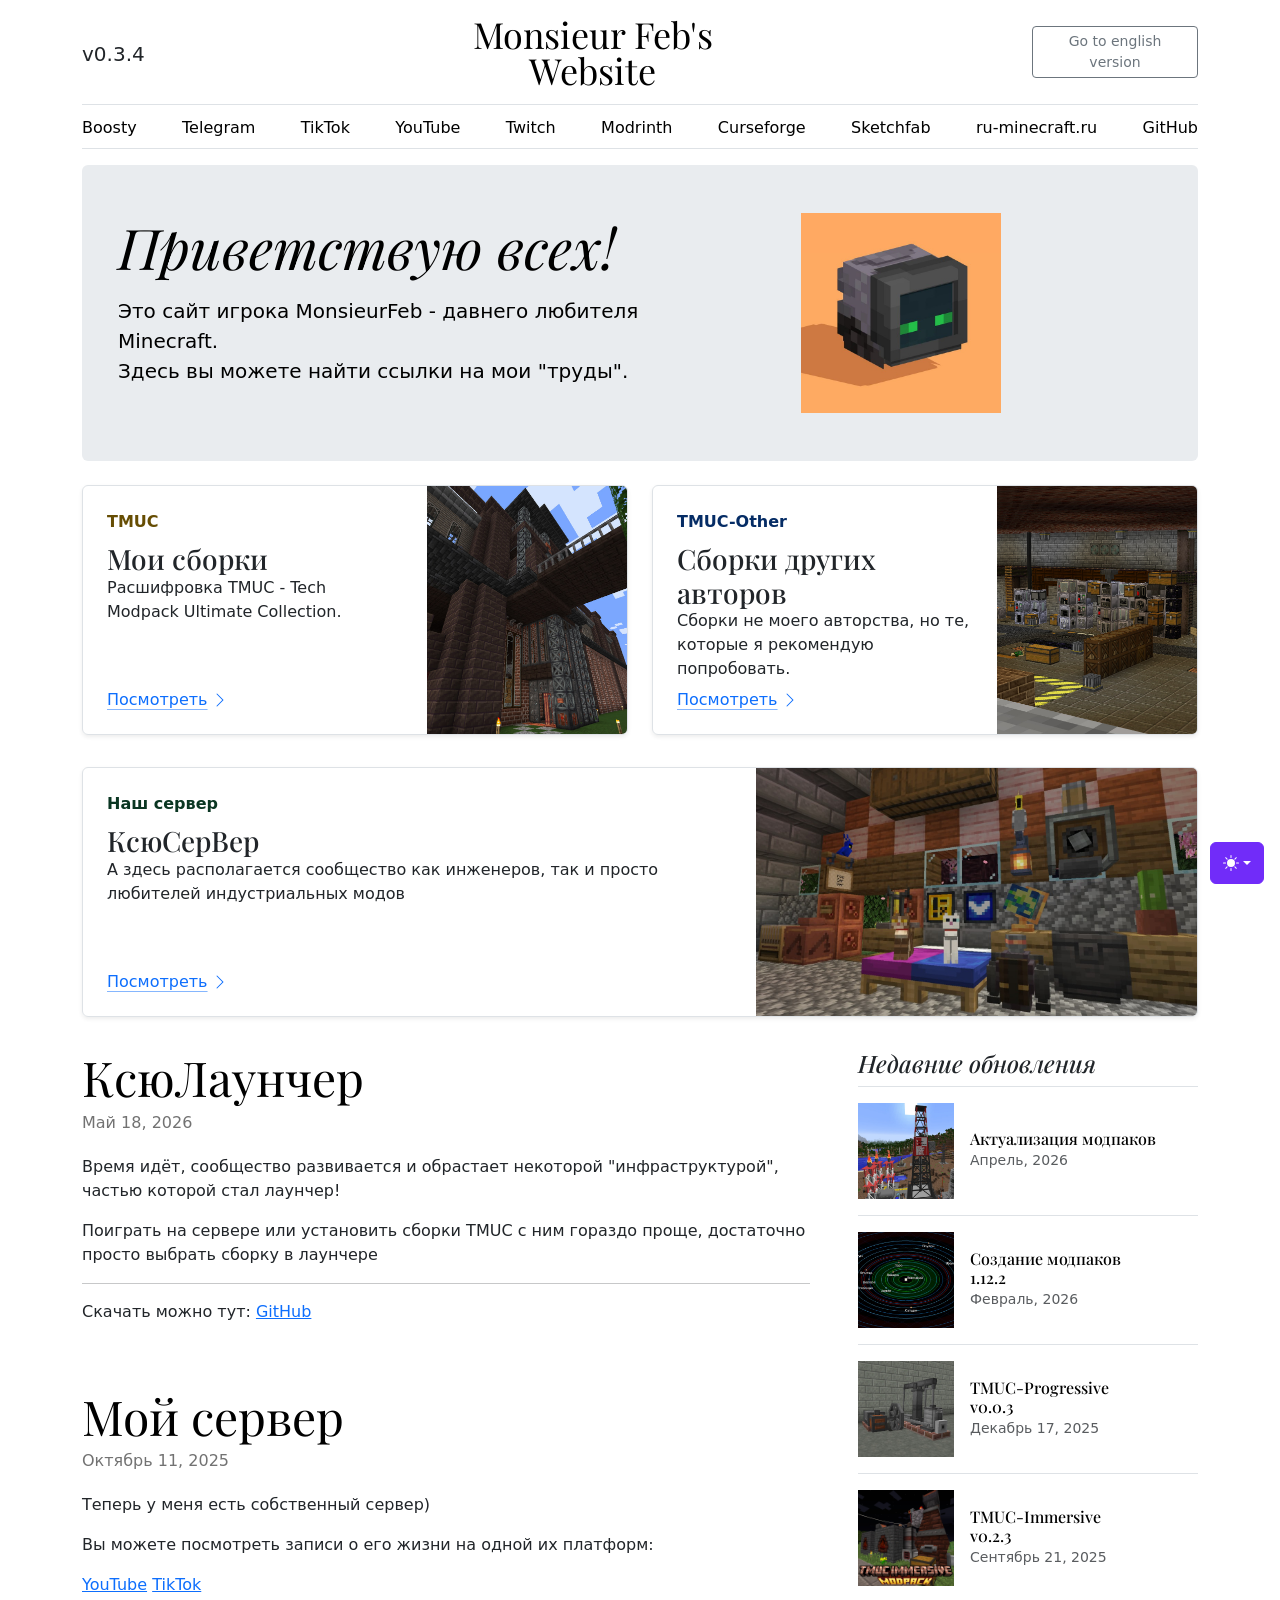
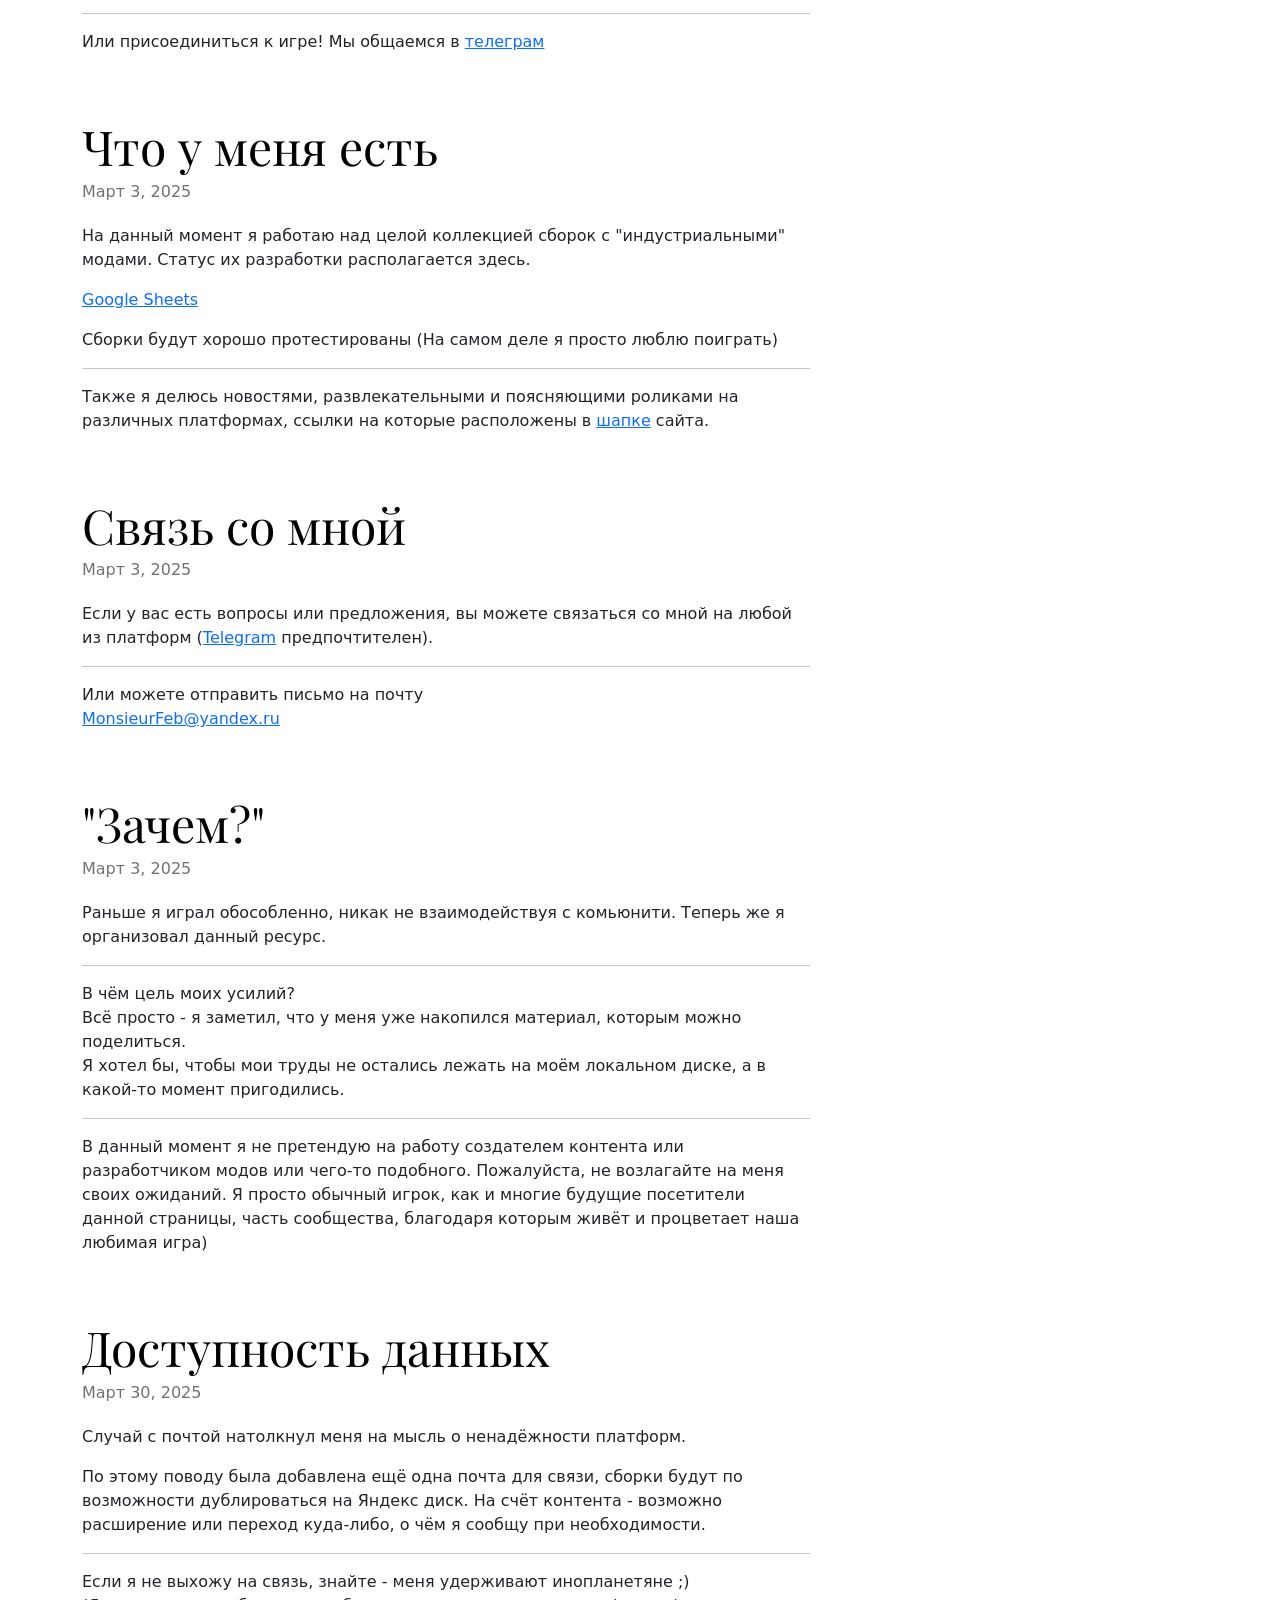
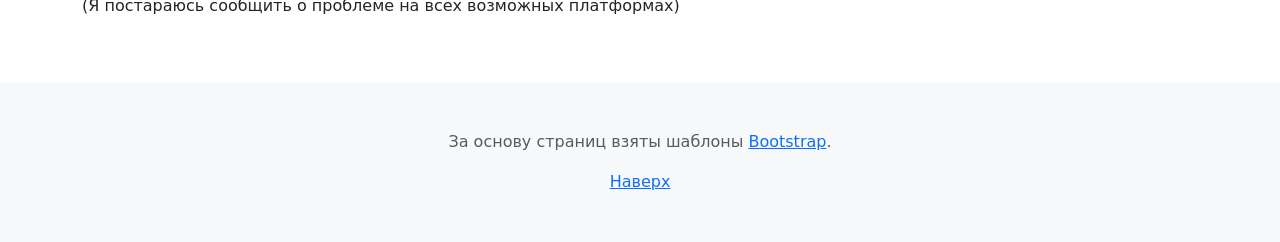
<file: index.html>
<!-- <link rel="canonical" href="https://getbootstrap.com/docs/5.3/examples/blog/"> -->
<!doctype html>
<html lang="ru" data-bs-theme="auto">
  <head><script src="./assets/js/color-modes.js"></script>

    <!-- SEO Метатеги -->
    <link rel="alternate" hreflang="en" href="https://monsieurfeb.github.io/eng.html" />
    <meta name="description" content="Главный хаб проекта MonsieurFeb. Новости разработки индустриальных сборок TMUC, обновления KsuLauncher, записи из жизни сервера и контакты автора.">
    <meta name="keywords" content="MonsieurFeb, хаб MonsieurFeb, новости майнкрафт, TMUC новости, KsuLauncher, КсюСерВер, индустриальный майнкрафт, блог игрока">
    <meta name="author" content="MonsieurFeb">
    <meta name="robots" content="index, follow">

    <!-- Open Graph (Маленькое превью для Telegram, Discord, VK) -->
    <meta property="og:type" content="website">
    <meta property="og:url" content="https://monsieurfeb.github.io/">
    <meta property="og:title" content="MonsieurFeb's Website — Главный хаб и новости">
    <meta property="og:description" content="Официальный сайт игрока MonsieurFeb. Новости проекта, ссылки на ресурсы, обновления модов и связь с автором.">
    <meta property="og:image" content="https://monsieurfeb.github.io/assets/brand/MonsieurFeb.jpg">

    <!-- Twitter Card (Компактный вид summary) -->
    <meta name="twitter:card" content="summary">
    <meta name="twitter:url" content="https://monsieurfeb.github.io/">
    <meta name="twitter:title" content="MonsieurFeb's Website">
    <meta name="twitter:description" content="Главный хаб проекта: новости индустриальных сборок TMUC, лаунчера и сервера.">
    <meta name="twitter:image" content="https://monsieurfeb.github.io/assets/brand/MonsieurFeb.jpg">

    <!-- Базовые метатеги для адаптивности и кодировки -->
    <meta charset="utf-8">
    <meta name="viewport" content="width=device-width, initial-scale=1">
    <title>MonsieurFeb | Главный хаб проекта</title>
    <link rel="icon" type="image/x-icon" href="assets/images/basic/favicon.ico">
    <link href="./assets/dist/css/bootstrap.min.css" rel="stylesheet">

    <style>
      .bd-placeholder-img {
        font-size: 1.125rem;
        text-anchor: middle;
        -webkit-user-select: none;
        -moz-user-select: none;
        user-select: none;
      }

      @media (min-width: 768px) {
        .bd-placeholder-img-lg {
          font-size: 3.5rem;
        }
      }

      .b-example-divider {
        width: 100%;
        height: 3rem;
        background-color: rgba(0, 0, 0, .1);
        border: solid rgba(0, 0, 0, .15);
        border-width: 1px 0;
        box-shadow: inset 0 .5em 1.5em rgba(0, 0, 0, .1), inset 0 .125em .5em rgba(0, 0, 0, .15);
      }

      .b-example-vr {
        flex-shrink: 0;
        width: 1.5rem;
        height: 100vh;
      }

      .bi {
        vertical-align: -.125em;
        fill: currentColor;
      }

      .nav-scroller {
        position: relative;
        z-index: 2;
        height: 2.75rem;
        overflow-y: hidden;
      }

      .nav-scroller .nav {
        display: flex;
        flex-wrap: nowrap;
        padding-bottom: 1rem;
        margin-top: -1px;
        overflow-x: auto;
        text-align: center;
        white-space: nowrap;
        -webkit-overflow-scrolling: touch;
      }

      .btn-bd-primary {
        --bd-violet-bg: #712cf9;
        --bd-violet-rgb: 112.520718, 44.062154, 249.437846;

        --bs-btn-font-weight: 600;
        --bs-btn-color: var(--bs-white);
        --bs-btn-bg: var(--bd-violet-bg);
        --bs-btn-border-color: var(--bd-violet-bg);
        --bs-btn-hover-color: var(--bs-white);
        --bs-btn-hover-bg: #6528e0;
        --bs-btn-hover-border-color: #6528e0;
        --bs-btn-focus-shadow-rgb: var(--bd-violet-rgb);
        --bs-btn-active-color: var(--bs-btn-hover-color);
        --bs-btn-active-bg: #5a23c8;
        --bs-btn-active-border-color: #5a23c8;
      }

      .bd-mode-toggle {
        z-index: 1500;
      }

      .bd-mode-toggle .dropdown-menu .active .bi {
        display: block !important;
      }
    </style>
    
    <!-- Custom styles for this template -->
    <link href="https://fonts.googleapis.com/css?family=Playfair&#43;Display:700,900&amp;display=swap" rel="stylesheet">
    <!-- Custom styles for this template -->
    <link href="assets/css/blog.css" rel="stylesheet">
    <meta name="google-site-verification" content="H0S3NnXtul935IEePgaw74tZ9kMzsE6bho9nnLxBcjw" />
    <meta name="yandex-verification" content="38055731cee8d27a" />
  </head>
  <body>
    <svg xmlns="http://www.w3.org/2000/svg" class="d-none">
      <symbol id="check2" viewBox="0 0 16 16">
        <path d="M13.854 3.646a.5.5 0 0 1 0 .708l-7 7a.5.5 0 0 1-.708 0l-3.5-3.5a.5.5 0 1 1 .708-.708L6.5 10.293l6.646-6.647a.5.5 0 0 1 .708 0z"/>
      </symbol>
      <symbol id="circle-half" viewBox="0 0 16 16">
        <path d="M8 15A7 7 0 1 0 8 1v14zm0 1A8 8 0 1 1 8 0a8 8 0 0 1 0 16z"/>
      </symbol>
      <symbol id="moon-stars-fill" viewBox="0 0 16 16">
        <path d="M6 .278a.768.768 0 0 1 .08.858 7.208 7.208 0 0 0-.878 3.46c0 4.021 3.278 7.277 7.318 7.277.527 0 1.04-.055 1.533-.16a.787.787 0 0 1 .81.316.733.733 0 0 1-.031.893A8.349 8.349 0 0 1 8.344 16C3.734 16 0 12.286 0 7.71 0 4.266 2.114 1.312 5.124.06A.752.752 0 0 1 6 .278z"/>
        <path d="M10.794 3.148a.217.217 0 0 1 .412 0l.387 1.162c.173.518.579.924 1.097 1.097l1.162.387a.217.217 0 0 1 0 .412l-1.162.387a1.734 1.734 0 0 0-1.097 1.097l-.387 1.162a.217.217 0 0 1-.412 0l-.387-1.162A1.734 1.734 0 0 0 9.31 6.593l-1.162-.387a.217.217 0 0 1 0-.412l1.162-.387a1.734 1.734 0 0 0 1.097-1.097l.387-1.162zM13.863.099a.145.145 0 0 1 .274 0l.258.774c.115.346.386.617.732.732l.774.258a.145.145 0 0 1 0 .274l-.774.258a1.156 1.156 0 0 0-.732.732l-.258.774a.145.145 0 0 1-.274 0l-.258-.774a1.156 1.156 0 0 0-.732-.732l-.774-.258a.145.145 0 0 1 0-.274l.774-.258c.346-.115.617-.386.732-.732L13.863.1z"/>
      </symbol>
      <symbol id="sun-fill" viewBox="0 0 16 16">
        <path d="M8 12a4 4 0 1 0 0-8 4 4 0 0 0 0 8zM8 0a.5.5 0 0 1 .5.5v2a.5.5 0 0 1-1 0v-2A.5.5 0 0 1 8 0zm0 13a.5.5 0 0 1 .5.5v2a.5.5 0 0 1-1 0v-2A.5.5 0 0 1 8 13zm8-5a.5.5 0 0 1-.5.5h-2a.5.5 0 0 1 0-1h2a.5.5 0 0 1 .5.5zM3 8a.5.5 0 0 1-.5.5h-2a.5.5 0 0 1 0-1h2A.5.5 0 0 1 3 8zm10.657-5.657a.5.5 0 0 1 0 .707l-1.414 1.415a.5.5 0 1 1-.707-.708l1.414-1.414a.5.5 0 0 1 .707 0zm-9.193 9.193a.5.5 0 0 1 0 .707L3.05 13.657a.5.5 0 0 1-.707-.707l1.414-1.414a.5.5 0 0 1 .707 0zm9.193 2.121a.5.5 0 0 1-.707 0l-1.414-1.414a.5.5 0 0 1 .707-.707l1.414 1.414a.5.5 0 0 1 0 .707zM4.464 4.465a.5.5 0 0 1-.707 0L2.343 3.05a.5.5 0 1 1 .707-.707l1.414 1.414a.5.5 0 0 1 0 .708z"/>
      </symbol>
    </svg>

    <div class="dropdown position-fixed bottom-0 end-0 mb-3 me-3 bd-mode-toggle">
      <button class="btn btn-bd-primary py-2 dropdown-toggle d-flex align-items-center"
              id="bd-theme"
              type="button"
              aria-expanded="false"
              data-bs-toggle="dropdown"
              aria-label="Toggle theme (auto)">
        <svg class="bi my-1 theme-icon-active" width="1em" height="1em"><use href="#circle-half"></use></svg>
        <span class="visually-hidden" id="bd-theme-text">Toggle theme</span>
      </button>
      <ul class="dropdown-menu dropdown-menu-end shadow" aria-labelledby="bd-theme-text">
        <li>
          <button type="button" class="dropdown-item d-flex align-items-center" data-bs-theme-value="light" aria-pressed="false">
            <svg class="bi me-2 opacity-50" width="1em" height="1em"><use href="#sun-fill"></use></svg>
            Светлая
            <svg class="bi ms-auto d-none" width="1em" height="1em"><use href="#check2"></use></svg>
          </button>
        </li>
        <li>
          <button type="button" class="dropdown-item d-flex align-items-center" data-bs-theme-value="dark" aria-pressed="false">
            <svg class="bi me-2 opacity-50" width="1em" height="1em"><use href="#moon-stars-fill"></use></svg>
            Тёмная
            <svg class="bi ms-auto d-none" width="1em" height="1em"><use href="#check2"></use></svg>
          </button>
        </li>
        <li>
          <button type="button" class="dropdown-item d-flex align-items-center active" data-bs-theme-value="auto" aria-pressed="true">
            <svg class="bi me-2 opacity-50" width="1em" height="1em"><use href="#circle-half"></use></svg>
            Системная
            <svg class="bi ms-auto d-none" width="1em" height="1em"><use href="#check2"></use></svg>
          </button>
        </li>
      </ul>
    </div>

    <svg xmlns="http://www.w3.org/2000/svg" class="d-none">
      <symbol id="aperture" fill="none" stroke="currentColor" stroke-linecap="round" stroke-linejoin="round" stroke-width="2" viewBox="0 0 24 24">
        <circle cx="12" cy="12" r="10"/>
        <path d="M14.31 8l5.74 9.94M9.69 8h11.48M7.38 12l5.74-9.94M9.69 16L3.95 6.06M14.31 16H2.83m13.79-4l-5.74 9.94"/>
      </symbol>
      <symbol id="cart" viewBox="0 0 16 16">
        <path d="M0 1.5A.5.5 0 0 1 .5 1H2a.5.5 0 0 1 .485.379L2.89 3H14.5a.5.5 0 0 1 .49.598l-1 5a.5.5 0 0 1-.465.401l-9.397.472L4.415 11H13a.5.5 0 0 1 0 1H4a.5.5 0 0 1-.491-.408L2.01 3.607 1.61 2H.5a.5.5 0 0 1-.5-.5zM3.102 4l.84 4.479 9.144-.459L13.89 4H3.102zM5 12a2 2 0 1 0 0 4 2 2 0 0 0 0-4zm7 0a2 2 0 1 0 0 4 2 2 0 0 0 0-4zm-7 1a1 1 0 1 1 0 2 1 1 0 0 1 0-2zm7 0a1 1 0 1 1 0 2 1 1 0 0 1 0-2z"/>
      </symbol>
      <symbol id="chevron-right" viewBox="0 0 16 16">
        <path fill-rule="evenodd" d="M4.646 1.646a.5.5 0 0 1 .708 0l6 6a.5.5 0 0 1 0 .708l-6 6a.5.5 0 0 1-.708-.708L10.293 8 4.646 2.354a.5.5 0 0 1 0-.708z"/>
      </symbol>
    </svg>

    <div class="container">
      <header class="border-bottom lh-1 py-3">
        <div class="row flex-nowrap justify-content-between align-items-center">
          <div class="col-1 pt-1">
            <p class="lead my-1">v0.3.4</p>
          </div>
          <div class="col-4 text-center">
            <a class="blog-header-logo text-body-emphasis text-decoration-none" href="#">Monsieur Feb's Website</a>
          </div>
          <div class="col-2 d-flex justify-content-end align-items-center">
            <a class="btn btn-sm btn-outline-secondary" href="eng.html">Go to english version</a>
          </div>
        </div>
      </header>

      <div class="nav-scroller py-1 mb-3 border-bottom">
        <nav class="nav nav-underline justify-content-between">
          <a class="nav-item nav-link link-body-emphasis" href="https://boosty.to/monsieurfeb/donate" rel="sponsored noopener noreferrer" target="_blank">Boosty</a>
          <a class="nav-item nav-link link-body-emphasis" href="https://t.me/thirdBTP" rel="nofollow noopener noreferrer" target="_blank">Telegram</a>
          <a class="nav-item nav-link link-body-emphasis" href="https://www.tiktok.com/@monsieurfeb" rel="noopener noreferrer" target="_blank">TikTok</a>
          <a class="nav-item nav-link link-body-emphasis" href="https://www.youtube.com/@MonsieurFeb" rel="noopener noreferrer" target="_blank">YouTube</a>
          <a class="nav-item nav-link link-body-emphasis" href="https://www.twitch.tv/monsieurfeb" rel="noopener noreferrer" target="_blank">Twitch</a>
          <a class="nav-item nav-link link-body-emphasis" href="https://modrinth.com/user/MonsieurFeb" rel="noopener noreferrer" target="_blank">Modrinth</a>
          <a class="nav-item nav-link link-body-emphasis" href="https://www.curseforge.com/members/MonsieurFeb/projects" rel="noopener noreferrer" target="_blank">Curseforge</a>
          <a class="nav-item nav-link link-body-emphasis" href="https://sketchfab.com/MonsieurFeb" rel="noopener noreferrer" target="_blank">Sketchfab</a>
          <a class="nav-item nav-link link-body-emphasis" href="https://ru-minecraft.ru/user/MonsieurFeb/" rel="nofollow noopener noreferrer" target="_blank">ru-minecraft.ru</a>
          <a class="nav-item nav-link link-body-emphasis" href="https://github.com/MonsieurFeb" rel="noopener noreferrer" target="_blank">GitHub</a>
        </nav>
      </div>
    </div>

    <main class="container">
      <div class="p-4 p-md-5 mb-4 rounded text-body-emphasis bg-body-secondary">
        <div class="row">
          <div class="col-lg-6 px-0">
            <h1 class="display-4 fst-italic">Приветствую всех!</h1>
            <p class="lead my-3">Это сайт игрока MonsieurFeb - давнего любителя Minecraft.<br>Здесь вы можете найти ссылки на мои "труды".</p>

          </div>
          <div class="col d-flex justify-content-center">
            <img src="assets/images/basic/MonsieurFeb.jpg" width="200" height="200" alt="Место под мою аву">
          </div>
        </div>
      </div>

      <div class="row mb-2">
        <div class="col-md-6">
          <div class="row g-0 border rounded overflow-hidden flex-md-row mb-4 shadow-sm h-md-250 position-relative">
            <div class="col p-4 d-flex flex-column position-static">
              <strong class="d-inline-block mb-2 text-warning-emphasis">TMUC</strong>
              <h3 class="mb-0">Мои сборки</h3>
              <p class="card-text mb-auto">Расшифровка TMUC - Tech Modpack Ultimate Collection.</p>
              <a href="modpacks.html" class="icon-link gap-1 icon-link-hover stretched-link">
                Посмотреть
                <svg class="bi"><use xlink:href="#chevron-right"/></svg>
              </a>
            </div>
            <div class="col-auto d-none d-lg-block">
              <img src="assets/images/basic/MyModpacksLogo.jpg" height="250" alt="Место под картику TMUC">
            </div>
          </div>
        </div>
        <div class="col-md-6">
          <div class="row g-0 border rounded overflow-hidden flex-md-row mb-4 shadow-sm h-md-250 position-relative">
            <div class="col p-4 d-flex flex-column position-static">
              <strong class="d-inline-block mb-2 text-primary-emphasis">TMUC-Other</strong>
              <h3 class="mb-0">Сборки других авторов</h3>
              <p class="mb-auto">Сборки не моего авторства, но те, которые я рекомендую попробовать.</p>
              <a href="modpacks.html#otherauthors" class="icon-link gap-1 icon-link-hover stretched-link">
                Посмотреть
                <svg class="bi"><use xlink:href="#chevron-right"/></svg>
              </a>
            </div>
            <div class="col-auto d-none d-lg-block">
              <img src="assets/images/basic/OtherModpacksLogo.jpg" height="250" alt="Место под картинку других сборок">
            </div>
          </div>
        </div>
      </div>

      <div class="row mb-2">
        <div class="col-md-12">
          <div class="row g-0 border rounded overflow-hidden flex-md-row mb-4 shadow-sm h-md-250 position-relative">
            <div class="col p-4 d-flex flex-column position-static">
              <strong class="d-inline-block mb-2 text-success-emphasis">Наш сервер</strong>
              <h3 class="mb-0">КсюСерВер</h3>
              <p class="card-text mb-auto">А здесь располагается сообщество как инженеров, так и просто любителей индустриальных модов</p>
              <a href="server.html" class="icon-link gap-1 icon-link-hover stretched-link">
                Посмотреть
                <svg class="bi"><use xlink:href="#chevron-right"/></svg>
              </a>
            </div>
            <div class="col-auto d-none d-lg-block">
              <img src="assets/images/basic/KsuSerVer.jpg" height="250" alt="Картинка КсюСерВера">
            </div>
          </div>
        </div>
      </div>

      <div class="row g-5">
        <div class="col-md-8">
          <article class="blog-post">
            <h2 class="display-5 link-body-emphasis mb-1">КсюЛаунчер</h2>
            <p class="blog-post-meta">Май 18, 2026</p>
            <p></p>
            <p>Время идёт, сообщество развивается и обрастает некоторой "инфраструктурой", частью которой стал лаунчер!</p>
            <p>Поиграть на сервере или установить сборки TMUC с ним гораздо проще, достаточно просто выбрать сборку в лаунчере</p>
            <hr>
            <p>Скачать можно тут: <a href="https://github.com/MonsieurFeb/KsuLauncher/releases" rel="noopener noreferrer" target="_blank">GitHub</a></p>
          </article>

          <article class="blog-post">
            <h2 class="display-5 link-body-emphasis mb-1">Мой сервер</h2>
            <p class="blog-post-meta">Октябрь 11, 2025</p>
            <p>Теперь у меня есть собственный сервер)</p>
            <p>Вы можете посмотреть записи о его жизни на одной их платформ:</p>
            <p>
              <a href="https://www.youtube.com/playlist?list=PLwB268AI7jczYGq-Z_gXDvkkrSiozGg8n" rel="noopener noreferrer" target="_blank">YouTube</a>
              <a href="https://vt.tiktok.com/ZSyK8AmGc/" rel="noopener noreferrer" target="_blank">TikTok</a>
            </p>
            <hr>
            <p>Или присоединиться к игре! Мы общаемся в <a href="https://t.me/thirdBTP" rel="nofollow noopener noreferrer" target="_blank">телеграм</a></p>
          </article>

          <article class="blog-post">
            <h2 class="display-5 link-body-emphasis mb-1">Что у меня есть</h2>
            <p class="blog-post-meta">Март 3, 2025</p>
            <p>На данный момент я работаю над целой коллекцией сборок с "индустриальными" модами. Статус их разработки располагается здесь.</p>
            <p><a href="https://docs.google.com/spreadsheets/d/1u5vIX8oGjELeDfsSiaR8NvIATlkEW-N-MmX3r2Xlx8Q/edit?usp=sharing" rel="nofollow noopener noreferrer" target="_blank">Google Sheets</a></p>
            <p>Сборки будут хорошо протестированы (На самом деле я просто люблю поиграть)</p>
            <hr>
            <p>Также я делюсь новостями, развлекательными и поясняющими роликами на различных платформах, ссылки на которые расположены в <a href="#">шапке</a> сайта.</p>
          </article>

          <article class="blog-post">
            <h2 class="display-5 link-body-emphasis mb-1">Связь со мной</h2>
            <p class="blog-post-meta">Март 3, 2025</p>
            <p>Если у вас есть вопросы или предложения, вы можете связаться со мной на любой из платформ (<a href="https://t.me/thirdBTP/824" rel="nofollow noopener noreferrer" target="_blank">Telegram</a>
              предпочтителен).</p>
            <hr>
            <p>Или можете отправить письмо на почту<br><a href="mailto:MonsieurFeb@yandex.ru">MonsieurFeb@yandex.ru</a></p>
          </article>

          <article class="blog-post">
            <h2 class="display-5 link-body-emphasis mb-1">"Зачем?"</h2>
            <p class="blog-post-meta">Март 3, 2025</p>
            <p>Раньше я играл обособленно, никак не взаимодействуя с комьюнити. Теперь же я организовал данный ресурс.</p>
            <hr>
            <p>В чём цель моих усилий?<br>
              Всё просто - я заметил, что у меня уже накопился материал, которым можно поделиться.<br>
              Я хотел бы, чтобы мои труды не остались лежать на моём локальном диске, а в какой-то момент пригодились.</p>
            <hr>
            <p>В данный момент я не претендую на работу создателем контента или разработчиком модов или чего-то подобного.
              Пожалуйста, не возлагайте на меня своих ожиданий.
              Я просто обычный игрок, как и многие будущие посетители данной страницы, часть сообщества, благодаря которым живёт и процветает наша любимая игра)</p>
          </article>

          <article class="blog-post">
            <h2 class="display-5 link-body-emphasis mb-1">Доступность данных</h2>
            <p class="blog-post-meta">Март 30, 2025</p>
            <p>Случай с почтой натолкнул меня на мысль о ненадёжности платформ.</p>
            <p>По этому поводу была добавлена ещё одна почта для связи, сборки будут по возможности дублироваться на
              Яндекс диск. На счёт контента - возможно расширение или переход куда-либо, о чём я сообщу при необходимости.</p>
            <hr>
            <p>Если я не выхожу на связь, знайте - меня удерживают инопланетяне ;)
              <br>(Я постараюсь сообщить о проблеме на всех возможных платформах)</p>
          </article>
        </div>

        <div class="col-md-4">
          <div class="position-sticky" style="top: 2rem;">
            <div>
              <h4 class="fst-italic">Недавние обновления</h4>
              <ul class="list-unstyled">
                <li>
                  <a class="d-flex flex-column flex-lg-row gap-3 align-items-start align-items-lg-center py-3 link-body-emphasis text-decoration-none border-top" href="modpacks.html">
                    <img src="assets/images/modpacks/HBM.jpg" height="96" alt="Картинка TMUC-HBM">
                    <div class="col-lg-8">
                      <h6 class="mb-0">Актуализация модпаков<br> </h6>
                      <small class="text-body-secondary">Апрель, 2026</small>
                    </div>
                  </a>
                </li>
                <li>
                  <a class="d-flex flex-column flex-lg-row gap-3 align-items-start align-items-lg-center py-3 link-body-emphasis text-decoration-none border-top" href="modpacks.html#ClassicalSpace">
                    <img src="assets/images/modpacks/ClassicalSpace.jpg" height="96" alt="Картинка TMUC-ClassicalSpace">
                    <div class="col-lg-8">
                      <h6 class="mb-0">Создание модпаков<br>1.12.2</h6>
                      <small class="text-body-secondary">Февраль, 2026</small>
                    </div>
                  </a>
                </li>
                <li>
                  <a class="d-flex flex-column flex-lg-row gap-3 align-items-start align-items-lg-center py-3 link-body-emphasis text-decoration-none border-top" href="modpacks.html#Progressive">
                    <img src="assets/images/modpacks/Progressive.jpg" height="96" alt="Картинка TMUC-Progressive">
                    <div class="col-lg-8">
                      <h6 class="mb-0">TMUC-Progressive<br>v0.0.3</h6>
                      <small class="text-body-secondary">Декабрь 17, 2025</small>
                    </div>
                  </a>
                </li>
                <li>
                  <a class="d-flex flex-column flex-lg-row gap-3 align-items-start align-items-lg-center py-3 link-body-emphasis text-decoration-none border-top" href="modpacks.html#Immersive">
                    <img src="assets/images/modpacks/Immersive.jpg" height="96" alt="Картинка TMUC-Immersive">
                    <div class="col-lg-8">
                      <h6 class="mb-0">TMUC-Immersive<br>v0.2.3</h6>
                      <small class="text-body-secondary">Сентябрь 21, 2025</small>
                    </div>
                  </a>
                </li>
<!--                <li>-->
<!--                  <a class="d-flex flex-column flex-lg-row gap-3 align-items-start align-items-lg-center py-3 link-body-emphasis text-decoration-none border-top" href="modpacks.html#immersive">-->
<!--                    <img src="assets/brand/icon/Immersive.jpg" height="96" alt="There should be a picture here :(">-->
<!--                    <div class="col-lg-8">-->
<!--                      <h6 class="mb-0">TMUC-Immersive<br>v0.2.2</h6>-->
<!--                      <small class="text-body-secondary">Август 19, 2025</small>-->
<!--                    </div>-->
<!--                  </a>-->
<!--                </li>-->
<!--                <li>-->
<!--                  <a class="d-flex flex-column flex-lg-row gap-3 align-items-start align-items-lg-center py-3 link-body-emphasis text-decoration-none border-top" href="modpacks.html#otherside">-->
<!--                    <img src="assets/brand/icon/OtherSide.jpg" height="96" alt="There should be a picture here :(">-->
<!--                    <div class="col-lg-8">-->
<!--                      <h6 class="mb-0">TMUC-OtherSide<br>v0.0.1</h6>-->
<!--                      <small class="text-body-secondary">Июнь 27, 2025</small>-->
<!--                    </div>-->
<!--                  </a>-->
<!--                </li>-->
<!--                <li>-->
<!--                  <a class="d-flex flex-column flex-lg-row gap-3 align-items-start align-items-lg-center py-3 link-body-emphasis text-decoration-none border-top" href="modpacks.html#vanguard">-->
<!--                    <img src="assets/brand/icon/Vanguard.jpg" height="96" alt="There should be a picture here :(">-->
<!--                    <div class="col-lg-8">-->
<!--                      <h6 class="mb-0">TMUC-Vanguard<br>v0.0.1</h6>-->
<!--                      <small class="text-body-secondary">Июнь 18, 2025</small>-->
<!--                    </div>-->
<!--                  </a>-->
<!--                </li>-->
              </ul>
            </div>
          </div>
        </div>
      </div>
    </main>

    <footer class="py-5 text-center text-body-secondary bg-body-tertiary">
      <p>За основу страниц взяты шаблоны <a href="https://getbootstrap.com/" rel="noopener noreferrer" target="_blank">Bootstrap</a>.</p>
      <p class="mb-0">
        <a href="#">Наверх</a>
      </p>
    </footer>
    <script src="./assets/dist/js/bootstrap.bundle.min.js"></script>

  </body>
</html>
</file>
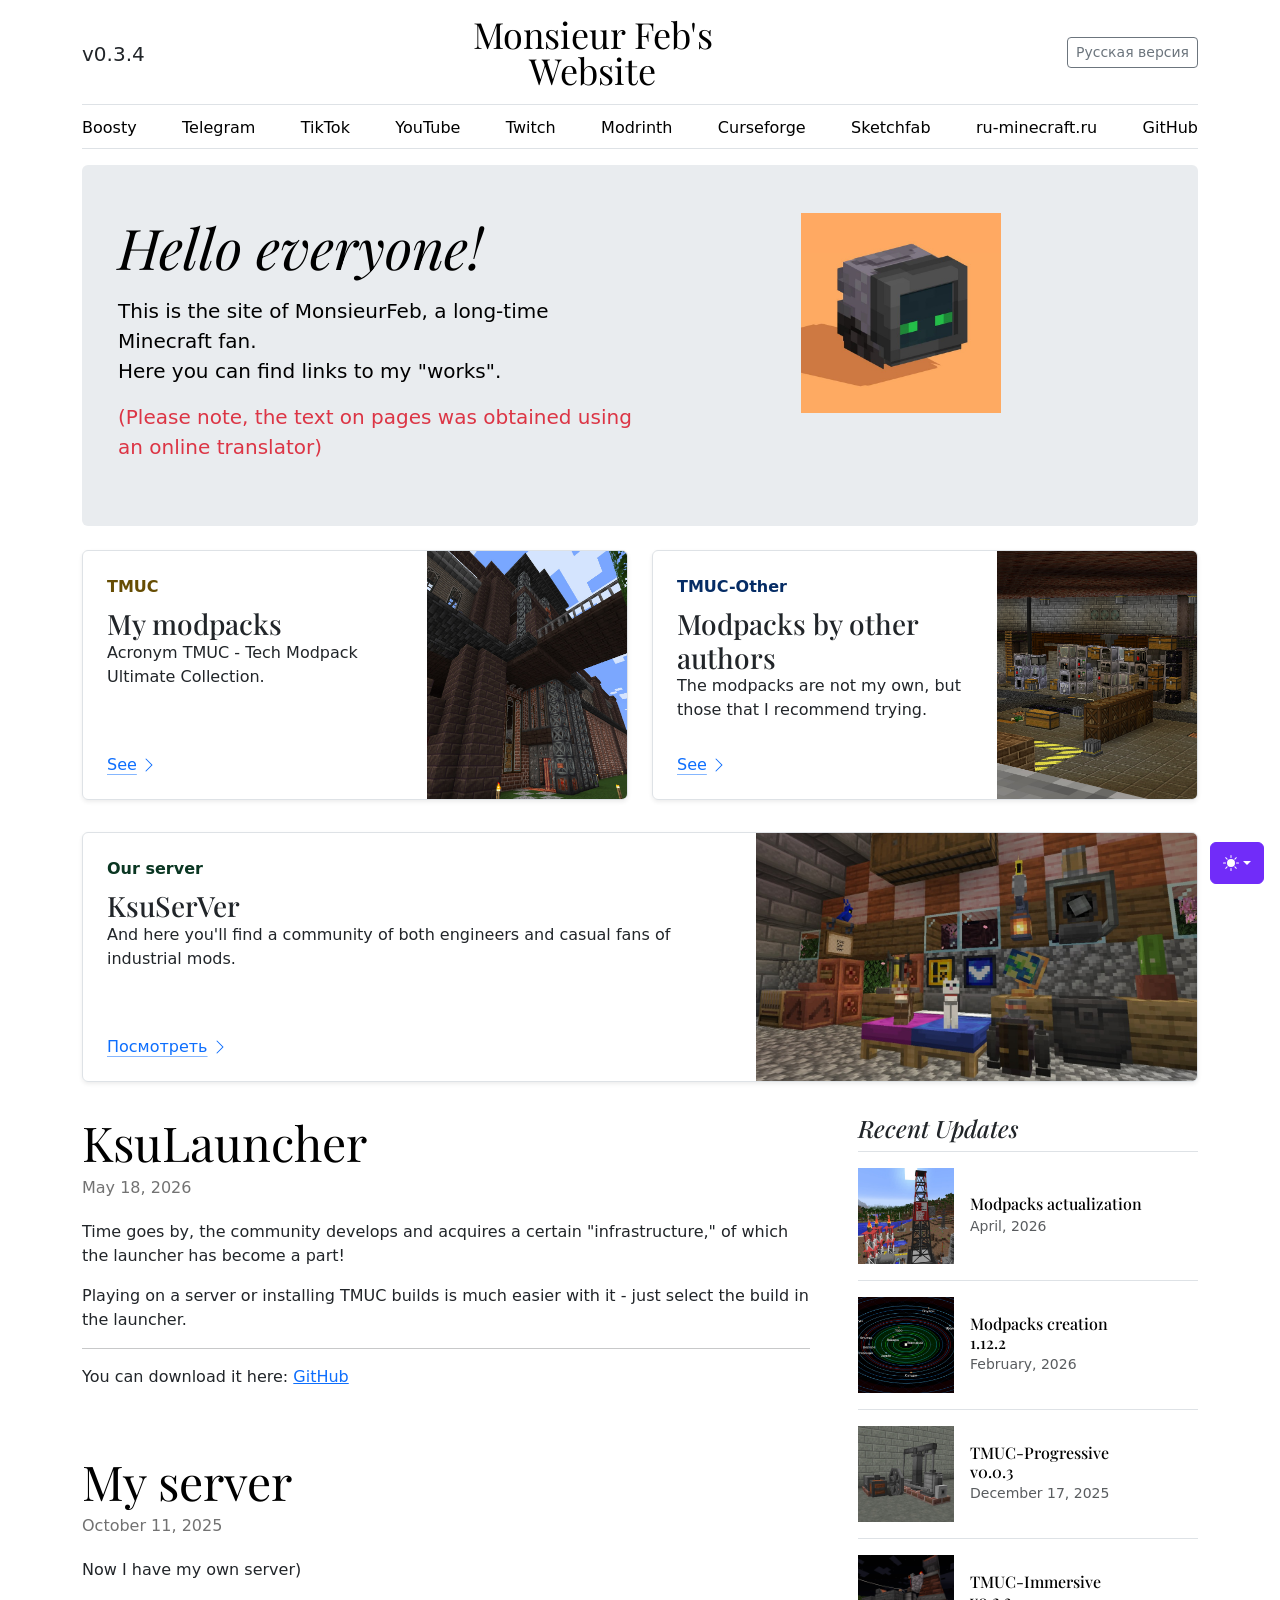
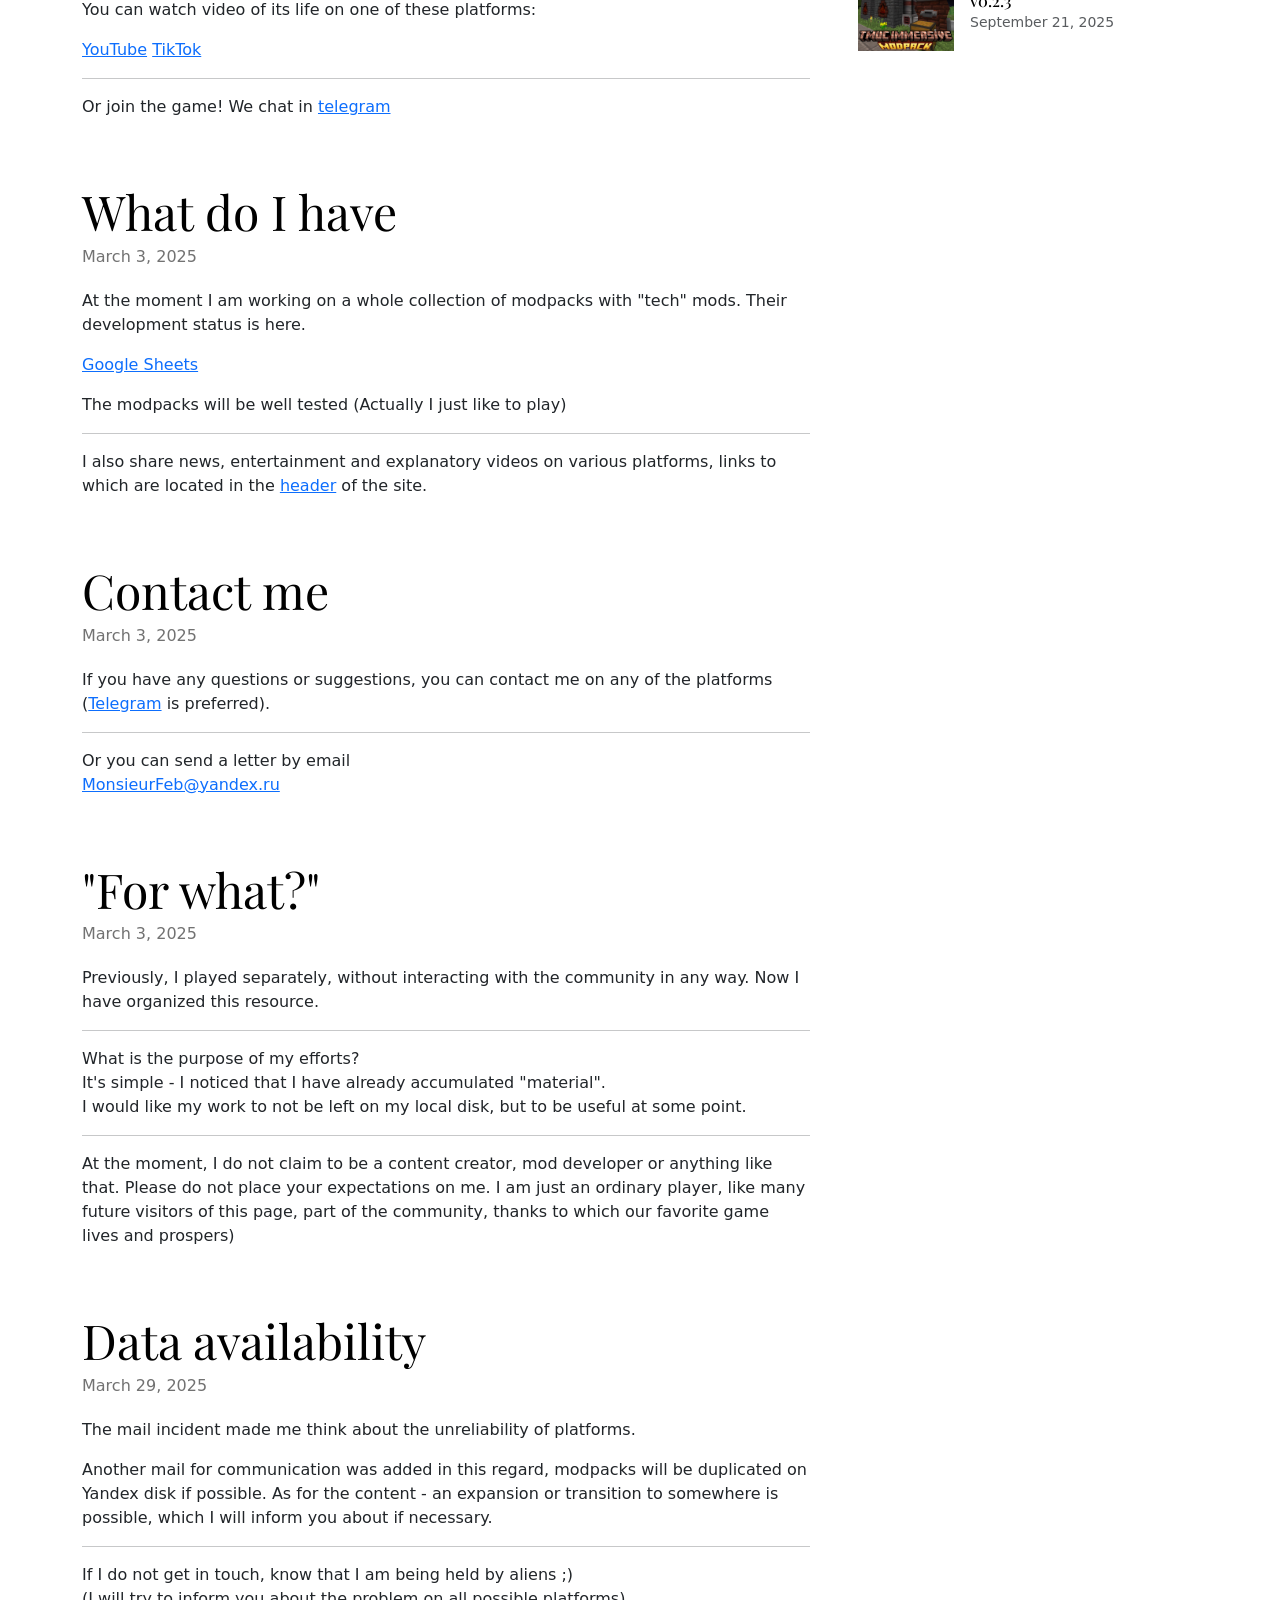
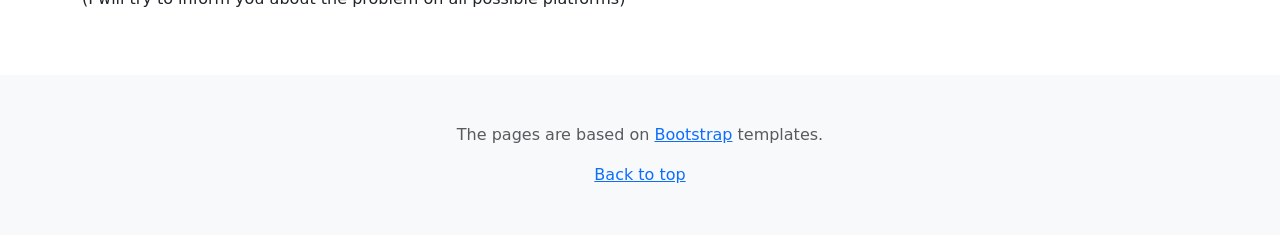
<file: eng.html>
<!-- <link rel="canonical" href="https://getbootstrap.com/docs/5.3/examples/blog/"> -->
<!doctype html>
<html lang="en" data-bs-theme="auto">
  <head><script src="./assets/js/color-modes.js"></script>

    <!-- SEO Meta Tags -->
    <link rel="alternate" hreflang="ru" href="https://monsieurfeb.github.io/" />
    <meta name="description" content="The main hub of MonsieurFeb. Stay updated with TMUC industrial modpack development, KsuLauncher updates, server news, and author contacts.">
    <meta name="keywords" content="MonsieurFeb, MonsieurFeb hub, minecraft news, TMUC news, KsuLauncher, KsuServer, industrial minecraft blog">
    <meta name="author" content="MonsieurFeb">
    <meta name="robots" content="index, follow">

    <!-- Open Graph (Compact preview) -->
    <meta property="og:type" content="website">
    <meta property="og:url" content="https://monsieurfeb.github.io/eng.html">
    <meta property="og:title" content="MonsieurFeb's Website — Project Hub & News">
    <meta property="og:description" content="Official website of MonsieurFeb. Project updates, useful links, modpack status, and social media channels.">
    <meta property="og:image" content="https://monsieurfeb.github.io/assets/brand/MonsieurFeb.jpg">

    <!-- Twitter Card (Summary mode) -->
    <meta name="twitter:card" content="summary">
    <meta name="twitter:url" content="https://monsieurfeb.github.io/eng.html">
    <meta name="twitter:title" content="MonsieurFeb's Website">
    <meta name="twitter:description" content="Main project hub: news about TMUC industrial modpacks, launcher, and server updates.">
    <meta name="twitter:image" content="https://monsieurfeb.github.io/assets/brand/MonsieurFeb.jpg">

    <!-- Base meta tags for responsiveness and encoding -->
    <meta charset="utf-8">
    <meta name="viewport" content="width=device-width, initial-scale=1">
    <title>MonsieurFeb | Minecraft Tech Modpacks & Server Hub</title>
    <link rel="icon" type="image/x-icon" href="assets/images/basic/favicon.ico">
    <link href="./assets/dist/css/bootstrap.min.css" rel="stylesheet">

    <style>
      .bd-placeholder-img {
        font-size: 1.125rem;
        text-anchor: middle;
        -webkit-user-select: none;
        -moz-user-select: none;
        user-select: none;
      }

      @media (min-width: 768px) {
        .bd-placeholder-img-lg {
          font-size: 3.5rem;
        }
      }

      .b-example-divider {
        width: 100%;
        height: 3rem;
        background-color: rgba(0, 0, 0, .1);
        border: solid rgba(0, 0, 0, .15);
        border-width: 1px 0;
        box-shadow: inset 0 .5em 1.5em rgba(0, 0, 0, .1), inset 0 .125em .5em rgba(0, 0, 0, .15);
      }

      .b-example-vr {
        flex-shrink: 0;
        width: 1.5rem;
        height: 100vh;
      }

      .bi {
        vertical-align: -.125em;
        fill: currentColor;
      }

      .nav-scroller {
        position: relative;
        z-index: 2;
        height: 2.75rem;
        overflow-y: hidden;
      }

      .nav-scroller .nav {
        display: flex;
        flex-wrap: nowrap;
        padding-bottom: 1rem;
        margin-top: -1px;
        overflow-x: auto;
        text-align: center;
        white-space: nowrap;
        -webkit-overflow-scrolling: touch;
      }

      .btn-bd-primary {
        --bd-violet-bg: #712cf9;
        --bd-violet-rgb: 112.520718, 44.062154, 249.437846;

        --bs-btn-font-weight: 600;
        --bs-btn-color: var(--bs-white);
        --bs-btn-bg: var(--bd-violet-bg);
        --bs-btn-border-color: var(--bd-violet-bg);
        --bs-btn-hover-color: var(--bs-white);
        --bs-btn-hover-bg: #6528e0;
        --bs-btn-hover-border-color: #6528e0;
        --bs-btn-focus-shadow-rgb: var(--bd-violet-rgb);
        --bs-btn-active-color: var(--bs-btn-hover-color);
        --bs-btn-active-bg: #5a23c8;
        --bs-btn-active-border-color: #5a23c8;
      }

      .bd-mode-toggle {
        z-index: 1500;
      }

      .bd-mode-toggle .dropdown-menu .active .bi {
        display: block !important;
      }
    </style>
    
    <!-- Custom styles for this template -->
    <link href="https://fonts.googleapis.com/css?family=Playfair&#43;Display:700,900&amp;display=swap" rel="stylesheet">
    <!-- Custom styles for this template -->
    <link href="assets/css/blog.css" rel="stylesheet">
  </head>
  <body>
    <svg xmlns="http://www.w3.org/2000/svg" class="d-none">
      <symbol id="check2" viewBox="0 0 16 16">
        <path d="M13.854 3.646a.5.5 0 0 1 0 .708l-7 7a.5.5 0 0 1-.708 0l-3.5-3.5a.5.5 0 1 1 .708-.708L6.5 10.293l6.646-6.647a.5.5 0 0 1 .708 0z"/>
      </symbol>
      <symbol id="circle-half" viewBox="0 0 16 16">
        <path d="M8 15A7 7 0 1 0 8 1v14zm0 1A8 8 0 1 1 8 0a8 8 0 0 1 0 16z"/>
      </symbol>
      <symbol id="moon-stars-fill" viewBox="0 0 16 16">
        <path d="M6 .278a.768.768 0 0 1 .08.858 7.208 7.208 0 0 0-.878 3.46c0 4.021 3.278 7.277 7.318 7.277.527 0 1.04-.055 1.533-.16a.787.787 0 0 1 .81.316.733.733 0 0 1-.031.893A8.349 8.349 0 0 1 8.344 16C3.734 16 0 12.286 0 7.71 0 4.266 2.114 1.312 5.124.06A.752.752 0 0 1 6 .278z"/>
        <path d="M10.794 3.148a.217.217 0 0 1 .412 0l.387 1.162c.173.518.579.924 1.097 1.097l1.162.387a.217.217 0 0 1 0 .412l-1.162.387a1.734 1.734 0 0 0-1.097 1.097l-.387 1.162a.217.217 0 0 1-.412 0l-.387-1.162A1.734 1.734 0 0 0 9.31 6.593l-1.162-.387a.217.217 0 0 1 0-.412l1.162-.387a1.734 1.734 0 0 0 1.097-1.097l.387-1.162zM13.863.099a.145.145 0 0 1 .274 0l.258.774c.115.346.386.617.732.732l.774.258a.145.145 0 0 1 0 .274l-.774.258a1.156 1.156 0 0 0-.732.732l-.258.774a.145.145 0 0 1-.274 0l-.258-.774a1.156 1.156 0 0 0-.732-.732l-.774-.258a.145.145 0 0 1 0-.274l.774-.258c.346-.115.617-.386.732-.732L13.863.1z"/>
      </symbol>
      <symbol id="sun-fill" viewBox="0 0 16 16">
        <path d="M8 12a4 4 0 1 0 0-8 4 4 0 0 0 0 8zM8 0a.5.5 0 0 1 .5.5v2a.5.5 0 0 1-1 0v-2A.5.5 0 0 1 8 0zm0 13a.5.5 0 0 1 .5.5v2a.5.5 0 0 1-1 0v-2A.5.5 0 0 1 8 13zm8-5a.5.5 0 0 1-.5.5h-2a.5.5 0 0 1 0-1h2a.5.5 0 0 1 .5.5zM3 8a.5.5 0 0 1-.5.5h-2a.5.5 0 0 1 0-1h2A.5.5 0 0 1 3 8zm10.657-5.657a.5.5 0 0 1 0 .707l-1.414 1.415a.5.5 0 1 1-.707-.708l1.414-1.414a.5.5 0 0 1 .707 0zm-9.193 9.193a.5.5 0 0 1 0 .707L3.05 13.657a.5.5 0 0 1-.707-.707l1.414-1.414a.5.5 0 0 1 .707 0zm9.193 2.121a.5.5 0 0 1-.707 0l-1.414-1.414a.5.5 0 0 1 .707-.707l1.414 1.414a.5.5 0 0 1 0 .707zM4.464 4.465a.5.5 0 0 1-.707 0L2.343 3.05a.5.5 0 1 1 .707-.707l1.414 1.414a.5.5 0 0 1 0 .708z"/>
      </symbol>
    </svg>

    <div class="dropdown position-fixed bottom-0 end-0 mb-3 me-3 bd-mode-toggle">
      <button class="btn btn-bd-primary py-2 dropdown-toggle d-flex align-items-center"
              id="bd-theme"
              type="button"
              aria-expanded="false"
              data-bs-toggle="dropdown"
              aria-label="Toggle theme (auto)">
        <svg class="bi my-1 theme-icon-active" width="1em" height="1em"><use href="#circle-half"></use></svg>
        <span class="visually-hidden" id="bd-theme-text">Toggle theme</span>
      </button>
      <ul class="dropdown-menu dropdown-menu-end shadow" aria-labelledby="bd-theme-text">
        <li>
          <button type="button" class="dropdown-item d-flex align-items-center" data-bs-theme-value="light" aria-pressed="false">
            <svg class="bi me-2 opacity-50" width="1em" height="1em"><use href="#sun-fill"></use></svg>
            Light
            <svg class="bi ms-auto d-none" width="1em" height="1em"><use href="#check2"></use></svg>
          </button>
        </li>
        <li>
          <button type="button" class="dropdown-item d-flex align-items-center" data-bs-theme-value="dark" aria-pressed="false">
            <svg class="bi me-2 opacity-50" width="1em" height="1em"><use href="#moon-stars-fill"></use></svg>
            Dark
            <svg class="bi ms-auto d-none" width="1em" height="1em"><use href="#check2"></use></svg>
          </button>
        </li>
        <li>
          <button type="button" class="dropdown-item d-flex align-items-center active" data-bs-theme-value="auto" aria-pressed="true">
            <svg class="bi me-2 opacity-50" width="1em" height="1em"><use href="#circle-half"></use></svg>
            Auto
            <svg class="bi ms-auto d-none" width="1em" height="1em"><use href="#check2"></use></svg>
          </button>
        </li>
      </ul>
    </div>

    <svg xmlns="http://www.w3.org/2000/svg" class="d-none">
      <symbol id="aperture" fill="none" stroke="currentColor" stroke-linecap="round" stroke-linejoin="round" stroke-width="2" viewBox="0 0 24 24">
        <circle cx="12" cy="12" r="10"/>
        <path d="M14.31 8l5.74 9.94M9.69 8h11.48M7.38 12l5.74-9.94M9.69 16L3.95 6.06M14.31 16H2.83m13.79-4l-5.74 9.94"/>
      </symbol>
      <symbol id="cart" viewBox="0 0 16 16">
        <path d="M0 1.5A.5.5 0 0 1 .5 1H2a.5.5 0 0 1 .485.379L2.89 3H14.5a.5.5 0 0 1 .49.598l-1 5a.5.5 0 0 1-.465.401l-9.397.472L4.415 11H13a.5.5 0 0 1 0 1H4a.5.5 0 0 1-.491-.408L2.01 3.607 1.61 2H.5a.5.5 0 0 1-.5-.5zM3.102 4l.84 4.479 9.144-.459L13.89 4H3.102zM5 12a2 2 0 1 0 0 4 2 2 0 0 0 0-4zm7 0a2 2 0 1 0 0 4 2 2 0 0 0 0-4zm-7 1a1 1 0 1 1 0 2 1 1 0 0 1 0-2zm7 0a1 1 0 1 1 0 2 1 1 0 0 1 0-2z"/>
      </symbol>
      <symbol id="chevron-right" viewBox="0 0 16 16">
        <path fill-rule="evenodd" d="M4.646 1.646a.5.5 0 0 1 .708 0l6 6a.5.5 0 0 1 0 .708l-6 6a.5.5 0 0 1-.708-.708L10.293 8 4.646 2.354a.5.5 0 0 1 0-.708z"/>
      </symbol>
    </svg>

    <div class="container">
      <header class="border-bottom lh-1 py-3">
        <div class="row flex-nowrap justify-content-between align-items-center">
          <div class="col-1 pt-1">
            <p class="lead my-1">v0.3.4</p>
          </div>
          <div class="col-4 text-center">
            <a class="blog-header-logo text-body-emphasis text-decoration-none" href="#">Monsieur Feb's Website</a>
          </div>
          <div class="col-2 d-flex justify-content-end align-items-center">
            <a class="btn btn-sm btn-outline-secondary" href="index.html">Русская версия</a>
          </div>
        </div>
      </header>

      <div class="nav-scroller py-1 mb-3 border-bottom">
        <nav class="nav nav-underline justify-content-between">
          <a class="nav-item nav-link link-body-emphasis" href="https://boosty.to/monsieurfeb/donate" rel="sponsored noopener noreferrer" target="_blank">Boosty</a>
          <a class="nav-item nav-link link-body-emphasis" href="https://t.me/thirdBTP" rel="nofollow noopener noreferrer" target="_blank">Telegram</a>
          <a class="nav-item nav-link link-body-emphasis" href="https://www.tiktok.com/@monsieurfeb" rel="noopener noreferrer" target="_blank">TikTok</a>
          <a class="nav-item nav-link link-body-emphasis" href="https://www.youtube.com/@MonsieurFeb" rel="noopener noreferrer" target="_blank">YouTube</a>
          <a class="nav-item nav-link link-body-emphasis" href="https://www.twitch.tv/monsieurfeb" rel="noopener noreferrer" target="_blank">Twitch</a>
          <a class="nav-item nav-link link-body-emphasis" href="https://modrinth.com/user/MonsieurFeb" rel="noopener noreferrer" target="_blank">Modrinth</a>
          <a class="nav-item nav-link link-body-emphasis" href="https://www.curseforge.com/members/MonsieurFeb/projects" rel="noopener noreferrer" target="_blank">Curseforge</a>
          <a class="nav-item nav-link link-body-emphasis" href="https://sketchfab.com/MonsieurFeb" rel="noopener noreferrer" target="_blank">Sketchfab</a>
          <a class="nav-item nav-link link-body-emphasis" href="https://ru-minecraft.ru/user/MonsieurFeb/" rel="nofollow noopener noreferrer" target="_blank">ru-minecraft.ru</a>
          <a class="nav-item nav-link link-body-emphasis" href="https://github.com/MonsieurFeb" rel="noopener noreferrer" target="_blank">GitHub</a>
        </nav>
      </div>
    </div>

    <main class="container">
      <div class="p-4 p-md-5 mb-4 rounded text-body-emphasis bg-body-secondary">
        <div class="row">
          <div class="col-lg-6 px-0">
            <h1 class="display-4 fst-italic">Hello everyone!</h1>
            <p class="lead my-3">This is the site of MonsieurFeb, a long-time Minecraft fan.<br>Here you can find links to my "works".</p>
            <p class="lead my-3 text-danger">(Please note, the text on pages was obtained using an online translator)</p>
          </div>
          <div class="col d-flex justify-content-center">
            <img src="assets/images/basic/MonsieurFeb.jpg" width="200" height="200" alt="There should be a picture here :(">
          </div>
        </div>
      </div>

      <div class="row mb-2">
        <div class="col-md-6">
          <div class="row g-0 border rounded overflow-hidden flex-md-row mb-4 shadow-sm h-md-250 position-relative">
            <div class="col p-4 d-flex flex-column position-static">
              <strong class="d-inline-block mb-2 text-warning-emphasis">TMUC</strong>
              <h3 class="mb-0">My modpacks</h3>
              <p class="card-text mb-auto">Acronym TMUC - Tech Modpack Ultimate Collection.</p>
              <a href="mpeng.html" class="icon-link gap-1 icon-link-hover stretched-link">
                See
                <svg class="bi"><use xlink:href="#chevron-right"/></svg>
              </a>
            </div>
            <div class="col-auto d-none d-lg-block">
              <img src="assets/images/basic/MyModpacksLogo.jpg" height="250" alt="There should be a picture here :(">
            </div>
          </div>
        </div>
        <div class="col-md-6">
          <div class="row g-0 border rounded overflow-hidden flex-md-row mb-4 shadow-sm h-md-250 position-relative">
            <div class="col p-4 d-flex flex-column position-static">
              <strong class="d-inline-block mb-2 text-primary-emphasis">TMUC-Other</strong>
              <h3 class="mb-0">Modpacks by other authors</h3>
              <p class="mb-auto">The modpacks are not my own, but those that I recommend trying.</p>
              <a href="mpeng.html#otherauthors" class="icon-link gap-1 icon-link-hover stretched-link">
                See
                <svg class="bi"><use xlink:href="#chevron-right"/></svg>
              </a>
            </div>
            <div class="col-auto d-none d-lg-block">
              <img src="assets/images/basic/OtherModpacksLogo.jpg" height="250" alt="There should be a picture here :(">
            </div>
          </div>
        </div>
      </div>

      <div class="row mb-2">
        <div class="col-md-12">
          <div class="row g-0 border rounded overflow-hidden flex-md-row mb-4 shadow-sm h-md-250 position-relative">
            <div class="col p-4 d-flex flex-column position-static">
              <strong class="d-inline-block mb-2 text-success-emphasis">Our server</strong>
              <h3 class="mb-0">KsuSerVer</h3>
              <p class="card-text mb-auto">And here you'll find a community of both engineers and casual fans of industrial mods.</p>
              <a href="sveng.html" class="icon-link gap-1 icon-link-hover stretched-link">
                Посмотреть
                <svg class="bi"><use xlink:href="#chevron-right"/></svg>
              </a>
            </div>
            <div class="col-auto d-none d-lg-block">
              <img src="assets/images/basic/KsuSerVer.jpg" height="250" alt="There should be a picture here :(">
            </div>
          </div>
        </div>
      </div>

      <div class="row g-5">
        <div class="col-md-8">
          <article class="blog-post">
            <h2 class="display-5 link-body-emphasis mb-1">KsuLauncher</h2>
            <p class="blog-post-meta">May 18, 2026</p>
            <p></p>
            <p>Time goes by, the community develops and acquires a certain "infrastructure," of which the launcher has become a part!</p>
            <p>Playing on a server or installing TMUC builds is much easier with it - just select the build in the launcher.</p>
            <hr>
            <p>You can download it here: <a href="https://github.com/MonsieurFeb/KsuLauncher/releases" rel="noopener noreferrer" target="_blank">GitHub</a></p>
          </article>

          <article class="blog-post">
            <h2 class="display-5 link-body-emphasis mb-1">My server</h2>
            <p class="blog-post-meta">October 11, 2025</p>
            <p>Now I have my own server)</p>
            <p>You can watch video of its life on one of these platforms:</p>
            <p>
              <a href="https://www.youtube.com/playlist?list=PLwB268AI7jczYGq-Z_gXDvkkrSiozGg8n" rel="noopener noreferrer" target="_blank">YouTube</a>
              <a href="https://vt.tiktok.com/ZSyK8AmGc/" rel="noopener noreferrer" target="_blank">TikTok</a>
            </p>
            <hr>
            <p>Or join the game! We chat in <a href="https://t.me/thirdBTP" rel="nofollow noopener noreferrer" target="_blank">telegram</a></p>
          </article>

          <article class="blog-post">
            <h2 class="display-5 link-body-emphasis mb-1">What do I have</h2>
            <p class="blog-post-meta">March 3, 2025</p>
            <p>At the moment I am working on a whole collection of modpacks with "tech" mods. Their development status is here.</p>
            <p><a href="https://docs.google.com/spreadsheets/d/1u5vIX8oGjELeDfsSiaR8NvIATlkEW-N-MmX3r2Xlx8Q/edit?usp=sharing" rel="nofollow noopener noreferrer" target="_blank">Google Sheets</a></p>
            <p>The modpacks will be well tested (Actually I just like to play)</p>
            <hr>
            <p>I also share news, entertainment and explanatory videos on various platforms, links to which are located in the <a href="#">header</a> of the site.</p>
          </article>

          <article class="blog-post">
            <h2 class="display-5 link-body-emphasis mb-1">Contact me</h2>
            <p class="blog-post-meta">March 3, 2025</p>
            <p>If you have any questions or suggestions, you can contact me on any of the platforms (<a href="https://t.me/thirdBTP/824" rel="nofollow noopener noreferrer" target="_blank">Telegram</a>
              is preferred).</p>
            <hr>
            <p>Or you can send a letter by email<br><a href="mailto:MonsieurFeb@yandex.ru">MonsieurFeb@yandex.ru</a></p>
          </article>

          <article class="blog-post">
            <h2 class="display-5 link-body-emphasis mb-1">"For what?"</h2>
            <p class="blog-post-meta">March 3, 2025</p>
            <p>Previously, I played separately, without interacting with the community in any way. Now I have organized this resource.</p>
            <hr>
            <p>What is the purpose of my efforts?<br>
              It's simple - I noticed that I have already accumulated "material".<br>
              I would like my work to not be left on my local disk, but to be useful at some point.</p>
            <hr>
            <p>At the moment, I do not claim to be a content creator, mod developer or anything like that.
              Please do not place your expectations on me.
              I am just an ordinary player, like many future visitors of this page, part of the community, thanks to which our favorite game lives and prospers)</p>
          </article>

          <article id="attention" class="blog-post">
            <h2 class="display-5 link-body-emphasis mb-1">Data availability</h2>
            <p class="blog-post-meta">March 29, 2025</p>
            <p>The mail incident made me think about the unreliability of platforms.</p>
            <p>Another mail for communication was added in this regard, modpacks will be duplicated on
              Yandex disk if possible. As for the content - an expansion or transition to somewhere is possible, which I will inform you about if necessary.</p>
            <hr>
            <p>If I do not get in touch, know that I am being held by aliens ;)
              <br>(I will try to inform you about the problem on all possible platforms)</p>
          </article>
        </div>

        <div class="col-md-4">
          <div class="position-sticky" style="top: 1rem;">
            <div>
              <h4 class="fst-italic">Recent Updates</h4>
              <ul class="list-unstyled">
                <li>
                  <a class="d-flex flex-column flex-lg-row gap-3 align-items-start align-items-lg-center py-3 link-body-emphasis text-decoration-none border-top" href="mpeng.html">
                    <img src="assets/images/modpacks/HBM.jpg" height="96" alt="There should be a picture here :(">
                    <div class="col-lg-8">
                      <h6 class="mb-0">Modpacks actualization<br> </h6>
                      <small class="text-body-secondary">April, 2026</small>
                    </div>
                  </a>
                </li>
                <li>
                  <a class="d-flex flex-column flex-lg-row gap-3 align-items-start align-items-lg-center py-3 link-body-emphasis text-decoration-none border-top" href="mpeng.html#ClassicalSpace">
                    <img src="assets/images/modpacks/ClassicalSpace.jpg" height="96" alt="There should be a picture here :(">
                    <div class="col-lg-8">
                      <h6 class="mb-0">Modpacks creation<br>1.12.2</h6>
                      <small class="text-body-secondary">February, 2026</small>
                    </div>
                  </a>
                </li>
                <li>
                  <a class="d-flex flex-column flex-lg-row gap-3 align-items-start align-items-lg-center py-3 link-body-emphasis text-decoration-none border-top" href="mpeng.html#Progressive">
                    <img src="assets/images/modpacks/Progressive.jpg" height="96" alt="There should be a picture here :(">
                    <div class="col-lg-8">
                      <h6 class="mb-0">TMUC-Progressive<br>v0.0.3</h6>
                      <small class="text-body-secondary">December 17, 2025</small>
                    </div>
                  </a>
                </li>
                <li>
                  <a class="d-flex flex-column flex-lg-row gap-3 align-items-start align-items-lg-center py-3 link-body-emphasis text-decoration-none border-top" href="mpeng.html#Immersive">
                    <img src="assets/images/modpacks/Immersive.jpg" height="96" alt="There should be a picture here :(">
                    <div class="col-lg-8">
                      <h6 class="mb-0">TMUC-Immersive<br>v0.2.3</h6>
                      <small class="text-body-secondary">September 21, 2025</small>
                    </div>
                  </a>
                </li>
<!--                <li>-->
<!--                  <a class="d-flex flex-column flex-lg-row gap-3 align-items-start align-items-lg-center py-3 link-body-emphasis text-decoration-none border-top" href="modpacks.html#immersive">-->
<!--                    <img src="assets/brand/icon/Immersive.jpg" height="96" alt="There should be a picture here :(">-->
<!--                    <div class="col-lg-8">-->
<!--                      <h6 class="mb-0">TMUC-Immersive<br>v0.2.2</h6>-->
<!--                      <small class="text-body-secondary">August 19, 2025</small>-->
<!--                    </div>-->
<!--                  </a>-->
<!--                </li>-->
<!--                <li>-->
<!--                  <a class="d-flex flex-column flex-lg-row gap-3 align-items-start align-items-lg-center py-3 link-body-emphasis text-decoration-none border-top" href="modpacks.html#otherside">-->
<!--                    <img src="assets/brand/icon/OtherSide.jpg" height="96" alt="There should be a picture here :(">-->
<!--                    <div class="col-lg-8">-->
<!--                      <h6 class="mb-0">TMUC-OtherSide<br>v0.0.1</h6>-->
<!--                      <small class="text-body-secondary">June 27, 2025</small>-->
<!--                    </div>-->
<!--                  </a>-->
<!--                </li>-->
<!--                <li>-->
<!--                  <a class="d-flex flex-column flex-lg-row gap-3 align-items-start align-items-lg-center py-3 link-body-emphasis text-decoration-none border-top" href="mpeng.html#vanguard">-->
<!--                    <img src="assets/brand/icon/Vanguard.jpg" height="96" alt="There should be a picture here :(">-->
<!--                    <div class="col-lg-8">-->
<!--                      <h6 class="mb-0">TMUC-Vanguard<br>v0.0.1</h6>-->
<!--                      <small class="text-body-secondary">June 18, 2025</small>-->
<!--                    </div>-->
<!--                  </a>-->
<!--                </li>-->
              </ul>
            </div>
          </div>
        </div>
      </div>
    </main>

    <footer class="py-5 text-center text-body-secondary bg-body-tertiary">
      <p>The pages are based on <a href="https://getbootstrap.com/" rel="noopener noreferrer" target="_blank">Bootstrap</a> templates.</p>
      <p class="mb-0">
        <a href="#">Back to top</a>
      </p>
    </footer>
    <script src="./assets/dist/js/bootstrap.bundle.min.js"></script>

  </body>
</html>
</file>
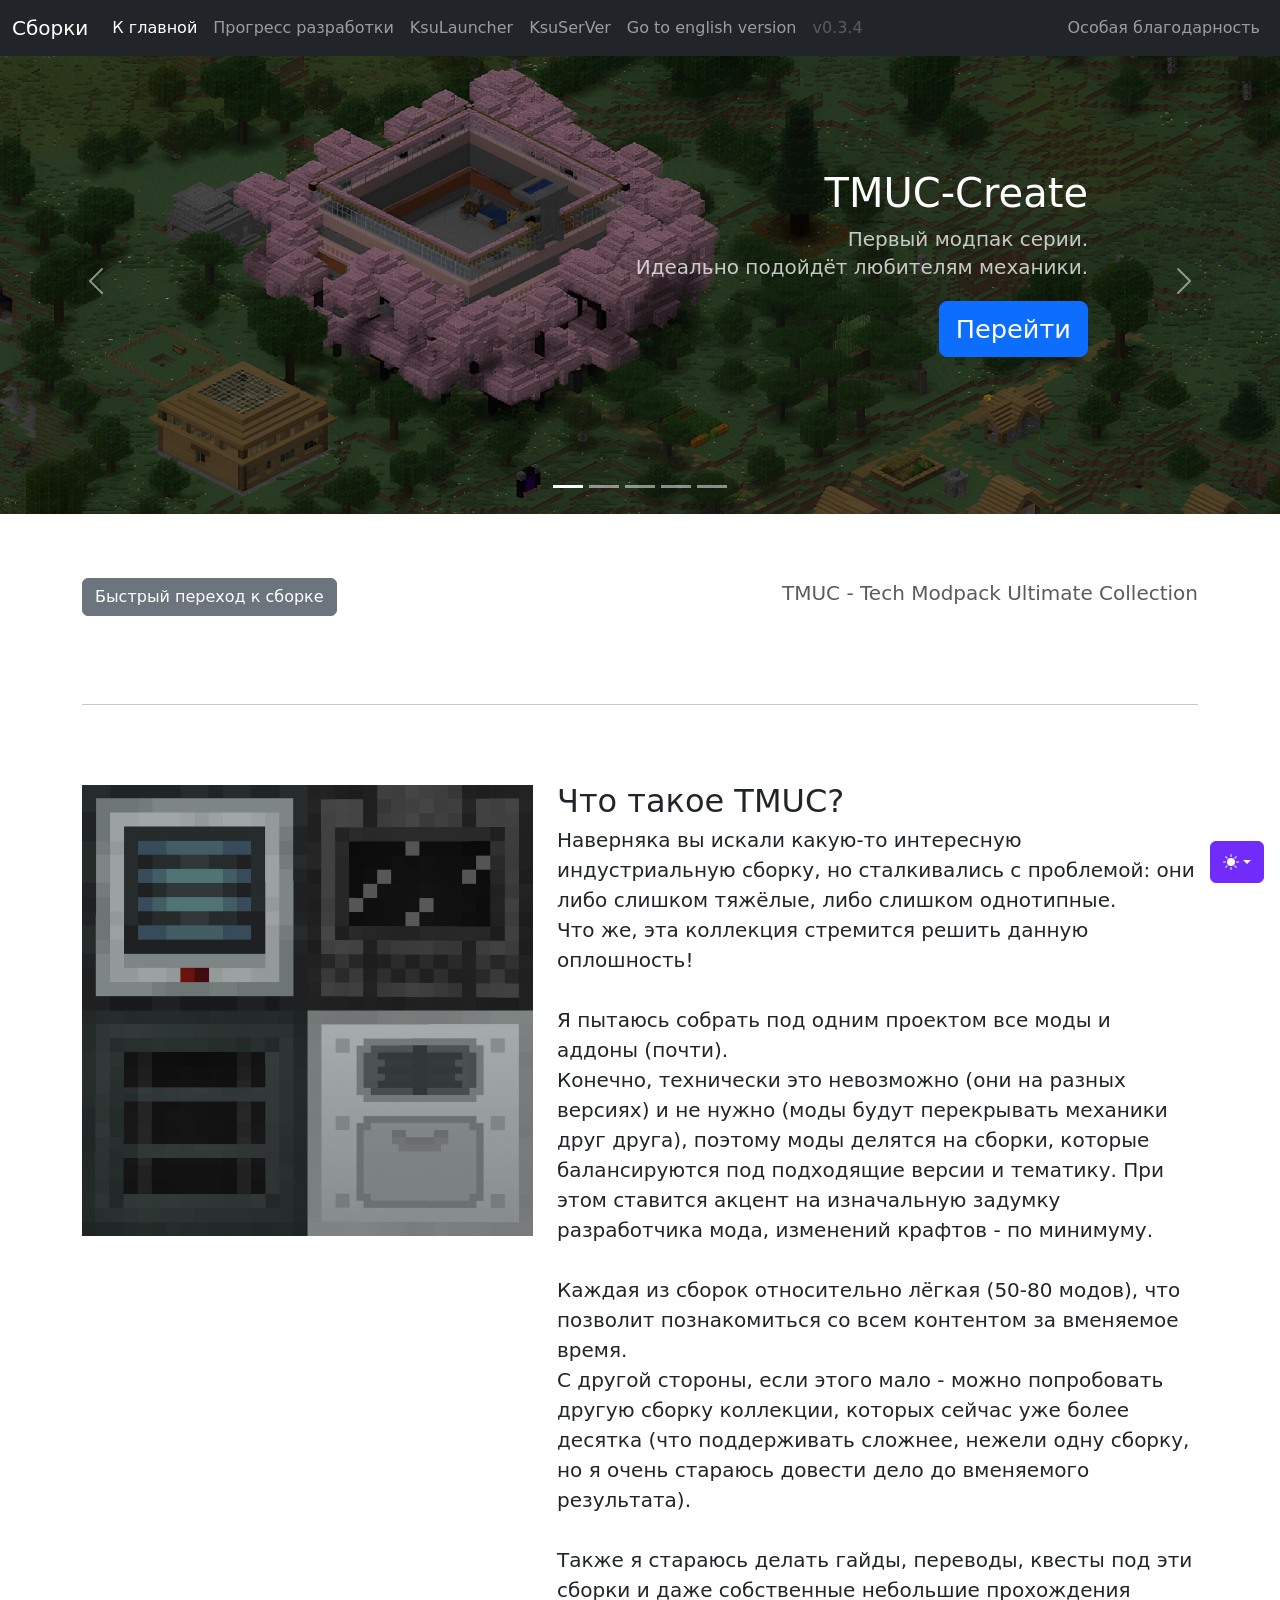
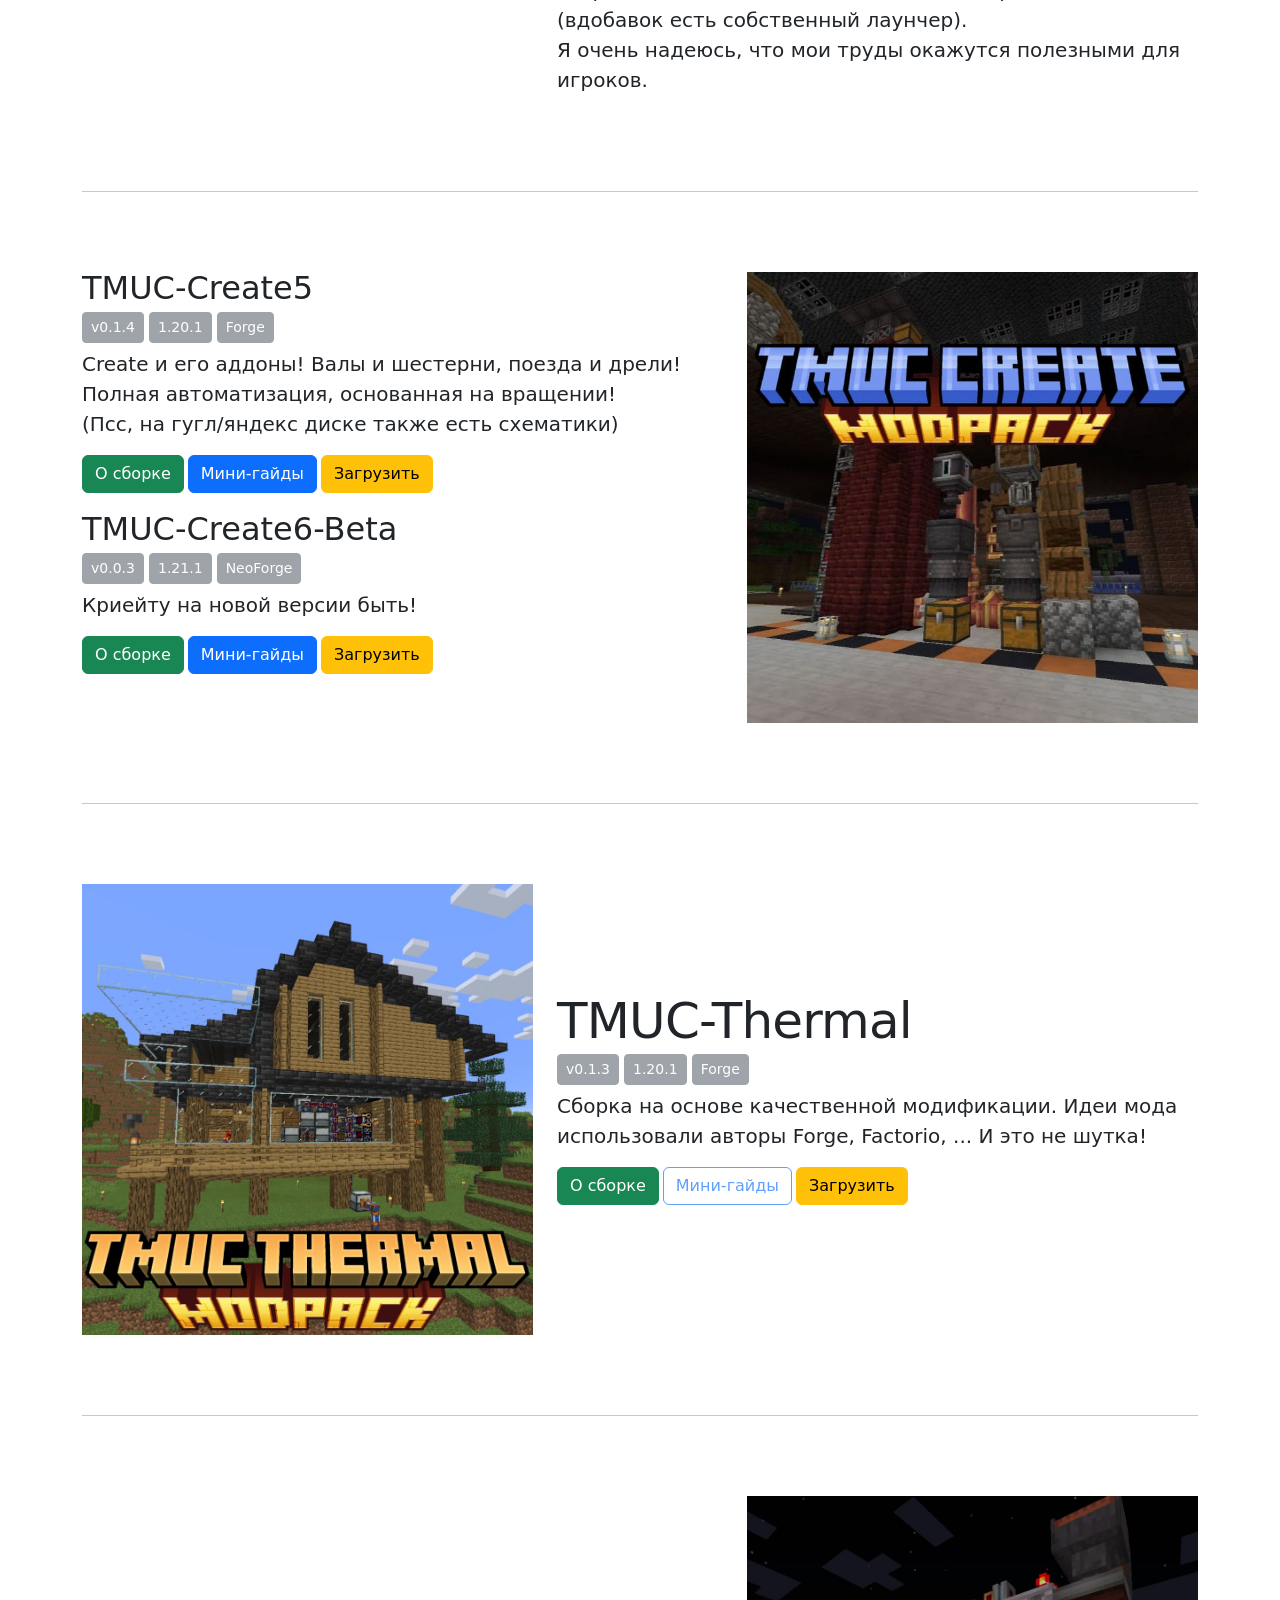
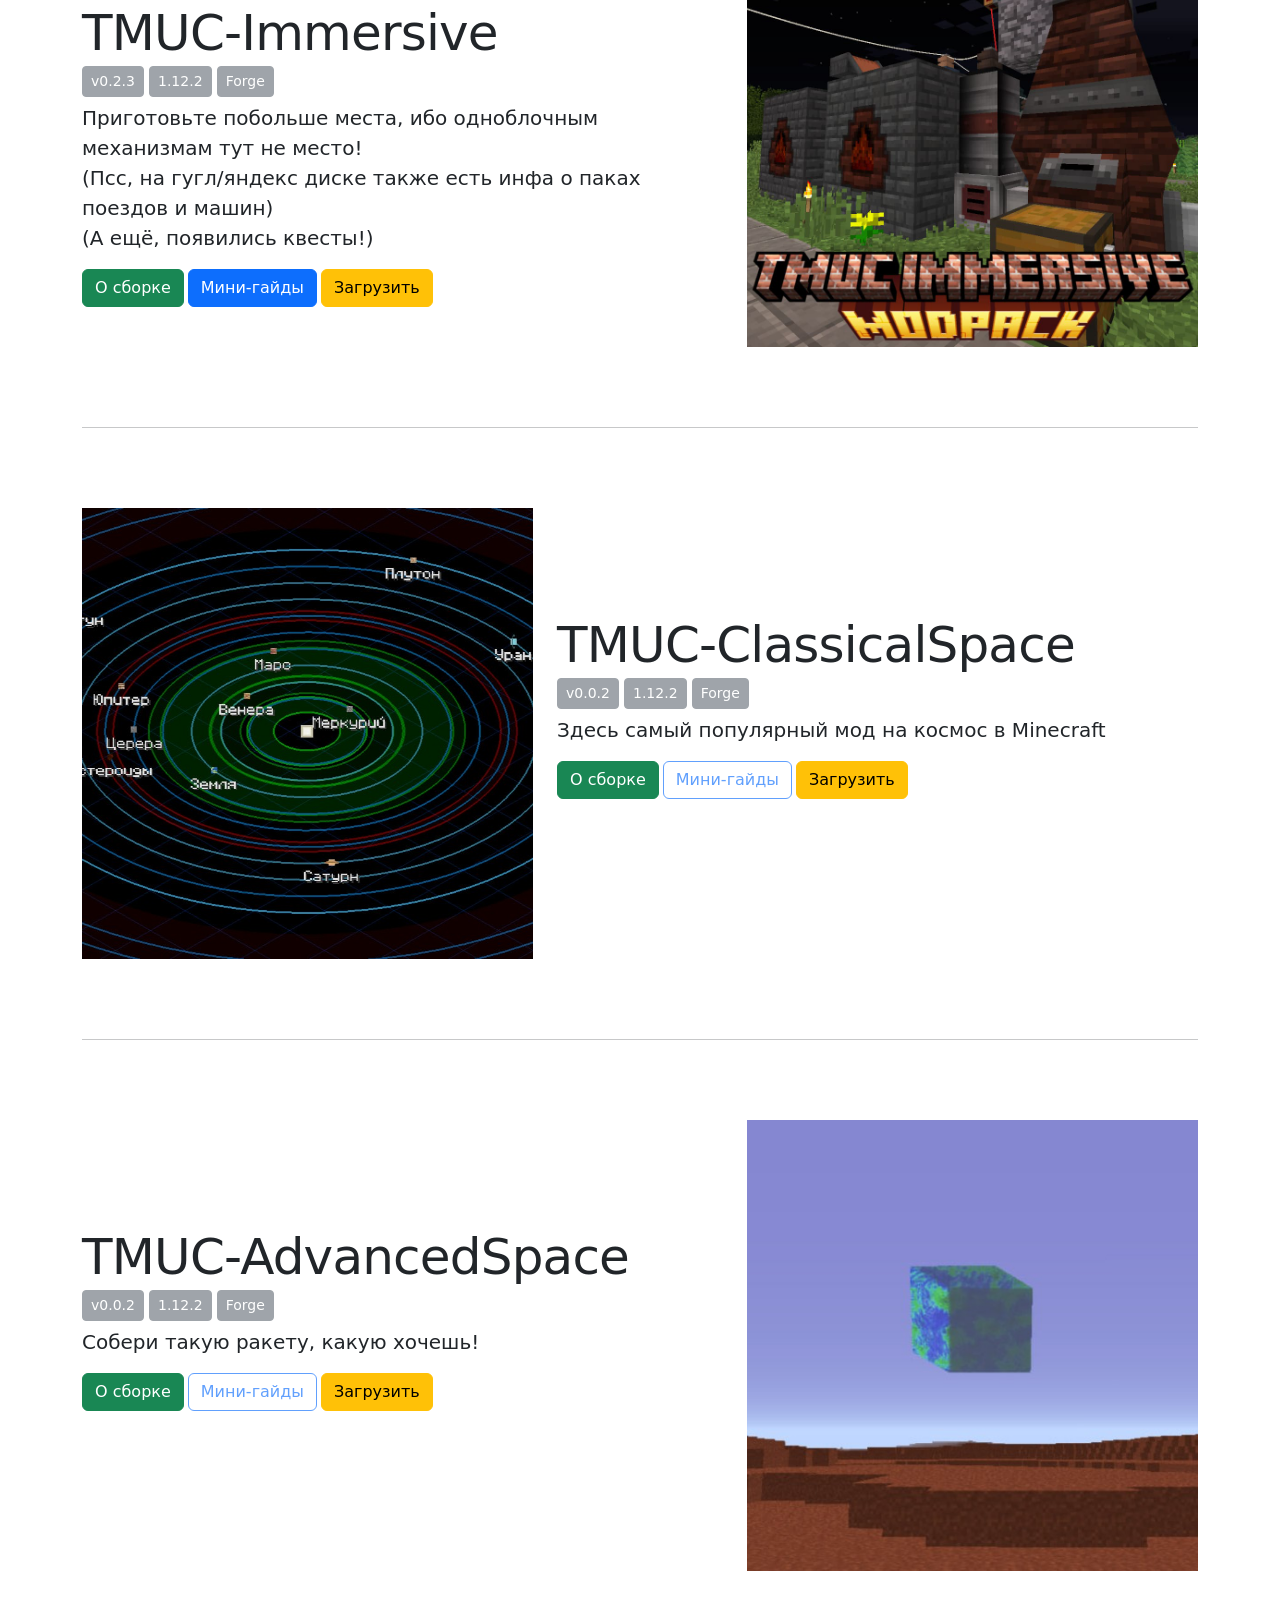
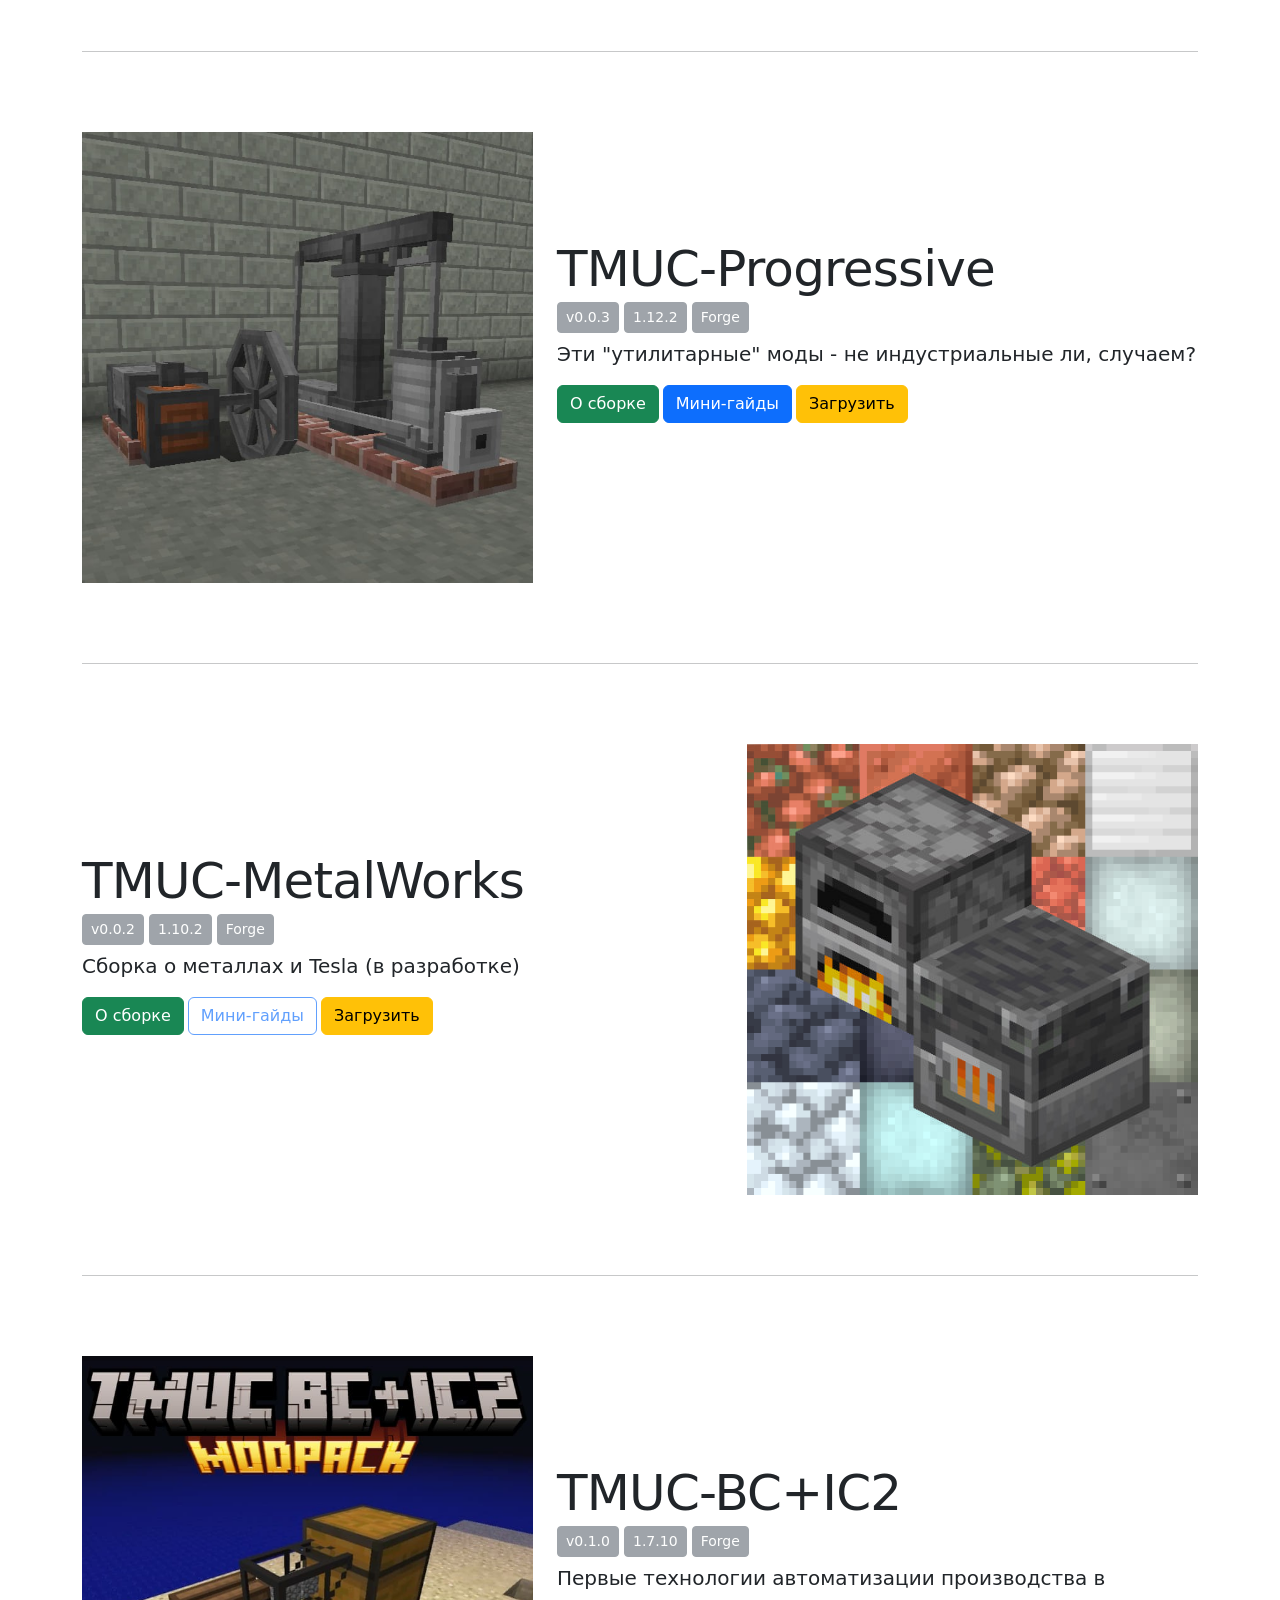
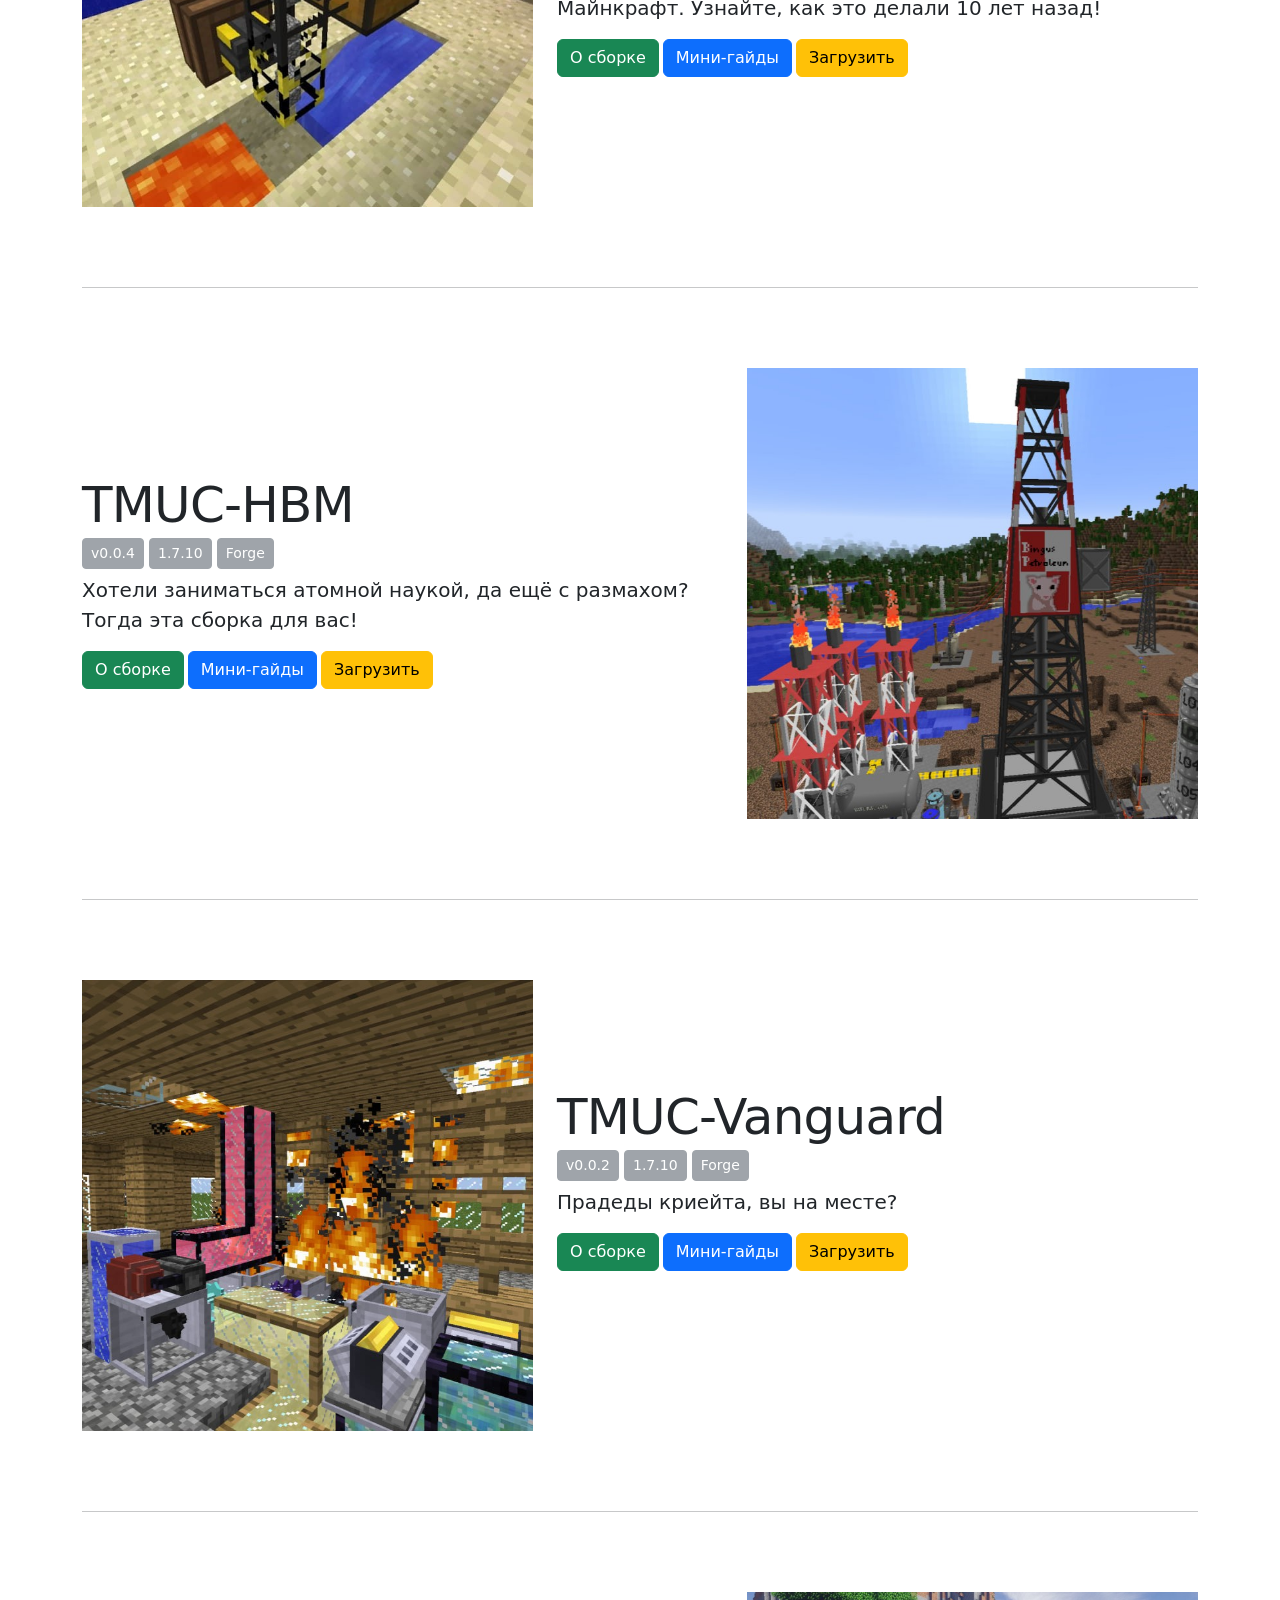
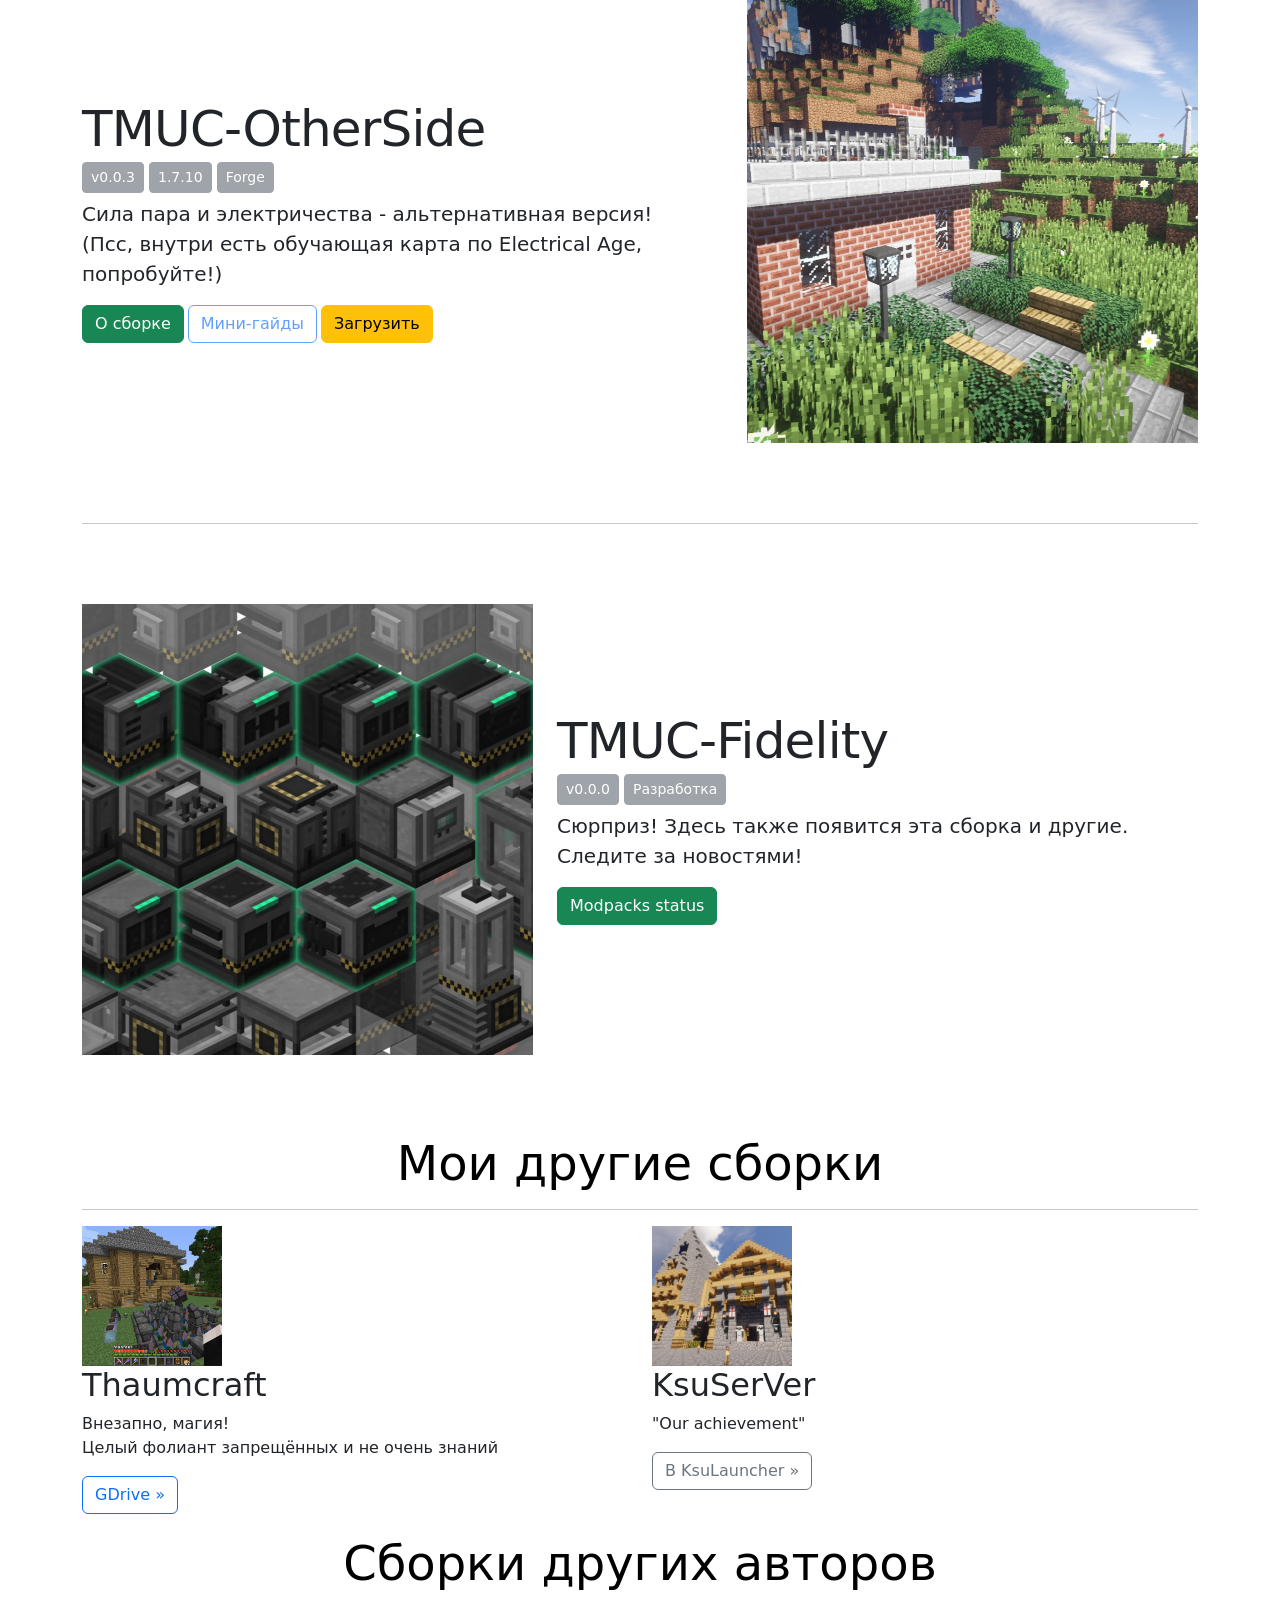
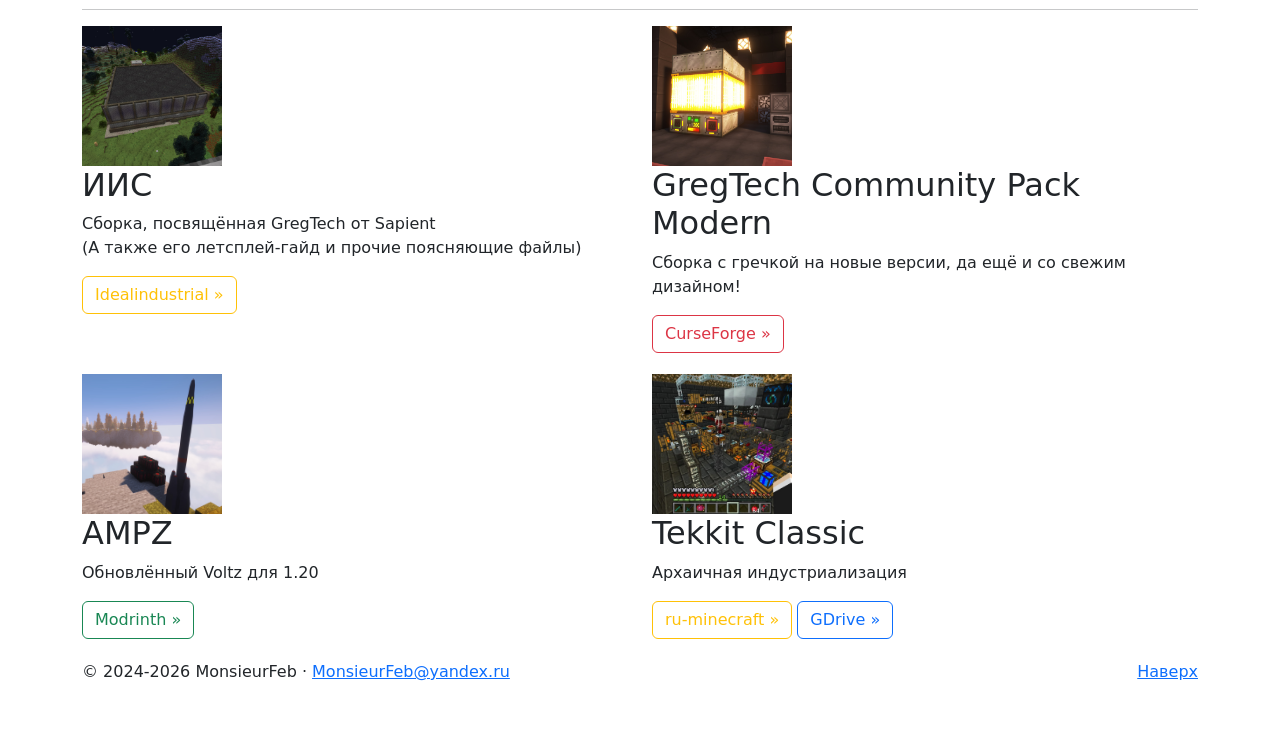
<file: modpacks.html>
<!-- <link rel="canonical" href="https://getbootstrap.com/docs/5.3/examples/carousel/"> -->
<!doctype html>
<html lang="ru" data-bs-theme="auto">
  <head><script src="./assets/js/color-modes.js"></script>

    <!-- SEO Метатеги -->
    <link rel="alternate" hreflang="en" href="https://monsieurfeb.github.io/mpeng.html" />
    <meta name="description" content="Коллекция сборок TMUC для Minecraft, цель которой собрать все индустриальные моды. Скачать: TMUC-Create, TMUC-BC+IC2 и другие. Выбери свою эпоху автоматизации!">
    <meta name="keywords" content="TMUC, Tech Modpack Ultimate Collection, MonsieurFeb, сборки майнкрафт, индустриальные моды, TMUC-Create5, TMUC-Create6, TMUC-Thermal, TMUC-Immersive, TMUC-ClassicalSpace, TMUC-AdvancedSpace, TMUC-Progressive, TMUC-BC+IC2, TMUC-HBM, TMUC-Vanguard, TMUC-OtherSide, TMUC-MetalWorks, Thaumcraft">

    <meta name="author" content="MonsieurFeb">
    <meta name="robots" content="index, follow">

    <!-- Open Graph (Соцсети и мессенджеры) -->
    <meta property="og:type" content="website">
    <meta property="og:url" content="https://monsieurfeb.github.io/modpacks.html">
    <meta property="og:title" content="Коллекция индустриальных сборок TMUC — Minecraft">
    <meta property="og:description" content="Более десятка сбалансированных техно-сборок от 1.7.10 до 1.21.1: Create, Immersive, Thermal, HBM и космос. Найди свой идеальный модпак!">
    <meta property="og:image" content="https://monsieurfeb.github.io/assets/brand/icon/TMUC.jpg">

    <!-- Twitter Card -->
    <meta name="twitter:card" content="summary">
    <meta name="twitter:url" content="https://monsieurfeb.github.io/modpacks.html">
    <meta name="twitter:title" content="Сборки TMUC — Индустриальный Minecraft">
    <meta name="twitter:description" content="Коллекция сборок с амбициозной целью собрать все индустриальные моды. От классического IC2 до современного Create.">
    <meta name="twitter:image" content="https://monsieurfeb.github.io/assets/brand/icon/TMUC.jpg">

    <!-- Базовые метатеги для адаптивности и кодировки -->
    <meta charset="utf-8">
    <meta name="viewport" content="width=device-width, initial-scale=1">
    <title>Индустриальные сборки модов TMUC (Minecraft) | Каталог</title>
    <link rel="icon" type="image/x-icon" href="assets/images/basic/favicon.ico">
    <link href="./assets/dist/css/bootstrap.min.css" rel="stylesheet">

    <!--<style></style>-->
    <!-- Custom styles for this template -->
    <link href="assets/css/carousel.css" rel="stylesheet">
  </head>
  <body>
    <svg xmlns="http://www.w3.org/2000/svg" class="d-none">
      <symbol id="check2" viewBox="0 0 16 16">
        <path d="M13.854 3.646a.5.5 0 0 1 0 .708l-7 7a.5.5 0 0 1-.708 0l-3.5-3.5a.5.5 0 1 1 .708-.708L6.5 10.293l6.646-6.647a.5.5 0 0 1 .708 0z"/>
      </symbol>
      <symbol id="circle-half" viewBox="0 0 16 16">
        <path d="M8 15A7 7 0 1 0 8 1v14zm0 1A8 8 0 1 1 8 0a8 8 0 0 1 0 16z"/>
      </symbol>
      <symbol id="moon-stars-fill" viewBox="0 0 16 16">
        <path d="M6 .278a.768.768 0 0 1 .08.858 7.208 7.208 0 0 0-.878 3.46c0 4.021 3.278 7.277 7.318 7.277.527 0 1.04-.055 1.533-.16a.787.787 0 0 1 .81.316.733.733 0 0 1-.031.893A8.349 8.349 0 0 1 8.344 16C3.734 16 0 12.286 0 7.71 0 4.266 2.114 1.312 5.124.06A.752.752 0 0 1 6 .278z"/>
        <path d="M10.794 3.148a.217.217 0 0 1 .412 0l.387 1.162c.173.518.579.924 1.097 1.097l1.162.387a.217.217 0 0 1 0 .412l-1.162.387a1.734 1.734 0 0 0-1.097 1.097l-.387 1.162a.217.217 0 0 1-.412 0l-.387-1.162A1.734 1.734 0 0 0 9.31 6.593l-1.162-.387a.217.217 0 0 1 0-.412l1.162-.387a1.734 1.734 0 0 0 1.097-1.097l.387-1.162zM13.863.099a.145.145 0 0 1 .274 0l.258.774c.115.346.386.617.732.732l.774.258a.145.145 0 0 1 0 .274l-.774.258a1.156 1.156 0 0 0-.732.732l-.258.774a.145.145 0 0 1-.274 0l-.258-.774a1.156 1.156 0 0 0-.732-.732l-.774-.258a.145.145 0 0 1 0-.274l.774-.258c.346-.115.617-.386.732-.732L13.863.1z"/>
      </symbol>
      <symbol id="sun-fill" viewBox="0 0 16 16">
        <path d="M8 12a4 4 0 1 0 0-8 4 4 0 0 0 0 8zM8 0a.5.5 0 0 1 .5.5v2a.5.5 0 0 1-1 0v-2A.5.5 0 0 1 8 0zm0 13a.5.5 0 0 1 .5.5v2a.5.5 0 0 1-1 0v-2A.5.5 0 0 1 8 13zm8-5a.5.5 0 0 1-.5.5h-2a.5.5 0 0 1 0-1h2a.5.5 0 0 1 .5.5zM3 8a.5.5 0 0 1-.5.5h-2a.5.5 0 0 1 0-1h2A.5.5 0 0 1 3 8zm10.657-5.657a.5.5 0 0 1 0 .707l-1.414 1.415a.5.5 0 1 1-.707-.708l1.414-1.414a.5.5 0 0 1 .707 0zm-9.193 9.193a.5.5 0 0 1 0 .707L3.05 13.657a.5.5 0 0 1-.707-.707l1.414-1.414a.5.5 0 0 1 .707 0zm9.193 2.121a.5.5 0 0 1-.707 0l-1.414-1.414a.5.5 0 0 1 .707-.707l1.414 1.414a.5.5 0 0 1 0 .707zM4.464 4.465a.5.5 0 0 1-.707 0L2.343 3.05a.5.5 0 1 1 .707-.707l1.414 1.414a.5.5 0 0 1 0 .708z"/>
      </symbol>
    </svg>

    <div class="dropdown position-fixed bottom-0 end-0 mb-3 me-3 bd-mode-toggle">
      <button class="btn btn-bd-primary py-2 dropdown-toggle d-flex align-items-center"
              id="bd-theme"
              type="button"
              aria-expanded="false"
              data-bs-toggle="dropdown"
              aria-label="Toggle theme (auto)">
        <svg class="bi my-1 theme-icon-active" width="1em" height="1em"><use href="#circle-half"></use></svg>
        <span class="visually-hidden" id="bd-theme-text">Toggle theme</span>
      </button>
      <ul class="dropdown-menu dropdown-menu-end shadow" aria-labelledby="bd-theme-text">
        <li>
          <button type="button" class="dropdown-item d-flex align-items-center" data-bs-theme-value="light" aria-pressed="false">
            <svg class="bi me-2 opacity-50" width="1em" height="1em"><use href="#sun-fill"></use></svg>
            Светлая
            <svg class="bi ms-auto d-none" width="1em" height="1em"><use href="#check2"></use></svg>
          </button>
        </li>
        <li>
          <button type="button" class="dropdown-item d-flex align-items-center" data-bs-theme-value="dark" aria-pressed="false">
            <svg class="bi me-2 opacity-50" width="1em" height="1em"><use href="#moon-stars-fill"></use></svg>
            Тёмная
            <svg class="bi ms-auto d-none" width="1em" height="1em"><use href="#check2"></use></svg>
          </button>
        </li>
        <li>
          <button type="button" class="dropdown-item d-flex align-items-center active" data-bs-theme-value="auto" aria-pressed="true">
            <svg class="bi me-2 opacity-50" width="1em" height="1em"><use href="#circle-half"></use></svg>
            Системная
            <svg class="bi ms-auto d-none" width="1em" height="1em"><use href="#check2"></use></svg>
          </button>
        </li>
      </ul>
    </div>

    <header data-bs-theme="dark">
      <nav class="navbar navbar-expand-md navbar-dark fixed-top bg-dark">
        <div class="container-fluid">
          <a class="navbar-brand" href="#">Сборки</a>
          <button class="navbar-toggler" type="button" data-bs-toggle="collapse" data-bs-target="#navbarCollapse" aria-controls="navbarCollapse" aria-expanded="false" aria-label="Toggle navigation">
            <span class="navbar-toggler-icon"></span>
          </button>
          <div class="collapse navbar-collapse" id="navbarCollapse">
            <ul class="navbar-nav me-auto mb-2 mb-md-0">
              <li class="nav-item">
                <a class="nav-link active" aria-current="page" href="index.html">К главной</a>
              </li>
              <li class="nav-item">
                <a class="nav-link" href="https://docs.google.com/spreadsheets/d/1u5vIX8oGjELeDfsSiaR8NvIATlkEW-N-MmX3r2Xlx8Q/edit?usp=sharing" rel="nofollow noopener noreferrer" target="_blank">Прогресс разработки</a>
              </li>
              <li class="nav-item">
                <a class="nav-link" href="https://github.com/MonsieurFeb/KsuLauncher/releases" rel="noopener noreferrer" target="_blank">KsuLauncher</a>
              </li>
              <li class="nav-item">
                <a class="nav-link" href="server.html">KsuSerVer</a>
              </li>
              <li class="nav-item">
                <a class="nav-link" href="mpeng.html">Go to english version</a>
              </li>
              <li class="nav-item">
                <a class="nav-link disabled" aria-disabled="true">v0.3.4</a>
              </li>
            </ul>
            <ul class="navbar-nav ms-auto mb-2 mb-md-0">
              <li class="nav-item">
                <a class="nav-link" data-bs-toggle="offcanvas" href="#offcanvas">Особая благодарность</a>
              <li class="nav-item">
            </ul>
          </div>
        </div>
      </nav>
    </header>

    <main>
      <div class="offcanvas offcanvas-end" tabindex="-1" id="offcanvas" aria-labelledby="offcanvasLabel">
        <div class="offcanvas-header">
          <h5 class="offcanvas-title" id="offcanvasExampleLabel">Спасибо этим людям!</h5>
          <button type="button" class="btn-close" data-bs-dismiss="offcanvas" aria-label="Close"></button>
        </div>
        <div class="list-group list-group-flush overflow-auto">
          <a aria-disabled="true" class="list-group-item list-group-item-action py-3 lh-sm">
            <div class="d-flex w-100 align-items-center justify-content-between">
              <strong class="mb-1">Skeltx</strong>
              <small class="text-body-secondary">06.2025</small>
            </div>
            <div class="col-10 mb-1 small">Развитие сборок (Immersive, HBM)</div>
          </a>
          <a aria-disabled="true" class="list-group-item list-group-item-action py-3 lh-sm">
            <div class="d-flex w-100 align-items-center justify-content-between">
              <strong class="mb-1">Nowhere, ZEROs337</strong>
              <small class="text-body-secondary">11.2025</small>
            </div>
            <div class="col-10 mb-1 small">Работа над контентом КсюСерВера</div>
          </a>
          <a aria-disabled="true" class="list-group-item list-group-item-action py-3 lh-sm">
            <div class="d-flex w-100 align-items-center justify-content-between">
              <strong class="mb-1">MisterKonditsia, fortune</strong>
              <small class="text-body-secondary">04.2026</small>
            </div>
            <div class="col-10 mb-1 small">Работа над KsuLauncher</div>
          </a>
          <a aria-disabled="true" class="list-group-item list-group-item-action py-3 lh-sm">
            <div class="d-flex w-100 align-items-center justify-content-between">
              <strong class="mb-1">Narsiccuslll, ZaharWinston, xD_SERAPHIM_xD, MUKRUFON, BarbecueArt, Wytika, Jim_Raynor1, 5432112346, PeskovDev, DiShiFa, ritysikx, 5KvAnT5, timcool456</strong>
              <small class="text-body-secondary">03.2026</small>
            </div>
            <div class="col-10 mb-1 small">Значимые участники КсюСерВера</div>
          </a>
          <a aria-disabled="true" class="list-group-item list-group-item-action py-3 lh-sm">
            <div class="d-flex w-100 align-items-center justify-content-between">
              <strong class="mb-1">Lemon4ik, Ger_BlockYT, qpn.tv</strong>
              <small class="text-body-secondary">05.2025</small>
            </div>
            <div class="col-10 mb-1 small">Обратная связь по контенту (Tiktok)</div>
          </a>
          <a aria-disabled="true" class="list-group-item list-group-item-action py-3 lh-sm">
            <div class="d-flex w-100 align-items-center justify-content-between">
              <strong class="mb-1">AlexSimpson75, kindwoman78, Anonym92</strong>
              <small class="text-body-secondary">05.2025</small>
            </div>
            <div class="col-10 mb-1 small">Активные комментаторы (Tiktok, Telegram)</div>
          </a>
          <a aria-disabled="true" class="list-group-item list-group-item-action py-3 lh-sm">
            <div class="d-flex w-100 align-items-center justify-content-between">
              <strong class="mb-1">Frosty_1337</strong>
              <small class="text-body-secondary">04.2025</small>
            </div>
            <div class="col-10 mb-1 small">"Нулевой пациент" :)</div>
          </a>

          <a aria-disabled="true" class="list-group-item list-group-item-action py-3 lh-sm disabled">
            <div class="d-flex w-100 align-items-center justify-content-between" style="height: 40px"></div>
          </a>
        </div>
      </div>

      <div id="myCarousel" class="carousel slide mb-6 bg-dark" data-bs-ride="carousel" data-bs-theme="light" >
        <div class="carousel-indicators">
          <button type="button" data-bs-target="#myCarousel" data-bs-slide-to="0" class="active" aria-current="true" aria-label="Slide 1"></button>
          <button type="button" data-bs-target="#myCarousel" data-bs-slide-to="1" aria-label="Slide 2"></button>
          <button type="button" data-bs-target="#myCarousel" data-bs-slide-to="2" aria-label="Slide 3"></button>
          <button type="button" data-bs-target="#myCarousel" data-bs-slide-to="3" aria-label="Slide 4"></button>
          <button type="button" data-bs-target="#myCarousel" data-bs-slide-to="4" aria-label="Slide 5"></button>
        </div>
        <div class="carousel-inner">
          <div class="carousel-item active">
            <img src="assets/images/modpacks/banner/CreateBanner.jpg" width="100%" alt="Баннер TMUC-Create">
            <div class="container">
              <div class="carousel-caption text-end text-white">
                <h1>TMUC-Create</h1>
                <p class="opacity-75 mypfont">Первый модпак серии.<br>Идеально подойдёт любителям механики.</p>
                <p><a class="btn btn-lg btn-primary mypfont" href="#Create">Перейти</a></p>
              </div>
            </div>
          </div>
          <div class="carousel-item">
            <img src="assets/images/modpacks/banner/BCIC2Banner.jpg" width="100%" alt="Баннер TMUC-BC+IC2">
            <div class="container">
              <div class="carousel-caption text-start text-white">
                <h1>TMUC-BC+IC2</h1>
                <p class="opacity-75 mypfont">Посвящена первым индустриальным модам.<br>Осторожно, с примесью ностальгии!</p>
                <p><a class="btn btn-lg btn-primary mypfont" href="#BCIC2">Перейти</a></p>
              </div>
            </div>
          </div>
          <div class="carousel-item">
            <img src="assets/images/modpacks/banner/ThermalBanner.jpg" width="100%" alt="Баннер TMUC-Thermal">
            <div class="container">
              <div class="carousel-caption text-end text-white">
                <h1>TMUC-Thermal</h1>
                <p class="opacity-75 mypfont">Сборка, насыщенная модами от Team CoFH.<br>(С небольшим усложнением)</p>
                <p><a class="btn btn-lg btn-primary mypfont" href="#Thermal">Перейти</a></p>
              </div>
            </div>
          </div>
          <div class="carousel-item">
            <img src="assets/images/modpacks/banner/ImmersiveBanner.jpg" width="100%" alt="Баннер TMUC-Immersive">
            <div class="container">
              <div class="carousel-caption text-center text-white">
                <h1>TMUC-Immersive</h1>
                <p class="opacity-75 mypfont">"Погружение" и массивные механизмы.<br>Ретрофутуризм во всей красе.</p>
                <p><a class="btn btn-lg btn-primary mypfont" href="#Immersive">Перейти</a></p>
              </div>
            </div>
          </div>
          <div class="carousel-item">
            <img src="assets/images/modpacks/banner/HBMBanner.jpg" width="100%" alt="Баннер TMUC-HBM">
            <div class="container">
              <div class="carousel-caption text-start text-white">
                <h1>TMUC-HBM</h1>
                <p class="opacity-75 mypfont">Постапокалиптичный мир, полный опасностей<br>(и возможностей!)</p>
                <p><a class="btn btn-lg btn-primary mypfont" href="#HBM">Перейти</a></p>
              </div>
            </div>
          </div>
        </div>
        <button class="carousel-control-prev" type="button" data-bs-target="#myCarousel" data-bs-slide="prev">
          <span class="carousel-control-prev-icon" aria-hidden="true"></span>
          <span class="visually-hidden">Previous</span>
        </button>
        <button class="carousel-control-next" type="button" data-bs-target="#myCarousel" data-bs-slide="next">
          <span class="carousel-control-next-icon" aria-hidden="true"></span>
          <span class="visually-hidden">Next</span>
        </button>
      </div>

      <!-- Marketing messaging and featurettes
      ================================================== -->
      <!-- Wrap the rest of the page in another container to center all the content. -->

      <div class="container marketing">

        <div class="row featurette">
          <div class="col-md-3">
            <a class="btn btn-secondary" data-bs-toggle="collapse" href="#collapseMenu" role="button" aria-expanded="false" aria-controls="collapseMenu">
              Быстрый переход к сборке
            </a>
            <div class="collapse" id="collapseMenu">
              <div class="card card-body">
                TMUC 1.21.1, 1.20.1
                <div class="list-group">
                  <a href="#Create" class="list-group-item list-group-item-action">Create 5/6</a>
                  <a href="#Thermal" class="list-group-item list-group-item-action">Thermal Expansion</a>
                </div>
                TMUC 1.12.2, 1.10.2
                <div class="list-group">
                  <a href="#Immersive" class="list-group-item list-group-item-action">Immersive Engineering</a>
                  <a href="#ClassicalSpace" class="list-group-item list-group-item-action">ClassicalSpace</a>
                  <a href="#AdvancedSpace" class="list-group-item list-group-item-action">AdvancedSpace</a>
                  <a href="#Progressive" class="list-group-item list-group-item-action">Progressive</a>
                  <a href="#MetalWorks" class="list-group-item list-group-item-action">MetalWorks</a>
                </div>
                TMUC 1.7.10
                <div class="list-group">
                  <a href="#BCIC2" class="list-group-item list-group-item-action">BuildCraft & IndustrialCraft 2</a>
                  <a href="#HBM" class="list-group-item list-group-item-action">Hbm's Nuclear Tech</a>
                  <a href="#Vanguard" class="list-group-item list-group-item-action">Vanguard</a>
                  <a href="#OtherSide" class="list-group-item list-group-item-action">OtherSide</a>
                </div>
                Мои другие сборки
                <div class="list-group">
                  <a href="#myother" class="list-group-item list-group-item-action">Перейти</a>
                </div>
                Сборки других авторов
                <div class="list-group">
                  <a href="#otherauthors" class="list-group-item list-group-item-action">Перейти</a>
                </div>
              </div>
            </div>
          </div>
          <div class="col-md-9">
            <div class="text-md-end">
              <p class="lead text-muted">
                TMUC - Tech Modpack Ultimate Collection
              </p>
            </div>
          </div>
        </div>

        <!-- START THE FEATURETTES -->

        <hr class="featurette-divider" id="TMUC">

        <div class="row featurette">
          <div class="col-md-7 order-md-2">
            <h2 class="fw-normal lh-1">Что такое TMUC?</h2>
            <p class="lead">
              Наверняка вы искали какую-то интересную индустриальную сборку, но сталкивались с проблемой: они либо слишком тяжёлые, либо слишком однотипные.<br>
              Что же, эта коллекция стремится решить данную оплошность!
              <br><br>
              Я пытаюсь собрать под одним проектом все моды и аддоны (почти).<br>
              Конечно, технически это невозможно (они на разных версиях) и не нужно (моды будут перекрывать механики друг друга), поэтому моды делятся на сборки, которые балансируются под подходящие версии и тематику. При этом ставится акцент на изначальную задумку разработчика мода, изменений крафтов - по минимуму.
              <br><br>
              Каждая из сборок относительно лёгкая (50-80 модов), что позволит познакомиться со всем контентом за вменяемое время.<br>
              С другой стороны, если этого мало - можно попробовать другую сборку коллекции, которых сейчас уже более десятка (что поддерживать сложнее, нежели одну сборку, но я очень стараюсь довести дело до вменяемого результата).
              <br><br>
              Также я стараюсь делать гайды, переводы, квесты под эти сборки и даже собственные небольшие прохождения (вдобавок есть собственный лаунчер).<br>
              Я очень надеюсь, что мои труды окажутся полезными для игроков.
            </p>
          </div>
          <div class="col-md-5 order-md-1">
            <img src="assets/images/basic/TMUC.jpg" width="100%" alt="Картинка TMUC">
          </div>
        </div>

        <hr class="featurette-divider" id="Create">

        <div class="row featurette">
          <div class="col-md-7">
            <h2 class="fw-normal lh-1">TMUC-Create5</h2>
            <button type="button" class="btn btn-secondary btn-sm" disabled>v0.1.4</button>
            <button type="button" class="btn btn-secondary btn-sm" disabled>1.20.1</button>
            <button type="button" class="btn btn-secondary btn-sm" disabled>Forge</button>
            <!--            <button type="button" class="btn btn-secondary btn-sm" disabled>Проверено</button>-->
            <!--            <button type="button" class="btn btn-secondary btn-sm" disabled>70 модов</button>-->
            <p class="lead">Create и его аддоны! Валы и шестерни, поезда и дрели!<br>Полная автоматизация, основанная на вращении!<br>(Псс, на гугл/яндекс диске также есть схематики)</p>

            <p class="d-inline-flex gap-1">
              <a class="btn btn-success" href="https://docs.google.com/spreadsheets/d/1DEZpgkjTG3N-iYwwbzolBgChz2KRi6p6LJ1TJDj8qiE/edit?usp=sharing" rel="nofollow noopener noreferrer" target="_blank">О сборке</a>
              <a class="btn btn-primary" href="https://docs.google.com/document/d/1iEXdXbQUzeRh7hmpo0BjMXcWmCEq_6-wkO6jEdCp-hs/edit?usp=sharing" rel="nofollow noopener noreferrer" target="_blank">Мини-гайды</a>
              <a class="btn btn-warning" data-bs-toggle="collapse" href="#collapseCreate5" role="button" aria-expanded="false" aria-controls="collapseExample">
                Загрузить
              </a>
            </p>
            <div class="collapse" id="collapseCreate5">
              <div class="card card-body col-md-9">
                <p>
                  <a class="btn btn-primary" href="https://drive.google.com/drive/folders/1APmp1m47YHzwrFNG7wEs7I6Ferofd_n3?usp=sharing" rel="nofollow noopener noreferrer" target="_blank">GDrive</a>
                  <!--              <button type="button" class="btn btn-outline-success" disabled>Modrinth</button>-->
                  <!--              <button type="button" class="btn btn-outline-danger" disabled>CurseForge</button>-->
                  <!--              <button type="button" class="btn btn-outline-primary" disabled>GDrive</button>-->
                  <a class="btn btn-warning" href="https://disk.yandex.ru/d/RlygETbr9U7wbA" rel="nofollow noopener noreferrer" target="_blank">Yandex.Disk</a>
                  <a class="btn btn-success" href="https://modrinth.com/modpack/tmuc-create5" rel="noopener noreferrer" target="_blank">Modrinth</a>
                  <a class="btn btn-danger" href="https://www.curseforge.com/minecraft/modpacks/tmuc-create5" rel="noopener noreferrer" target="_blank">CurseForge</a>
                  <a class="btn btn-outline-secondary" href="https://github.com/MonsieurFeb/TMUC-Create" rel="noopener noreferrer" target="_blank">GitHub</a>
                </p>
              </div>
              <br>
            </div>

            <h2 class="fw-normal lh-1">TMUC-Create6-Beta</h2>
            <button type="button" class="btn btn-secondary btn-sm" disabled>v0.0.3</button>
            <button type="button" class="btn btn-secondary btn-sm" disabled>1.21.1</button>
            <button type="button" class="btn btn-secondary btn-sm" disabled>NeoForge</button>
            <!--            <button type="button" class="btn btn-secondary btn-sm" disabled>Разработка</button>-->
            <!--            <button type="button" class="btn btn-secondary btn-sm" disabled>45 модов</button>-->
            <p class="lead">Криейту на новой версии быть!</p>

            <p class="d-inline-flex gap-1">
              <a class="btn btn-success" href="https://docs.google.com/spreadsheets/d/10SAtRnAoZPVWidDPUemG0zS-CYtQVwYHNILsRVwbjuA/edit?usp=sharing" rel="nofollow noopener noreferrer" target="_blank">О сборке</a>
              <a class="btn btn-primary" href="https://docs.google.com/document/d/1iEXdXbQUzeRh7hmpo0BjMXcWmCEq_6-wkO6jEdCp-hs/edit?usp=sharing" rel="nofollow noopener noreferrer" target="_blank">Мини-гайды</a>
              <a class="btn btn-warning" data-bs-toggle="collapse" href="#collapseCreate6" role="button" aria-expanded="false" aria-controls="collapseExample">
                Загрузить
              </a>
            </p>
            <div class="collapse" id="collapseCreate6">
              <div class="card card-body col-md-9">
                <p>
                  <a class="btn btn-primary" href="https://drive.google.com/drive/folders/1dP6X6ZdvvpfmBNq5xjEnuFD8IBRJQLBs?usp=sharing" rel="nofollow noopener noreferrer" target="_blank">GDrive</a>
                  <a class="btn btn-warning" href="https://disk.yandex.ru/d/fJZEsSpWjUm1yw" rel="nofollow noopener noreferrer" target="_blank">Yandex.Disk</a>
                  <button type="button" class="btn btn-outline-success" disabled>Modrinth</button>
                  <button type="button" class="btn btn-outline-danger" disabled>CurseForge</button>
                  <a class="btn btn-outline-secondary" href="https://github.com/MonsieurFeb/TMUC-Create6-Beta" rel="noopener noreferrer" target="_blank">GitHub</a>
                </p>
              </div>
            </div>

          </div>
          <div class="col-md-5">
            <img src="assets/images/modpacks/Create.jpg" width="100%" alt="Картинка TMUC-Create">
          </div>
        </div>

        <hr class="featurette-divider" id="Thermal">

        <div class="row featurette">
          <div class="col-md-7 order-md-2">
            <h2 class="featurette-heading fw-normal lh-1">TMUC-Thermal</h2>
            <button type="button" class="btn btn-secondary btn-sm" disabled>v0.1.3</button>
            <button type="button" class="btn btn-secondary btn-sm" disabled>1.20.1</button>
            <button type="button" class="btn btn-secondary btn-sm" disabled>Forge</button>
<!--            <button type="button" class="btn btn-secondary btn-sm" disabled>Проверено</button>-->
<!--            <button type="button" class="btn btn-secondary btn-sm" disabled>67 модов</button>-->
            <p class="lead">Сборка на основе качественной модификации. Идеи мода использовали авторы Forge, Factorio, ... И это не шутка!</p>

            <p class="d-inline-flex gap-1">
              <a class="btn btn-success" href="https://docs.google.com/spreadsheets/d/1_TQejHqiEYYLeb64jJhoFxfDGFTtMmuVhOtz53Nomjg/edit?usp=sharing" rel="nofollow noopener noreferrer" target="_blank">О сборке</a>
<!--              <a class="btn btn-primary" href="">Мини-гайды</a>-->
              <button type="button" class="btn btn-outline-primary" disabled>Мини-гайды</button>
              <a class="btn btn-warning" data-bs-toggle="collapse" href="#collapseThermal" role="button" aria-expanded="false" aria-controls="collapseExample">
                Загрузить
              </a>
            </p>
            <div class="collapse" id="collapseThermal">
              <div class="card card-body col-md-9">
                <p>
                  <a class="btn btn-primary" href="https://drive.google.com/drive/folders/1bjHRC_n8BmO6Hp6o52hpfTalGhH93hGS?usp=sharing" rel="nofollow noopener noreferrer" target="_blank">GDrive</a>
                  <a class="btn btn-warning" href="https://disk.yandex.ru/d/Jm5DZZcFxu09Rg" rel="nofollow noopener noreferrer" target="_blank">Yandex.Disk</a>
                  <button type="button" class="btn btn-outline-success" disabled>Modrinth</button>
                  <button type="button" class="btn btn-outline-danger" disabled>CurseForge</button>
                  <a class="btn btn-outline-secondary" href="https://github.com/MonsieurFeb/TMUC-Thermal" rel="noopener noreferrer" target="_blank">GitHub</a>
                </p>
              </div>
            </div>

          </div>
          <div class="col-md-5 order-md-1">
            <img src="assets/images/modpacks/Thermal.jpg" width="100%" alt="Картинка TMUC-Thermal">
          </div>
        </div>

        <hr class="featurette-divider" id="Immersive">

        <div class="row featurette">
          <div class="col-md-7">
            <h2 class="featurette-heading fw-normal lh-1">TMUC-Immersive</h2>
            <button type="button" class="btn btn-secondary btn-sm" disabled>v0.2.3</button>
            <button type="button" class="btn btn-secondary btn-sm" disabled>1.12.2</button>
            <button type="button" class="btn btn-secondary btn-sm" disabled>Forge</button>
<!--            <button type="button" class="btn btn-secondary btn-sm" disabled>Проверено</button>-->
<!--            <button type="button" class="btn btn-secondary btn-sm" disabled>65 модов</button>-->
            <p class="lead">Приготовьте побольше места, ибо одноблочным механизмам тут не место!<br>(Псс, на гугл/яндекс диске также есть инфа о паках поездов и машин)<br>(А ещё, появились квесты!)</p>

            <p class="d-inline-flex gap-1">
              <a class="btn btn-success" href="https://docs.google.com/spreadsheets/d/1bv3wSOOAYknZF-W-Vb7Z4XiVB1TjS_w6DbVVe4Pj3Tc/edit?usp=sharing" rel="nofollow noopener noreferrer" target="_blank">О сборке</a>
              <a class="btn btn-primary" href="https://docs.google.com/document/d/1J3y7Yma4HBcY-zeZLmJ_xdR7J2jV9oK8ZnAJzcUee6I/edit?usp=sharing" rel="nofollow noopener noreferrer" target="_blank">Мини-гайды</a>
              <a class="btn btn-warning" data-bs-toggle="collapse" href="#collapseImmersive" role="button" aria-expanded="false" aria-controls="collapseExample">
                Загрузить
              </a>
            </p>
            <div class="collapse" id="collapseImmersive">
              <div class="card card-body col-md-9">
                <p>
                  <a class="btn btn-primary" href="https://drive.google.com/drive/folders/1FMeq2MnRWCnloDQC6zSTRFKN0Dgb8YcW?usp=sharing" rel="nofollow noopener noreferrer" target="_blank">GDrive</a>
                  <a class="btn btn-warning" href="https://disk.yandex.ru/d/TOcQo3dewY5AQw" rel="nofollow noopener noreferrer" target="_blank">Yandex.Disk</a>
                  <a class="btn btn-success" href="https://modrinth.com/modpack/tmuc-immersive" rel="noopener noreferrer" target="_blank">Modrinth</a>
                  <a class="btn btn-danger" href="https://www.curseforge.com/minecraft/modpacks/tmuc-immersive" rel="noopener noreferrer" target="_blank">CurseForge</a>
                  <a class="btn btn-outline-secondary" href="https://github.com/MonsieurFeb/TMUC-Immersive" rel="noopener noreferrer" target="_blank">GitHub</a>
                </p>
              </div>
            </div>

          </div>
          <div class="col-md-5">
            <img src="assets/images/modpacks/Immersive.jpg" width="100%" alt="Картинка TMUC-Immersive">
          </div>
        </div>

        <hr class="featurette-divider" id="ClassicalSpace">

        <div class="row featurette">
          <div class="col-md-7 order-md-2">
            <h2 class="featurette-heading fw-normal lh-1">TMUC-ClassicalSpace</h2>
            <button type="button" class="btn btn-secondary btn-sm" disabled>v0.0.2</button>
            <button type="button" class="btn btn-secondary btn-sm" disabled>1.12.2</button>
            <button type="button" class="btn btn-secondary btn-sm" disabled>Forge</button>
            <!--            <button type="button" class="btn btn-secondary btn-sm" disabled>Проверено</button>-->
            <!--            <button type="button" class="btn btn-secondary btn-sm" disabled>56 модов</button>-->
            <p class="lead">Здесь самый популярный мод на космос в Minecraft</p>

            <p class="d-inline-flex gap-1">
              <a class="btn btn-success" href="https://docs.google.com/spreadsheets/d/1SkRzFHOMVDLY-kWb47JLGW_g6AhaSPzpqeFRuEctY4Y/edit?usp=sharing" rel="nofollow noopener noreferrer" target="_blank">О сборке</a>
              <button type="button" class="btn btn-outline-primary" disabled>Мини-гайды</button>
              <a class="btn btn-warning" data-bs-toggle="collapse" href="#collapseClassicalSpace" role="button" aria-expanded="false" aria-controls="collapseExample">
                Загрузить
              </a>
            </p>
            <div class="collapse" id="collapseClassicalSpace">
              <div class="card card-body col-md-9">
                <p>
                  <a class="btn btn-primary" href="https://drive.google.com/drive/folders/12IPV3QgGNyrU-78dBaBSd7nGwqT3FOdF?usp=sharing" rel="nofollow noopener noreferrer" target="_blank">GDrive</a>
                  <a class="btn btn-warning" href="https://disk.yandex.ru/d/XwA2u2N5z9KWZw" rel="nofollow noopener noreferrer" target="_blank">Yandex.Disk</a>
                  <button type="button" class="btn btn-outline-success" disabled>Modrinth</button>
                  <button type="button" class="btn btn-outline-danger" disabled>CurseForge</button>
                  <a class="btn btn-outline-secondary" href="https://github.com/MonsieurFeb/TMUC-ClassicalSpace" rel="noopener noreferrer" target="_blank">GitHub</a>
                </p>
              </div>
            </div>

          </div>
          <div class="col-md-5 order-md-1">
            <img src="assets/images/modpacks/ClassicalSpace.jpg" width="100%" alt="Картинка TMUC-ClassicalSpace">
          </div>
        </div>

        <hr class="featurette-divider" id="AdvancedSpace">

        <div class="row featurette">
          <div class="col-md-7">
            <h2 class="featurette-heading fw-normal lh-1">TMUC-AdvancedSpace</h2>
            <button type="button" class="btn btn-secondary btn-sm" disabled>v0.0.2</button>
            <button type="button" class="btn btn-secondary btn-sm" disabled>1.12.2</button>
            <button type="button" class="btn btn-secondary btn-sm" disabled>Forge</button>
            <!--            <button type="button" class="btn btn-secondary btn-sm" disabled>Проверено</button>-->
            <!--            <button type="button" class="btn btn-secondary btn-sm" disabled>37 модов</button>-->
            <p class="lead">Собери такую ракету, какую хочешь!</p>

            <p class="d-inline-flex gap-1">
              <a class="btn btn-success" href="https://docs.google.com/spreadsheets/d/1JaMyV3vZr6UpNfWLS2TlaSugPgv-X_p9Uc69a-wtTQI/edit?usp=sharing" rel="nofollow noopener noreferrer" target="_blank">О сборке</a>
              <!--              <a class="btn btn-primary" href="">Мини-гайды</a>-->
              <button type="button" class="btn btn-outline-primary" disabled>Мини-гайды</button>
              <a class="btn btn-warning" data-bs-toggle="collapse" href="#collapseAdvancedSpace" role="button" aria-expanded="false" aria-controls="collapseExample">
                Загрузить
              </a>
            </p>
            <div class="collapse" id="collapseAdvancedSpace">
              <div class="card card-body col-md-9">
                <p>
                  <a class="btn btn-primary" href="https://drive.google.com/drive/folders/1n-9NkwgSUx59pGQplBwwx4Zcn1VGLe3S?usp=sharing" rel="nofollow noopener noreferrer" target="_blank">GDrive</a>
                  <a class="btn btn-warning" href="https://disk.yandex.ru/d/6JQj-CbCi2eAQA" rel="nofollow noopener noreferrer" target="_blank">Yandex.Disk</a>
                  <button type="button" class="btn btn-outline-success" disabled>Modrinth</button>
                  <button type="button" class="btn btn-outline-danger" disabled>CurseForge</button>
                  <a class="btn btn-outline-secondary" href="https://github.com/MonsieurFeb/TMUC-AdvancedSpace" rel="noopener noreferrer" target="_blank">GitHub</a>
                </p>
              </div>
            </div>

          </div>
          <div class="col-md-5">
            <img src="assets/images/modpacks/AdvancedSpace.jpg" width="100%" alt="Картинка TMUC-AdvancedSpace">
          </div>
        </div>

        <hr class="featurette-divider" id="Progressive">

        <div class="row featurette">
          <div class="col-md-7 order-md-2">
            <h2 class="featurette-heading fw-normal lh-1">TMUC-Progressive</h2>
            <button type="button" class="btn btn-secondary btn-sm" disabled>v0.0.3</button>
            <button type="button" class="btn btn-secondary btn-sm" disabled>1.12.2</button>
            <button type="button" class="btn btn-secondary btn-sm" disabled>Forge</button>
            <!--            <button type="button" class="btn btn-secondary btn-sm" disabled>Проверено</button>-->
            <!--            <button type="button" class="btn btn-secondary btn-sm" disabled>56 модов</button>-->
            <p class="lead">Эти "утилитарные" моды - не индустриальные ли, случаем?</p>

            <p class="d-inline-flex gap-1">
              <a class="btn btn-success" href="https://docs.google.com/spreadsheets/d/1-n50YzKMFqSt2Ep_9XFDTk8zXqh3Hw_jxMPJqWEnu3M/edit?usp=sharing" rel="nofollow noopener noreferrer" target="_blank">О сборке</a>
              <a class="btn btn-primary" href="https://docs.google.com/document/d/1zCC87-VDIV5lbj3zNxAmZqIy8VH48lKp-p7q5zVluL4/edit?usp=sharing" rel="nofollow noopener noreferrer" target="_blank">Мини-гайды</a>
              <a class="btn btn-warning" data-bs-toggle="collapse" href="#collapseProgressive" role="button" aria-expanded="false" aria-controls="collapseExample">
                Загрузить
              </a>
            </p>
            <div class="collapse" id="collapseProgressive">
              <div class="card card-body col-md-9">
                <p>
                  <a class="btn btn-primary" href="https://drive.google.com/drive/folders/1kFmkUyk1vLuIW2nusS2B0Ddw7fiP3b31?usp=sharing" rel="nofollow noopener noreferrer" target="_blank">GDrive</a>
                  <a class="btn btn-warning" href="https://disk.yandex.ru/d/3ccjUWtI1wMwrw" rel="nofollow noopener noreferrer" target="_blank">Yandex.Disk</a>
                  <button type="button" class="btn btn-outline-success" disabled>Modrinth</button>
                  <button type="button" class="btn btn-outline-danger" disabled>CurseForge</button>
                  <a class="btn btn-outline-secondary" href="https://github.com/MonsieurFeb/TMUC-Progressive" rel="noopener noreferrer" target="_blank">GitHub</a>
                </p>
              </div>
            </div>

          </div>
          <div class="col-md-5 order-md-1">
            <img src="assets/images/modpacks/Progressive.jpg" width="100%" alt="Картинка TMUC-Progressive">
          </div>
        </div>

        <hr class="featurette-divider" id="MetalWorks">

        <div class="row featurette">
          <div class="col-md-7">
            <h2 class="featurette-heading fw-normal lh-1">TMUC-MetalWorks</h2>
            <button type="button" class="btn btn-secondary btn-sm" disabled>v0.0.2</button>
            <button type="button" class="btn btn-secondary btn-sm" disabled>1.10.2</button>
            <button type="button" class="btn btn-secondary btn-sm" disabled>Forge</button>
            <!--            <button type="button" class="btn btn-secondary btn-sm" disabled>Проверено</button>-->
            <!--            <button type="button" class="btn btn-secondary btn-sm" disabled>37 модов</button>-->
            <p class="lead">Сборка о металлах и Tesla (в разработке)</p>

            <p class="d-inline-flex gap-1">
              <a class="btn btn-success" href="https://docs.google.com/spreadsheets/d/1GthBKkXWTfcmC_aoIiepRYBzEZoCJjW8Meu37CbcEB4/edit?usp=sharing" rel="nofollow noopener noreferrer" target="_blank">О сборке</a>
              <!--              <a class="btn btn-primary" href="">Мини-гайды</a>-->
              <button type="button" class="btn btn-outline-primary" disabled>Мини-гайды</button>
              <a class="btn btn-warning" data-bs-toggle="collapse" href="#collapseMetalWorks" role="button" aria-expanded="false" aria-controls="collapseExample">
                Загрузить
              </a>
            </p>
            <div class="collapse" id="collapseMetalWorks">
              <div class="card card-body col-md-9">
                <p>
                  <a class="btn btn-primary" href="https://drive.google.com/drive/folders/1swZcVoNQAWh2FSiFbyJ_4HCaXaZGBvb9?usp=sharing" rel="nofollow noopener noreferrer" target="_blank">GDrive</a>
                  <a class="btn btn-warning" href="https://disk.yandex.ru/d/oxsHcsphXcZKDA" rel="nofollow noopener noreferrer" target="_blank">Yandex.Disk</a>
                  <button type="button" class="btn btn-outline-success" disabled>Modrinth</button>
                  <button type="button" class="btn btn-outline-danger" disabled>CurseForge</button>
                  <a class="btn btn-outline-secondary" href="https://github.com/MonsieurFeb/TMUC-MetalWorks" rel="noopener noreferrer" target="_blank">GitHub</a>
                </p>
              </div>
            </div>

          </div>
          <div class="col-md-5">
            <img src="assets/images/modpacks/MetalWorks.jpg" width="100%" alt="Картинка TMUC-MetalWorks">
          </div>
        </div>

        <hr class="featurette-divider" id="BCIC2">

        <div class="row featurette">
          <div class="col-md-7 order-md-2">
            <h2 class="featurette-heading fw-normal lh-1">TMUC-BC+IC2</h2>
            <button type="button" class="btn btn-secondary btn-sm" disabled>v0.1.0</button>
            <button type="button" class="btn btn-secondary btn-sm" disabled>1.7.10</button>
            <button type="button" class="btn btn-secondary btn-sm" disabled>Forge</button>
<!--            <button type="button" class="btn btn-secondary btn-sm" disabled>Проверено</button>-->
<!--            <button type="button" class="btn btn-secondary btn-sm" disabled>56 модов</button>-->
            <p class="lead">Первые технологии автоматизации производства в Майнкрафт. Узнайте, как это делали 10 лет назад!</p>

            <p class="d-inline-flex gap-1">
              <a class="btn btn-success" href="https://docs.google.com/spreadsheets/d/1b3dkaR_RF_8s0M1XRUeTkp7m10XTmL_vE5sgxTHAxQs/edit?usp=sharing" rel="nofollow noopener noreferrer" target="_blank">О сборке</a>
              <a class="btn btn-primary" href="https://docs.google.com/document/d/1TF_khyaX2PwCp6WDiSAtcbOBzp5jKvCBzpr6IGhrU7Y/edit?usp=sharing" rel="nofollow noopener noreferrer" target="_blank">Мини-гайды</a>
              <a class="btn btn-warning" data-bs-toggle="collapse" href="#collapseBCIC2" role="button" aria-expanded="false" aria-controls="collapseExample">
                Загрузить
              </a>
            </p>
            <div class="collapse" id="collapseBCIC2">
              <div class="card card-body col-md-9">
                <p>
                  <a class="btn btn-primary" href="https://drive.google.com/drive/folders/1bZixKlbBNzI6wv8R8XTDAKY81M8BfD8E?usp=sharing" rel="nofollow noopener noreferrer" target="_blank">GDrive</a>
                  <a class="btn btn-warning" href="https://disk.yandex.ru/d/gtrn9ptmUbXaWw" rel="nofollow noopener noreferrer" target="_blank">Yandex.Disk</a>
                  <button type="button" class="btn btn-outline-success" disabled>Modrinth</button>
                  <button type="button" class="btn btn-outline-danger" disabled>CurseForge</button>
                  <a class="btn btn-outline-secondary" href="https://github.com/MonsieurFeb/TMUC-BCAndIC2" rel="noopener noreferrer" target="_blank">GitHub</a>
                </p>
              </div>
            </div>

          </div>
          <div class="col-md-5 order-md-1">
            <img src="assets/images/modpacks/BCIC2.jpg" width="100%" alt="Картинка TMUC-BC+IC2">
          </div>
        </div>

        <hr class="featurette-divider" id="HBM">

        <div class="row featurette">
          <div class="col-md-7">
            <h2 class="featurette-heading fw-normal lh-1">TMUC-HBM</h2>
            <button type="button" class="btn btn-secondary btn-sm" disabled>v0.0.4</button>
            <button type="button" class="btn btn-secondary btn-sm" disabled>1.7.10</button>
            <button type="button" class="btn btn-secondary btn-sm" disabled>Forge</button>
<!--            <button type="button" class="btn btn-secondary btn-sm" disabled>Проверено</button>-->
<!--            <button type="button" class="btn btn-secondary btn-sm" disabled>37 модов</button>-->
            <p class="lead">Хотели заниматься атомной наукой, да ещё с размахом? Тогда эта сборка для вас!</p>

            <p class="d-inline-flex gap-1">
              <a class="btn btn-success" href="https://docs.google.com/spreadsheets/d/1pLrD16YH0iRsadi1_KH-GoGIx7izjE_2JwhWkPH38LY/edit?usp=sharing" rel="nofollow noopener noreferrer" target="_blank">О сборке</a>
              <a class="btn btn-primary" href="https://docs.google.com/document/d/1JyxHW9EV3qK_A0uEYi39pJ1PyXccPkYVMOzO-HCz-is/edit?usp=sharing" rel="nofollow noopener noreferrer" target="_blank">Мини-гайды</a>
              <a class="btn btn-warning" data-bs-toggle="collapse" href="#collapseHBM" role="button" aria-expanded="false" aria-controls="collapseExample">
                Загрузить
              </a>
            </p>
            <div class="collapse" id="collapseHBM">
              <div class="card card-body col-md-9">
                <p>
                  <a class="btn btn-primary" href="https://drive.google.com/drive/folders/1ingHzemFwUOBBvaa2mEBcWJC1IeNsyXG?usp=sharing" rel="nofollow noopener noreferrer" target="_blank">GDrive</a>
                  <a class="btn btn-warning" href="https://disk.yandex.ru/d/xBJ3YR8I8Fhg0A">Yandex.Disk</a>
                  <button type="button" class="btn btn-outline-success" disabled>Modrinth</button>
                  <button type="button" class="btn btn-outline-danger" disabled>CurseForge</button>
                  <a class="btn btn-outline-secondary" href="https://github.com/MonsieurFeb/TMUC-HBM" rel="noopener noreferrer" target="_blank">GitHub</a>
                </p>
              </div>
            </div>

          </div>
          <div class="col-md-5">
            <img src="assets/images/modpacks/HBM.jpg" width="100%" alt="Картинка TMUC-HBM">
          </div>
        </div>

        <hr class="featurette-divider" id="Vanguard">

        <div class="row featurette">
          <div class="col-md-7 order-md-2">
            <h2 class="featurette-heading fw-normal lh-1">TMUC-Vanguard</h2>
            <button type="button" class="btn btn-secondary btn-sm" disabled>v0.0.2</button>
            <button type="button" class="btn btn-secondary btn-sm" disabled>1.7.10</button>
            <button type="button" class="btn btn-secondary btn-sm" disabled>Forge</button>
<!--            <button type="button" class="btn btn-secondary btn-sm" disabled>Тестирование</button>-->
<!--            <button type="button" class="btn btn-secondary btn-sm" disabled>41 мод</button>-->
            <p class="lead">Прадеды криейта, вы на месте?</p>

            <p class="d-inline-flex gap-1">
              <a class="btn btn-success" href="https://docs.google.com/spreadsheets/d/1FFlkR8H1LMn0M11sb7dqtYtqAUk-0fE42wUnGOH8HHk/edit?usp=sharing" rel="nofollow noopener noreferrer" target="_blank">О сборке</a>
              <a class="btn btn-primary" href="https://docs.google.com/document/d/1qipsQTIUitXo_ZaVATyQuDm1-iNllu0kYBcWOUdhIN4/edit?usp=sharing" rel="nofollow noopener noreferrer" target="_blank">Мини-гайды</a>
              <a class="btn btn-warning" data-bs-toggle="collapse" href="#collapseVanguard" role="button" aria-expanded="false" aria-controls="collapseExample">
                Загрузить
              </a>
            </p>
            <div class="collapse" id="collapseVanguard">
              <div class="card card-body col-md-9">
                <p>
                  <a class="btn btn-primary" href="https://drive.google.com/drive/folders/1Kj8tQ2IlmEoRBhFR1exFE5o7D8aJDANs?usp=sharing" rel="nofollow noopener noreferrer" target="_blank">GDrive</a>
                  <a class="btn btn-warning" href="https://disk.yandex.ru/d/lvib159qlecc9Q" rel="nofollow noopener noreferrer" target="_blank">Yandex.Disk</a>
                  <button type="button" class="btn btn-outline-success" disabled>Modrinth</button>
                  <button type="button" class="btn btn-outline-danger" disabled>CurseForge</button>
                  <a class="btn btn-outline-secondary" href="https://github.com/MonsieurFeb/TMUC-Vanguard" rel="noopener noreferrer" target="_blank">GitHub</a>
                </p>
              </div>
            </div>

          </div>
          <div class="col-md-5 order-md-1">
            <img src="assets/images/modpacks/Vanguard.jpg" width="100%" alt="Картинка TMUC-Vanguard">
          </div>
        </div>

        <hr class="featurette-divider" id="OtherSide">

        <div class="row featurette">
          <div class="col-md-7">
            <h2 class="featurette-heading fw-normal lh-1">TMUC-OtherSide</h2>
            <button type="button" class="btn btn-secondary btn-sm" disabled>v0.0.3</button>
            <button type="button" class="btn btn-secondary btn-sm" disabled>1.7.10</button>
            <button type="button" class="btn btn-secondary btn-sm" disabled>Forge</button>
<!--            <button type="button" class="btn btn-secondary btn-sm" disabled>Тестирование</button>-->
<!--            <button type="button" class="btn btn-secondary btn-sm" disabled>43 мода</button>-->
            <p class="lead">Сила пара и электричества - альтернативная версия!<br>(Псс, внутри есть обучающая карта по Electrical Age, попробуйте!)</p>

            <p class="d-inline-flex gap-1">
              <a class="btn btn-success" href="https://docs.google.com/spreadsheets/d/1D2ROjrLgG3L0bUPQ2RQNZGPPKJejd_kTGB8CDwuvI_k/edit?usp=sharing" rel="nofollow noopener noreferrer" target="_blank">О сборке</a>
<!--              <a class="btn btn-primary" href="">Мини-гайды</a>-->
              <button type="button" class="btn btn-outline-primary" disabled>Мини-гайды</button>
              <a class="btn btn-warning" data-bs-toggle="collapse" href="#collapseOtherSide" role="button" aria-expanded="false" aria-controls="collapseExample">
                Загрузить
              </a>
            </p>
            <div class="collapse" id="collapseOtherSide">
              <div class="card card-body col-md-9">
                <p>
                  <a class="btn btn-primary" href="https://drive.google.com/drive/folders/1J0TbxJHbDdqb6Gl3q61MifEATVMv1LbY?usp=sharing" rel="nofollow noopener noreferrer" target="_blank">GDrive</a>
                  <a class="btn btn-warning" href="https://disk.yandex.ru/d/aav1MC7b6zvr7g" rel="nofollow noopener noreferrer" target="_blank">Yandex.Disk</a>
                  <button type="button" class="btn btn-outline-success" disabled>Modrinth</button>
                  <button type="button" class="btn btn-outline-danger" disabled>CurseForge</button>
                  <a class="btn btn-outline-secondary" href="https://github.com/MonsieurFeb/TMUC-OtherSide" rel="noopener noreferrer" target="_blank">GitHub</a>
                </p>
              </div>
            </div>

          </div>
          <div class="col-md-5">
            <img src="assets/images/modpacks/OtherSide.jpg" width="100%" alt="Картинка TMUC-OtherSide">
          </div>
        </div>

        <hr class="featurette-divider">

        <div class="row featurette">
          <div class="col-md-7 order-md-2">
            <h2 class="featurette-heading fw-normal lh-1">TMUC-Fidelity</h2>
            <button type="button" class="btn btn-secondary btn-sm" disabled>v0.0.0</button>
<!--            <button type="button" class="btn btn-secondary btn-sm" disabled>Версия игры</button>-->
<!--            <button type="button" class="btn btn-secondary btn-sm" disabled>Модлоадер</button>-->
            <button type="button" class="btn btn-secondary btn-sm" disabled>Разработка</button>
<!--            <button type="button" class="btn btn-secondary btn-sm" disabled>? модов</button>-->
            <p class="lead">Сюрприз! Здесь также появится эта сборка и другие. Следите за новостями!</p>
            <p>
              <a class="btn btn-success" href="https://docs.google.com/spreadsheets/d/1u5vIX8oGjELeDfsSiaR8NvIATlkEW-N-MmX3r2Xlx8Q/edit?usp=sharing" rel="nofollow noopener noreferrer" target="_blank">Modpacks status</a>
            </p>
          </div>
          <div class="col-md-5 order-md-1">
            <img src="assets/images/modpacks/Fidelity.jpg" width="100%" alt="Картинка TMUC-Fidelity">
          </div>
        </div>

        <!-- /END THE FEATURETTES -->

        <!-- Three columns of text below the carousel -->

        <p class="featurette-divider"></p>

        <h2 class="display-5 link-body-emphasis mb-1 text-center" id="myother">Мои другие сборки</h2>
        <hr>
        <div class="row">
          <div class="col-lg-6">
            <img src="assets/images/modpacks/Thaumcraft.jpg" height="140" alt="Картинка Thaumcraft">
            <h2 class="fw-normal">Thaumcraft</h2>
            <p>Внезапно, магия!<br>Целый фолиант запрещённых и не очень знаний</p>
            <p><a class="btn btn-outline-primary" href="https://drive.google.com/drive/folders/1XLosgCLEYwr92aFHSCjOYwx9IY1E77lI?usp=sharing" rel="nofollow noopener noreferrer" target="_blank">GDrive &raquo;</a></p>
          </div>
          <div class="col-lg-6">
            <img src="assets/images/modpacks/KsuSerVer.jpg" height="140" alt="Картинка KsuSerVer">
            <h2 class="fw-normal">KsuSerVer</h2>
            <p>"Our achievement"</p>
            <p>
              <a class="btn btn-outline-secondary" href="https://github.com/MonsieurFeb/KsuLauncher/releases" rel="noopener noreferrer" target="_blank">В KsuLauncher &raquo;</a>
            </p>
          </div>
        </div>

        <h2 class="display-5 link-body-emphasis mb-1 text-center" id="otherauthors">Сборки других авторов</h2>
        <hr>
        <div class="row">
          <div class="col-lg-6">
            <img src="assets/images/modpacks/IIS.jpg" height="140" alt="Картинка ИИС">
            <h2 class="fw-normal">ИИС</h2>
            <p>Сборка, посвящённая GregTech от Sapient<br>(А также его летсплей-гайд и прочие поясняющие файлы)</p>
            <p><a class="btn btn-outline-warning" href="https://idealindustrial.github.io/" rel="noopener noreferrer" target="_blank">Idealindustrial &raquo;</a></p>
          </div>
          <div class="col-lg-6">
            <img src="assets/images/modpacks/GTCPM.jpg" height="140" alt="Картинка GregTech Community Pack Modern">
            <h2 class="fw-normal">GregTech Community Pack Modern</h2>
            <p>Сборка с гречкой на новые версии, да ещё и со свежим дизайном!</p>
            <p></p>
            <p><a class="btn btn-outline-danger" href="https://www.curseforge.com/minecraft/modpacks/gregtech-community-pack-modern" rel="noopener noreferrer" target="_blank">CurseForge &raquo;</a></p>
          </div>
          <div class="col-lg-6">
            <img src="assets/images/modpacks/AMPZ.jpg" height="140" alt="Картинка AMPZ">
            <h2 class="fw-normal">AMPZ</h2>
            <p>Обновлённый Voltz для 1.20</p>
            <p></p>
            <p><a class="btn btn-outline-success" href="https://modrinth.com/modpack/ampz" rel="noopener noreferrer" target="_blank">Modrinth &raquo;</a></p>
          </div>
          <div class="col-lg-6">
            <img src="assets/images/modpacks/Tekkit.jpg" height="140" alt="Картинка Tekkit Classic">
            <h2 class="fw-normal">Tekkit Classic</h2>
            <p>Архаичная индустриализация</p>
            <p></p>
            <p>
              <a class="btn btn-outline-warning" href="https://ru-minecraft.ru/klienty-minecraft/k1710/47081-client125tekkit-classic-nostalgiya-inzhenera.html" rel="nofollow noopener noreferrer" target="_blank">ru-minecraft &raquo;</a>
              <a class="btn btn-outline-primary" href="https://drive.google.com/drive/folders/1UfPdnUWjxH7y3Kpj_NHtAgN-PZRu7j27?usp=sharing" rel="nofollow noopener noreferrer" target="_blank">GDrive &raquo;</a>
            </p>
          </div>
        </div>
      </div>

      <!-- FOOTER -->
      <footer class="container">
        <p class="float-end"><a href="#">Наверх</a></p>
        <p>&copy; 2024-2026 MonsieurFeb &middot; <a href="mailto:MonsieurFeb@yandex.ru">MonsieurFeb@yandex.ru</a></p>
      </footer>
    </main>
    <script src="./assets/dist/js/bootstrap.bundle.min.js"></script>
  </body>
</html>
</file>
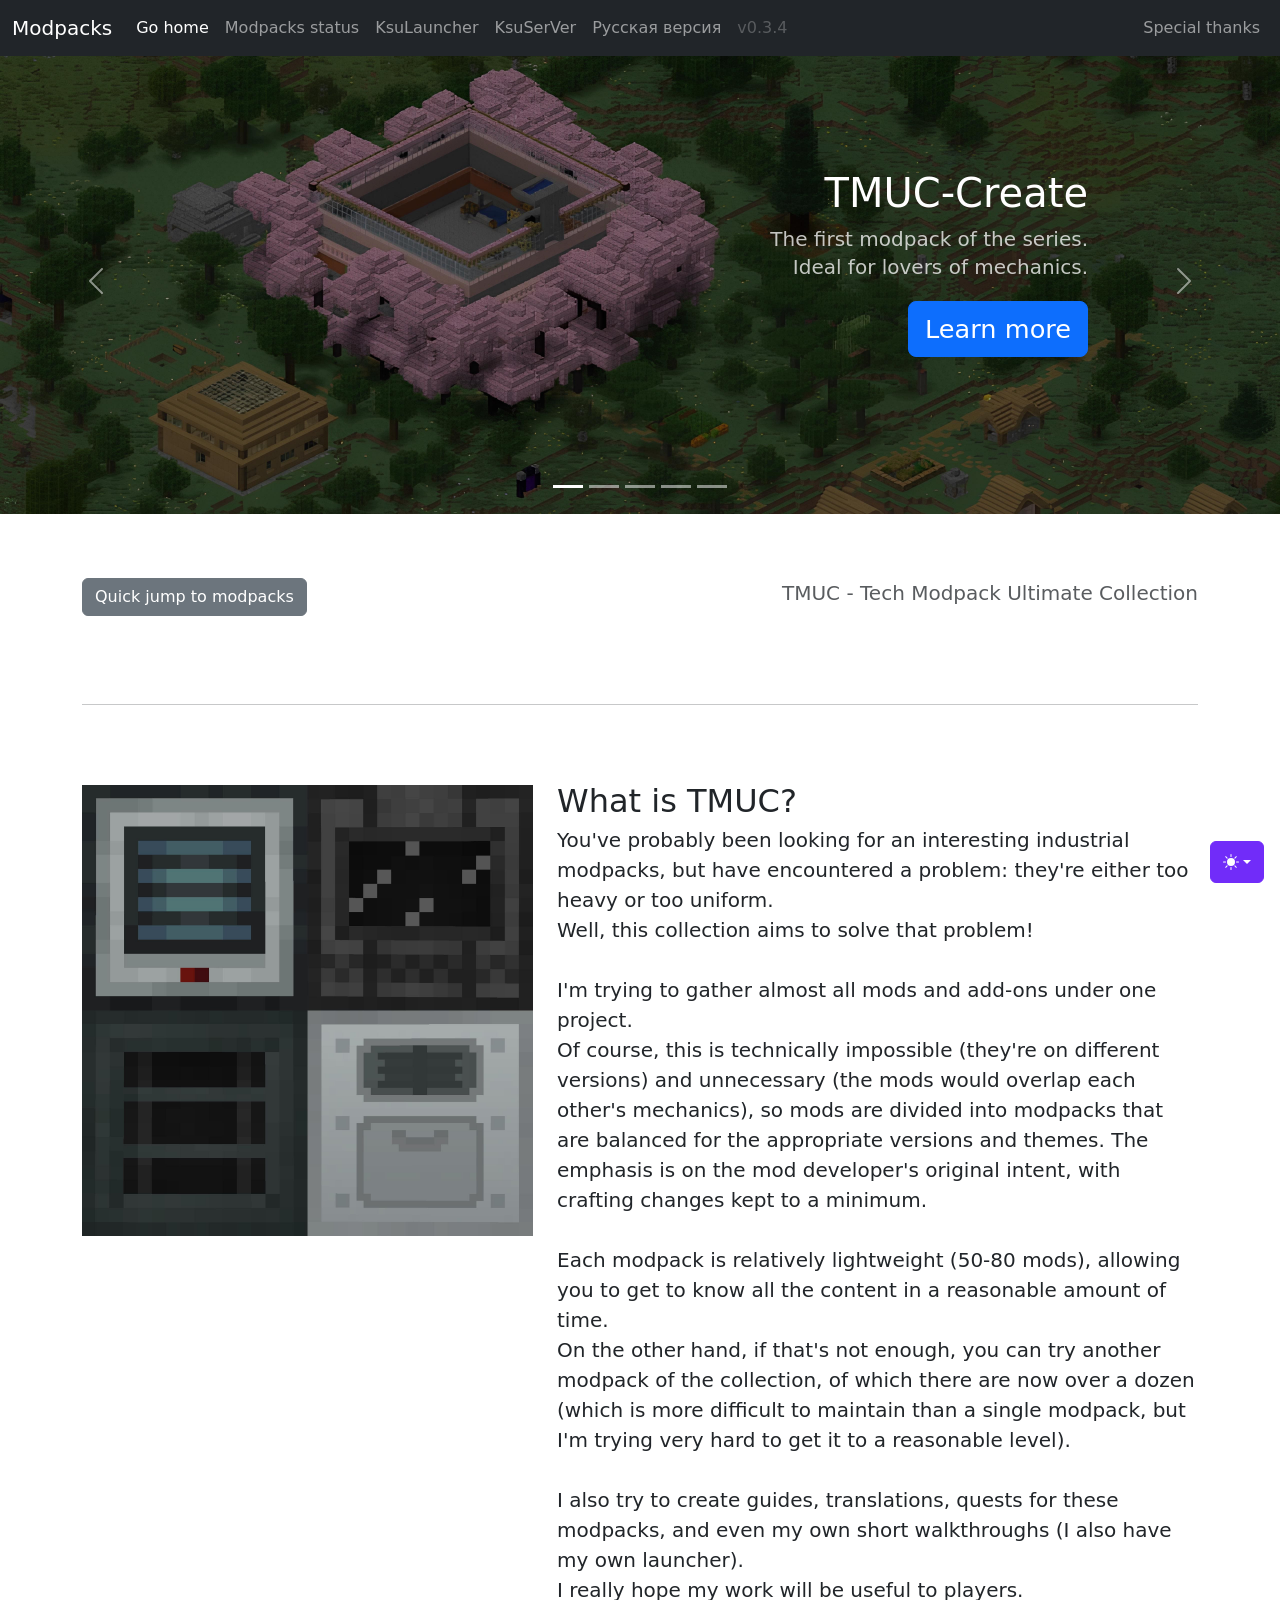
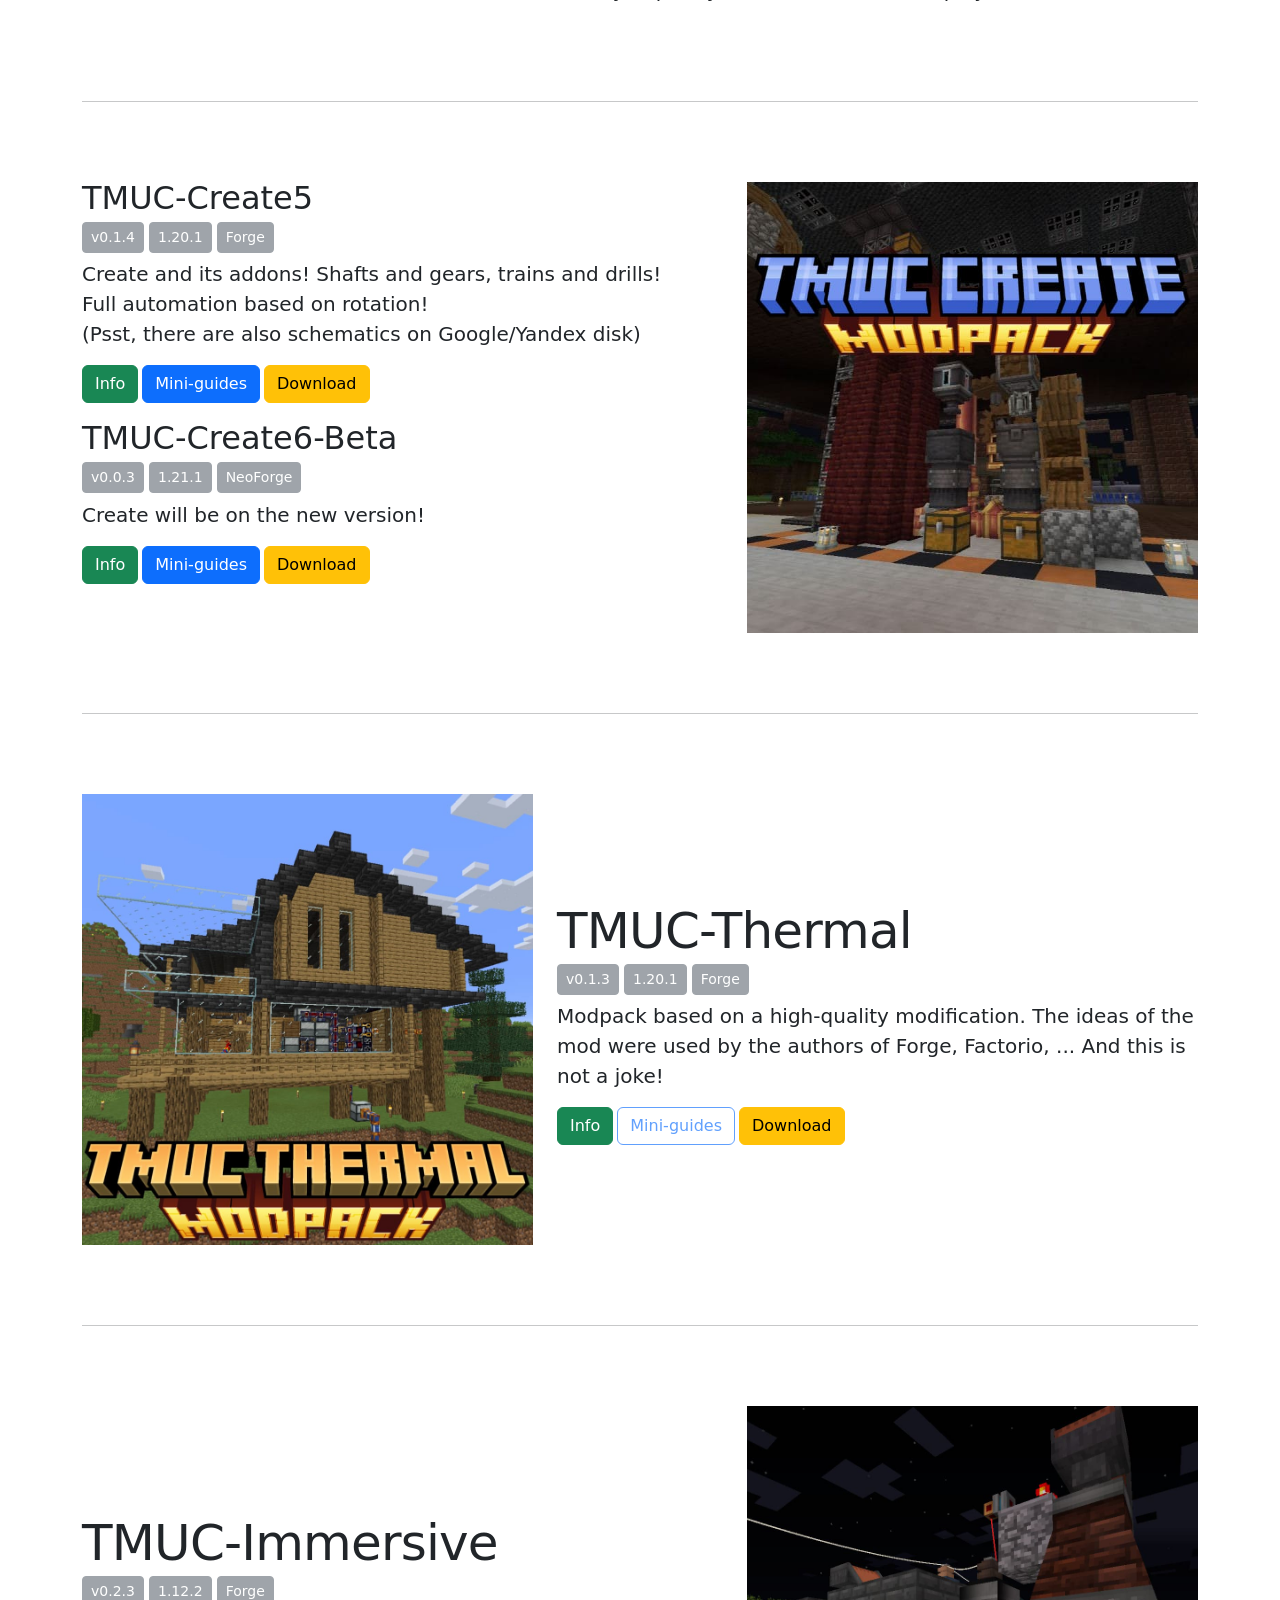
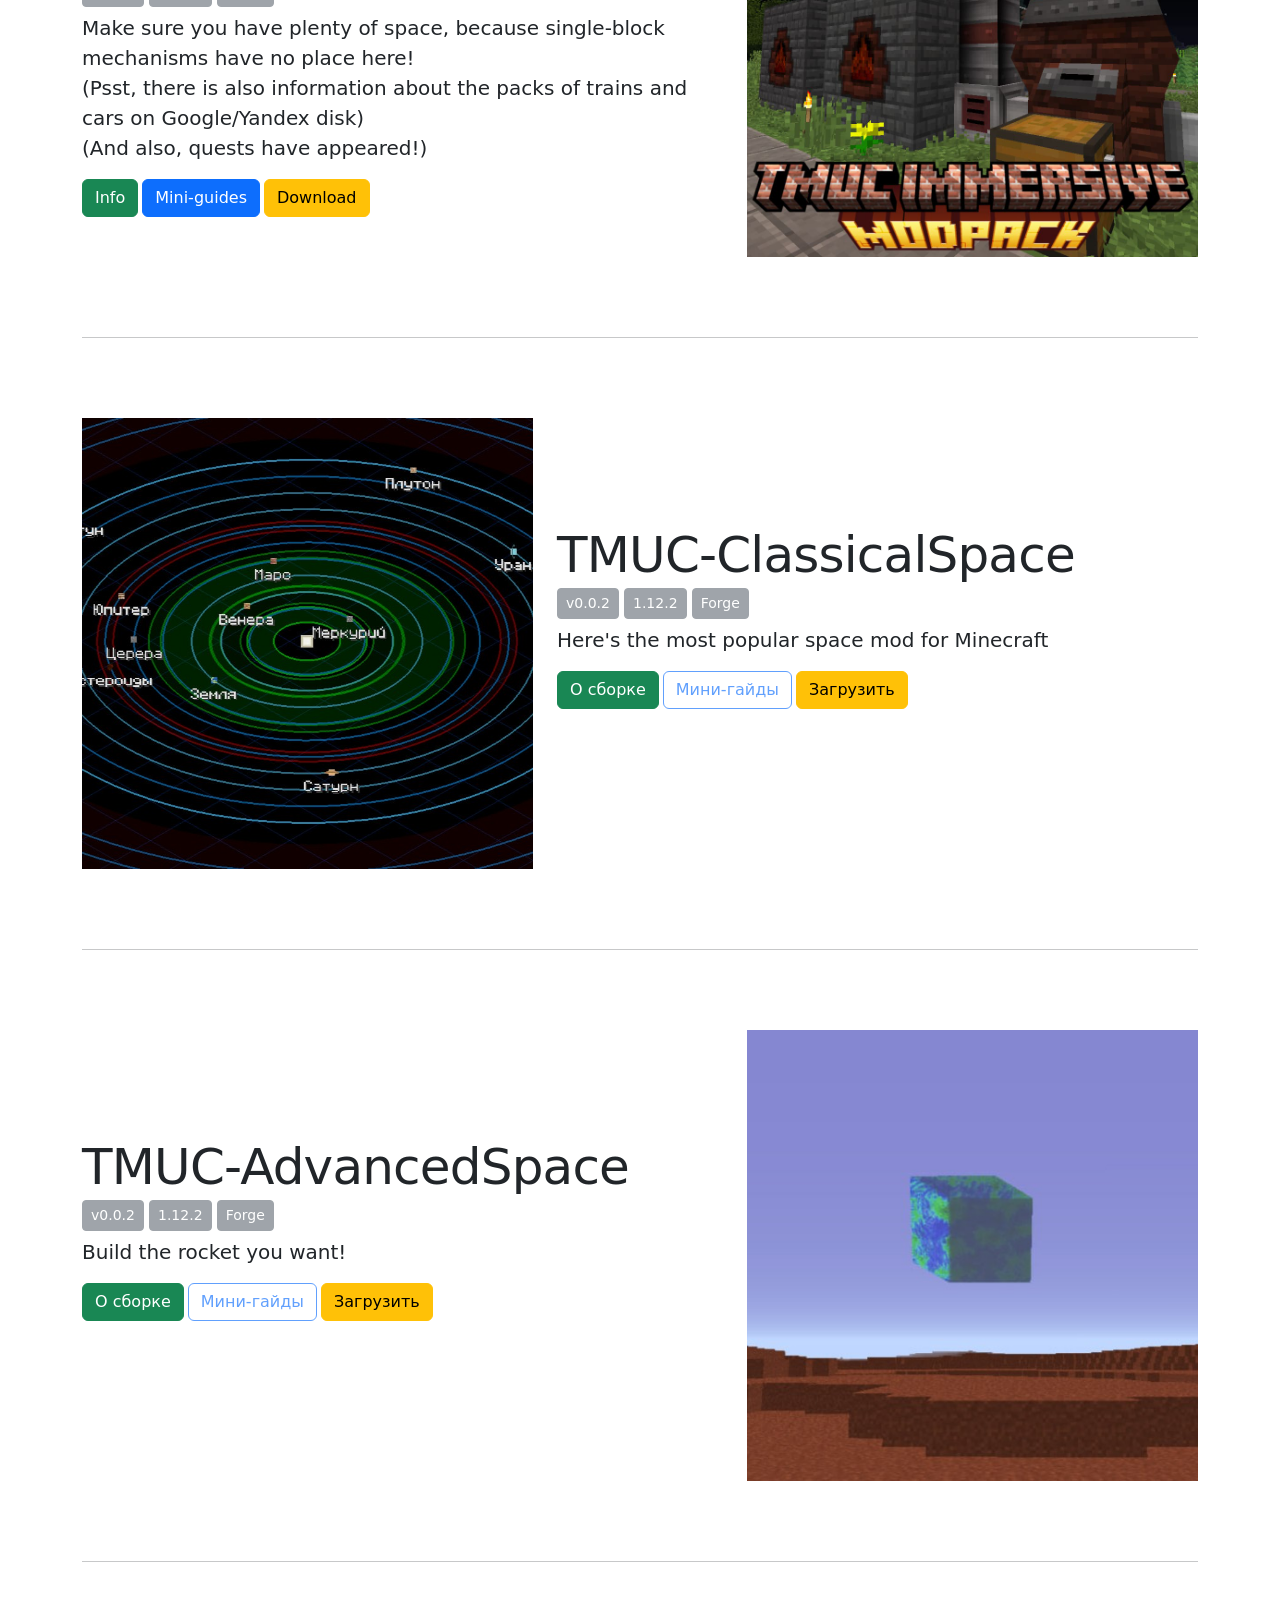
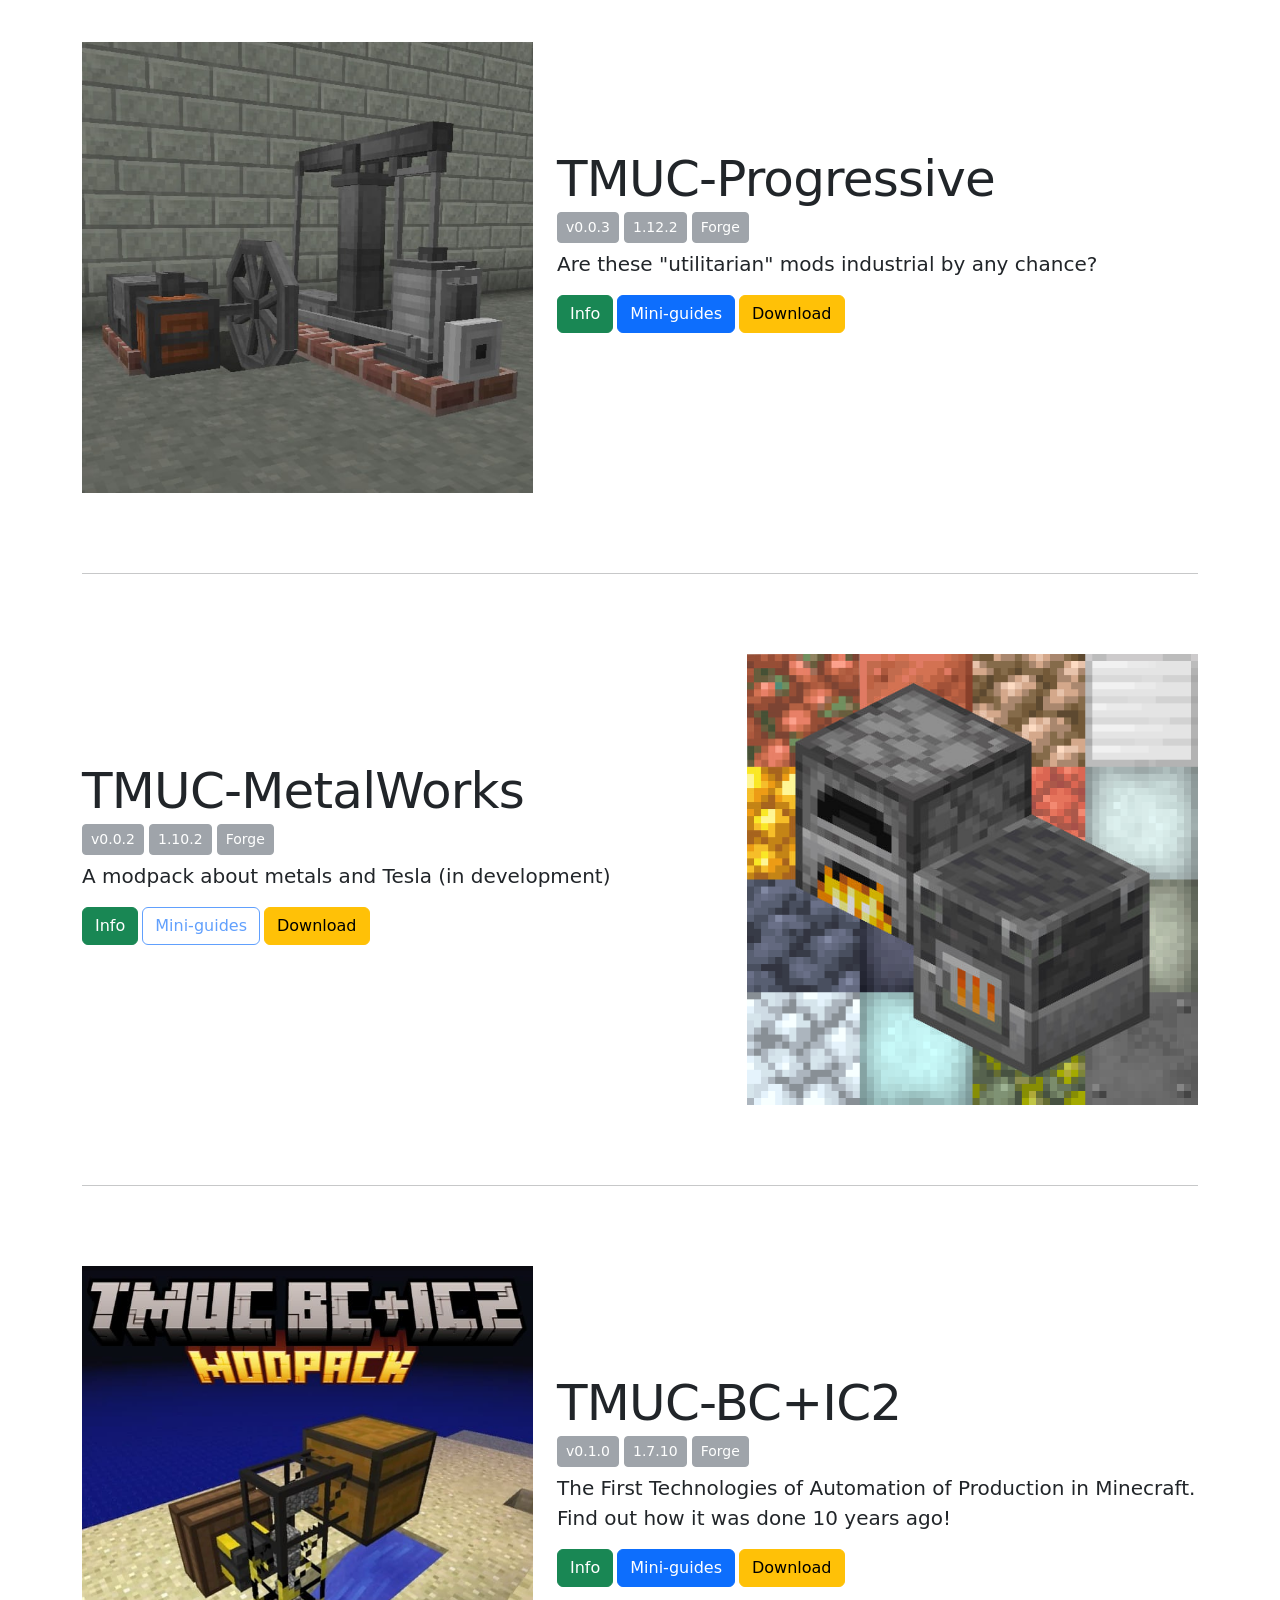
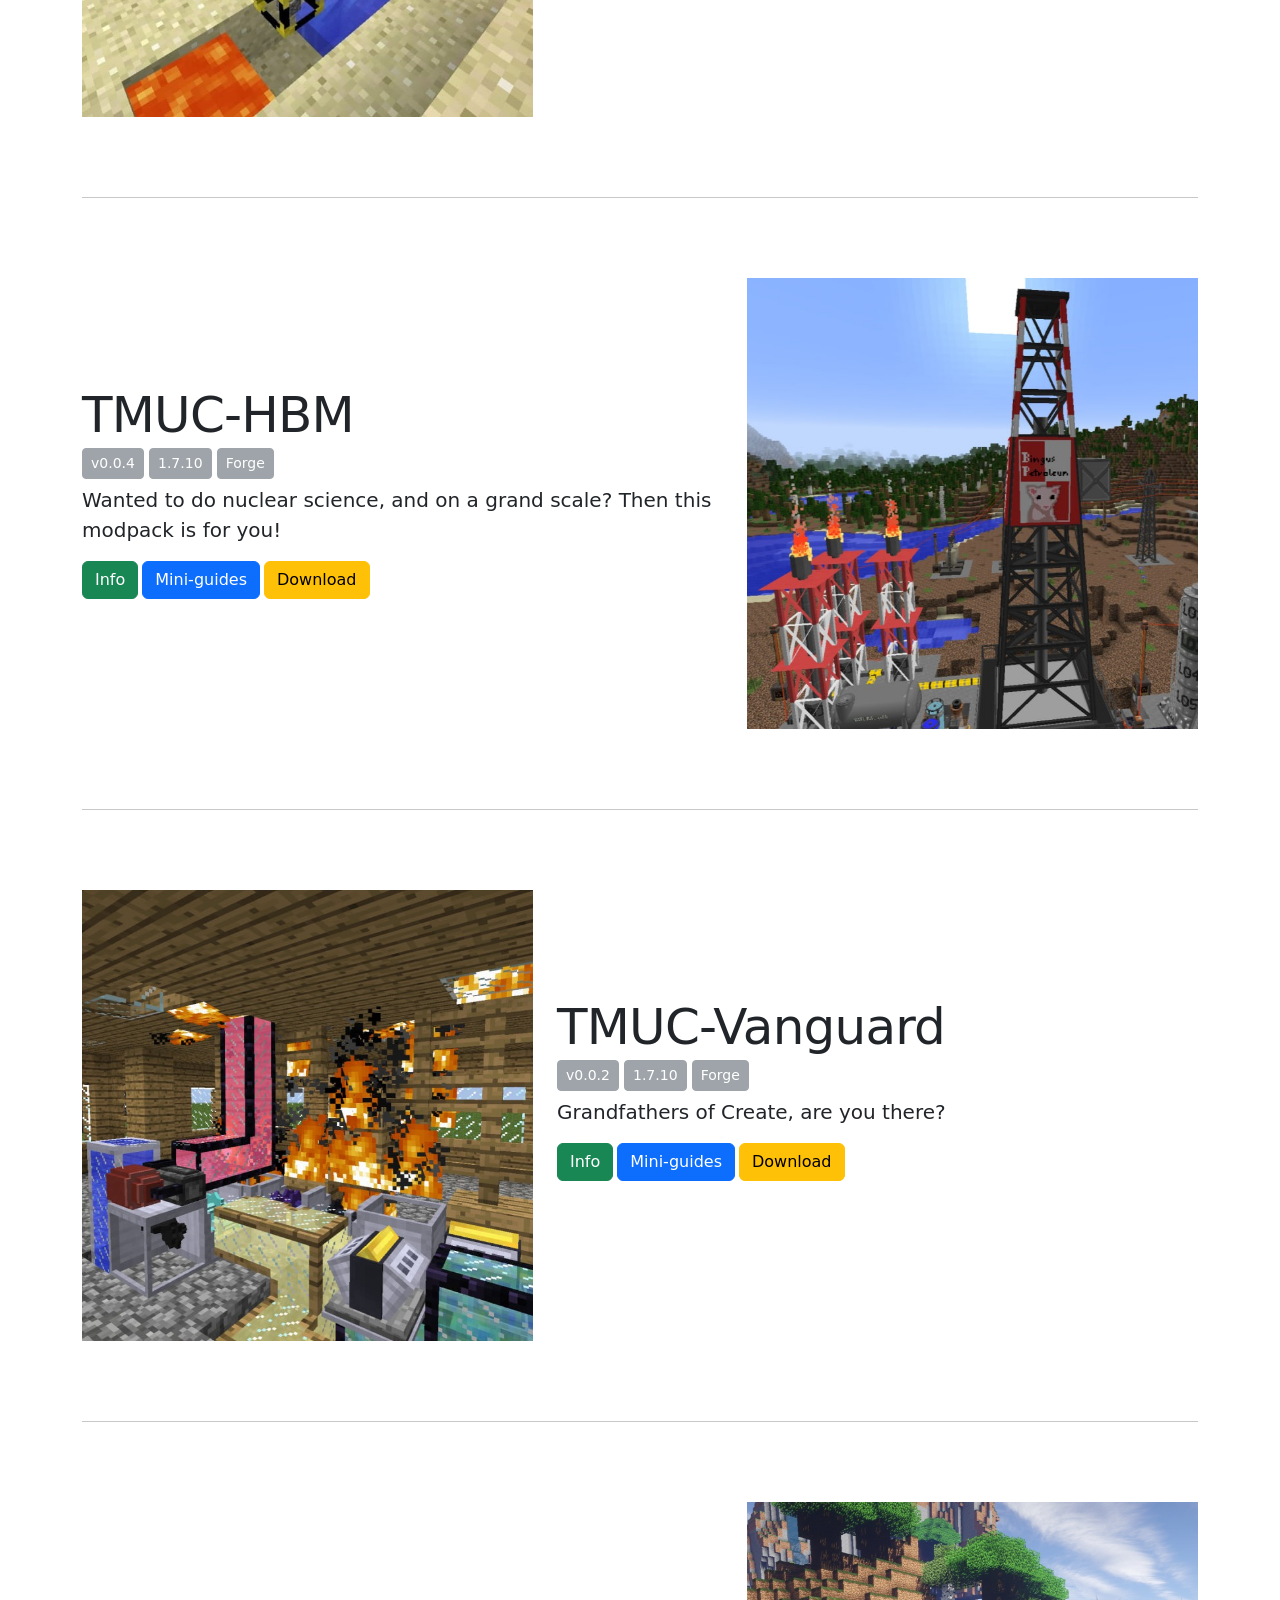
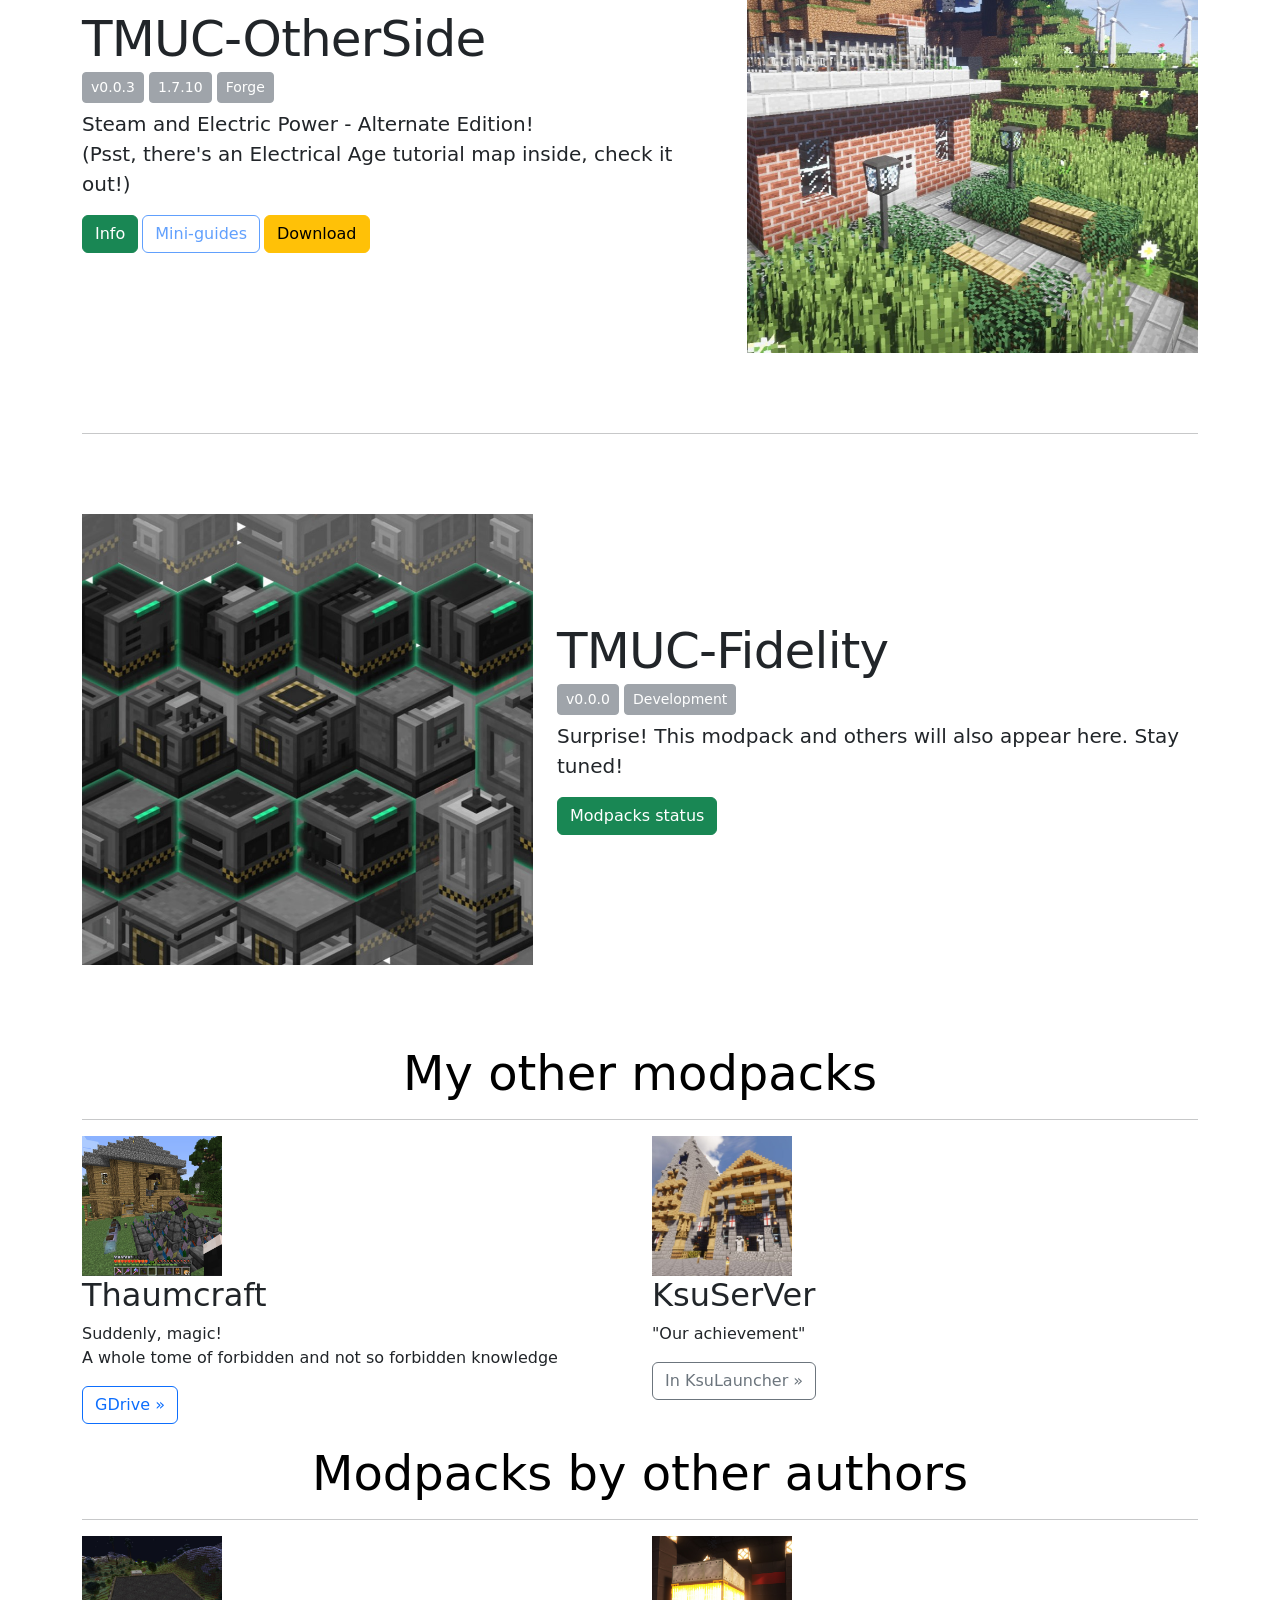
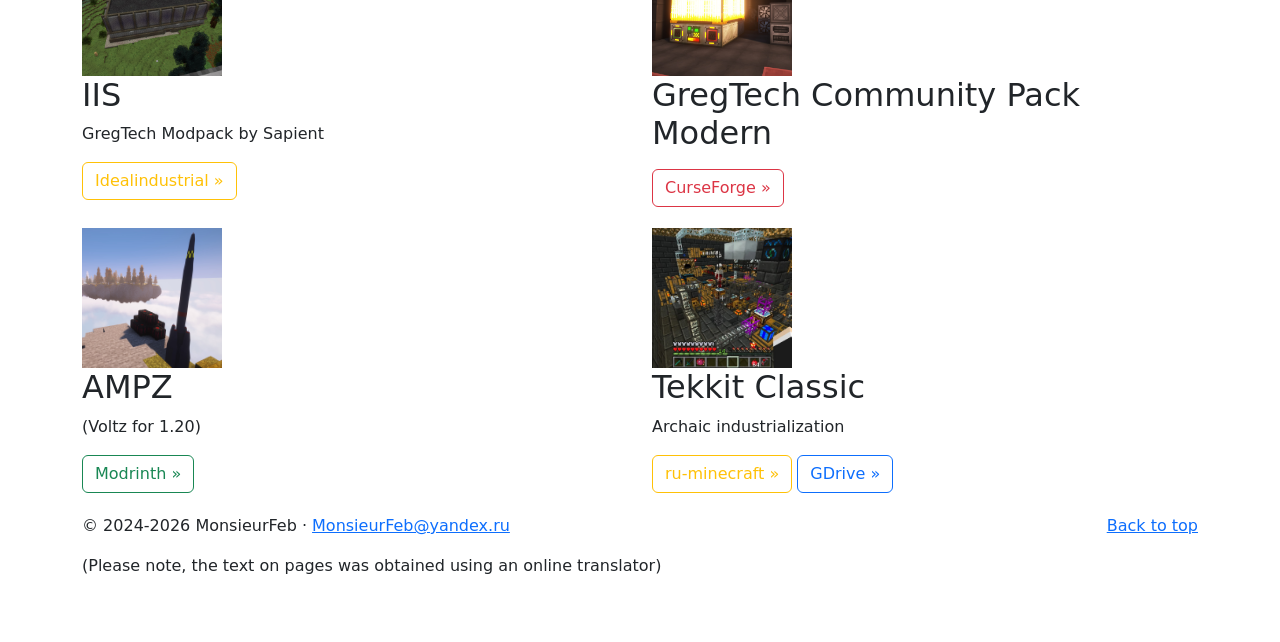
<file: mpeng.html>
<!-- <link rel="canonical" href="https://getbootstrap.com/docs/5.3/examples/carousel/"> -->
<!doctype html>
<html lang="en" data-bs-theme="auto">
  <head><script src="./assets/js/color-modes.js"></script>

    <!-- SEO Meta Tags -->
    <link rel="alternate" hreflang="ru" href="https://monsieurfeb.github.io/modpacks.html" />
    <meta name="description" content="Browse the TMUC collection of lightweight industrial Minecraft modpacks. Download tech packs like TMUC-Create, TMUC-Immersive, TMUC-HBM, TMUC-Thermal, and more.">
    <meta name="keywords" content="TMUC, Tech Modpack Ultimate Collection, MonsieurFeb, minecraft modpacks, industrial mods, tech modpack, TMUC-Create5, TMUC-Create6-Beta, TMUC-Thermal, TMUC-Immersive, TMUC-ClassicalSpace, TMUC-AdvancedSpace, TMUC-Progressive, TMUC-MetalWorks, TMUC-BC+IC2, TMUC-HBM, TMUC-Vanguard, TMUC-OtherSide, Thaumcraft">

    <meta name="author" content="MonsieurFeb">
    <meta name="robots" content="index, follow">

    <!-- Open Graph (For Discord, Telegram, and social media previews) -->
    <meta property="og:type" content="website">
    <meta property="og:url" content="https://monsieurfeb.github.io/mpeng.html">
    <meta property="og:title" content="TMUC Industrial Minecraft Modpack Collection">
    <meta property="og:description" content="Over a dozen balanced tech modpacks from 1.7.10 to 1.21.1. Experience Create, Immersive Engineering, Thermal, HBM, and space exploration. Find your perfect pack!">
    <meta property="og:image" content="https://monsieurfeb.github.io/assets/brand/icon/TMUC.jpg">

    <!-- Twitter Card -->
    <meta name="twitter:card" content="summary">
    <meta name="twitter:url" content="https://monsieurfeb.github.io/mpeng.html">
    <meta name="twitter:title" content="TMUC Modpacks — Industrial Minecraft">
    <meta name="twitter:description" content="Lightweight and well-balanced industrial Minecraft modpacks by MonsieurFeb. From classic IC2 to modern Create.">
    <meta name="twitter:image" content="https://monsieurfeb.github.io/assets/brand/icon/TMUC.jpg">

    <!-- Base meta tags for responsiveness and encoding -->
    <meta charset="utf-8">
    <meta name="viewport" content="width=device-width, initial-scale=1">
    <title>TMUC Tech Modpacks for Minecraft | Official Catalog</title>
    <link rel="icon" type="image/x-icon" href="assets/images/basic/favicon.ico">
    <link href="./assets/dist/css/bootstrap.min.css" rel="stylesheet">

    <!--<style></style>-->
    <!-- Custom styles for this template -->
    <link href="assets/css/carousel.css" rel="stylesheet">
  </head>
  <body>
    <svg xmlns="http://www.w3.org/2000/svg" class="d-none">
      <symbol id="check2" viewBox="0 0 16 16">
        <path d="M13.854 3.646a.5.5 0 0 1 0 .708l-7 7a.5.5 0 0 1-.708 0l-3.5-3.5a.5.5 0 1 1 .708-.708L6.5 10.293l6.646-6.647a.5.5 0 0 1 .708 0z"/>
      </symbol>
      <symbol id="circle-half" viewBox="0 0 16 16">
        <path d="M8 15A7 7 0 1 0 8 1v14zm0 1A8 8 0 1 1 8 0a8 8 0 0 1 0 16z"/>
      </symbol>
      <symbol id="moon-stars-fill" viewBox="0 0 16 16">
        <path d="M6 .278a.768.768 0 0 1 .08.858 7.208 7.208 0 0 0-.878 3.46c0 4.021 3.278 7.277 7.318 7.277.527 0 1.04-.055 1.533-.16a.787.787 0 0 1 .81.316.733.733 0 0 1-.031.893A8.349 8.349 0 0 1 8.344 16C3.734 16 0 12.286 0 7.71 0 4.266 2.114 1.312 5.124.06A.752.752 0 0 1 6 .278z"/>
        <path d="M10.794 3.148a.217.217 0 0 1 .412 0l.387 1.162c.173.518.579.924 1.097 1.097l1.162.387a.217.217 0 0 1 0 .412l-1.162.387a1.734 1.734 0 0 0-1.097 1.097l-.387 1.162a.217.217 0 0 1-.412 0l-.387-1.162A1.734 1.734 0 0 0 9.31 6.593l-1.162-.387a.217.217 0 0 1 0-.412l1.162-.387a1.734 1.734 0 0 0 1.097-1.097l.387-1.162zM13.863.099a.145.145 0 0 1 .274 0l.258.774c.115.346.386.617.732.732l.774.258a.145.145 0 0 1 0 .274l-.774.258a1.156 1.156 0 0 0-.732.732l-.258.774a.145.145 0 0 1-.274 0l-.258-.774a1.156 1.156 0 0 0-.732-.732l-.774-.258a.145.145 0 0 1 0-.274l.774-.258c.346-.115.617-.386.732-.732L13.863.1z"/>
      </symbol>
      <symbol id="sun-fill" viewBox="0 0 16 16">
        <path d="M8 12a4 4 0 1 0 0-8 4 4 0 0 0 0 8zM8 0a.5.5 0 0 1 .5.5v2a.5.5 0 0 1-1 0v-2A.5.5 0 0 1 8 0zm0 13a.5.5 0 0 1 .5.5v2a.5.5 0 0 1-1 0v-2A.5.5 0 0 1 8 13zm8-5a.5.5 0 0 1-.5.5h-2a.5.5 0 0 1 0-1h2a.5.5 0 0 1 .5.5zM3 8a.5.5 0 0 1-.5.5h-2a.5.5 0 0 1 0-1h2A.5.5 0 0 1 3 8zm10.657-5.657a.5.5 0 0 1 0 .707l-1.414 1.415a.5.5 0 1 1-.707-.708l1.414-1.414a.5.5 0 0 1 .707 0zm-9.193 9.193a.5.5 0 0 1 0 .707L3.05 13.657a.5.5 0 0 1-.707-.707l1.414-1.414a.5.5 0 0 1 .707 0zm9.193 2.121a.5.5 0 0 1-.707 0l-1.414-1.414a.5.5 0 0 1 .707-.707l1.414 1.414a.5.5 0 0 1 0 .707zM4.464 4.465a.5.5 0 0 1-.707 0L2.343 3.05a.5.5 0 1 1 .707-.707l1.414 1.414a.5.5 0 0 1 0 .708z"/>
      </symbol>
    </svg>

    <div class="dropdown position-fixed bottom-0 end-0 mb-3 me-3 bd-mode-toggle">
      <button class="btn btn-bd-primary py-2 dropdown-toggle d-flex align-items-center"
              id="bd-theme"
              type="button"
              aria-expanded="false"
              data-bs-toggle="dropdown"
              aria-label="Toggle theme (auto)">
        <svg class="bi my-1 theme-icon-active" width="1em" height="1em"><use href="#circle-half"></use></svg>
        <span class="visually-hidden" id="bd-theme-text">Toggle theme</span>
      </button>
      <ul class="dropdown-menu dropdown-menu-end shadow" aria-labelledby="bd-theme-text">
        <li>
          <button type="button" class="dropdown-item d-flex align-items-center" data-bs-theme-value="light" aria-pressed="false">
            <svg class="bi me-2 opacity-50" width="1em" height="1em"><use href="#sun-fill"></use></svg>
            Light
            <svg class="bi ms-auto d-none" width="1em" height="1em"><use href="#check2"></use></svg>
          </button>
        </li>
        <li>
          <button type="button" class="dropdown-item d-flex align-items-center" data-bs-theme-value="dark" aria-pressed="false">
            <svg class="bi me-2 opacity-50" width="1em" height="1em"><use href="#moon-stars-fill"></use></svg>
            Dark
            <svg class="bi ms-auto d-none" width="1em" height="1em"><use href="#check2"></use></svg>
          </button>
        </li>
        <li>
          <button type="button" class="dropdown-item d-flex align-items-center active" data-bs-theme-value="auto" aria-pressed="true">
            <svg class="bi me-2 opacity-50" width="1em" height="1em"><use href="#circle-half"></use></svg>
            Auto
            <svg class="bi ms-auto d-none" width="1em" height="1em"><use href="#check2"></use></svg>
          </button>
        </li>
      </ul>
    </div>

    <header data-bs-theme="dark">
      <nav class="navbar navbar-expand-md navbar-dark fixed-top bg-dark">
        <div class="container-fluid">
          <a class="navbar-brand" href="#">Modpacks</a>
          <button class="navbar-toggler" type="button" data-bs-toggle="collapse" data-bs-target="#navbarCollapse" aria-controls="navbarCollapse" aria-expanded="false" aria-label="Toggle navigation">
            <span class="navbar-toggler-icon"></span>
          </button>
          <div class="collapse navbar-collapse" id="navbarCollapse">
            <ul class="navbar-nav me-auto mb-2 mb-md-0">
              <li class="nav-item">
                <a class="nav-link active" aria-current="page" href="eng.html">Go home</a>
              </li>
              <li class="nav-item">
                <a class="nav-link" href="https://docs.google.com/spreadsheets/d/1u5vIX8oGjELeDfsSiaR8NvIATlkEW-N-MmX3r2Xlx8Q/edit?usp=sharing" rel="nofollow noopener noreferrer" target="_blank">Modpacks status</a>
              </li>
              <li class="nav-item">
                <a class="nav-link" href="https://github.com/MonsieurFeb/KsuLauncher/releases" rel="noopener noreferrer" target="_blank">KsuLauncher</a>
              </li>
              <li class="nav-item">
                <a class="nav-link" href="sveng.html">KsuSerVer</a>
              </li>
              <li class="nav-item">
                <a class="nav-link" href="modpacks.html">Русская версия</a>
              </li>
              <li class="nav-item">
                <a class="nav-link disabled" aria-disabled="true">v0.3.4</a>
              </li>
            </ul>
            <ul class="navbar-nav ms-auto mb-2 mb-md-0">
              <li class="nav-item">
                <a class="nav-link" data-bs-toggle="offcanvas" href="#offcanvas">Special thanks</a>
              <li class="nav-item">
            </ul>
          </div>
        </div>
      </nav>
    </header>

    <main>
      <div class="offcanvas offcanvas-end" tabindex="-1" id="offcanvas" aria-labelledby="offcanvasLabel">
        <div class="offcanvas-header">
          <h5 class="offcanvas-title" id="offcanvasExampleLabel">Thanks to these people!</h5>
          <button type="button" class="btn-close" data-bs-dismiss="offcanvas" aria-label="Close"></button>
        </div>
        <div class="list-group list-group-flush overflow-auto">
          <a aria-disabled="true" class="list-group-item list-group-item-action py-3 lh-sm">
            <div class="d-flex w-100 align-items-center justify-content-between">
              <strong class="mb-1">Skeltx</strong>
              <small class="text-body-secondary">06.2025</small>
            </div>
            <div class="col-10 mb-1 small">Help with modpacks (Immersive, HBM)</div>
          </a>
          <a aria-disabled="true" class="list-group-item list-group-item-action py-3 lh-sm">
            <div class="d-flex w-100 align-items-center justify-content-between">
              <strong class="mb-1">Nowhere, ZEROs337</strong>
              <small class="text-body-secondary">11.2025</small>
            </div>
            <div class="col-10 mb-1 small">Working on KsuSerVer content</div>
          </a>
          <a aria-disabled="true" class="list-group-item list-group-item-action py-3 lh-sm">
            <div class="d-flex w-100 align-items-center justify-content-between">
              <strong class="mb-1">MisterKonditsia, fortune</strong>
              <small class="text-body-secondary">04.2026</small>
            </div>
            <div class="col-10 mb-1 small">Working on KsuLauncher</div>
          </a>
          <a aria-disabled="true" class="list-group-item list-group-item-action py-3 lh-sm">
            <div class="d-flex w-100 align-items-center justify-content-between">
              <strong class="mb-1">Narsiccuslll, ZaharWinston, xD_SERAPHIM_xD, MUKRUFON, BarbecueArt, Wytika, Jim_Raynor1, 5432112346, PeskovDev, DiShiFa, ritysikx, 5KvAnT5, timcool456</strong>
              <small class="text-body-secondary">03.2026</small>
            </div>
            <div class="col-10 mb-1 small">Significant KsuSerVer participants</div>
          </a>
          <a aria-disabled="true" class="list-group-item list-group-item-action py-3 lh-sm">
            <div class="d-flex w-100 align-items-center justify-content-between">
              <strong class="mb-1">Lemon4ik, Ger_BlockYT, qpn.tv</strong>
              <small class="text-body-secondary">05.2025</small>
            </div>
            <div class="col-10 mb-1 small">Feedback on the content (Tiktok)</div>
          </a>
          <a aria-disabled="true" class="list-group-item list-group-item-action py-3 lh-sm">
            <div class="d-flex w-100 align-items-center justify-content-between">
              <strong class="mb-1">AlexSimpson75, kindwoman78, Anonym92</strong>
              <small class="text-body-secondary">05.2025</small>
            </div>
            <div class="col-10 mb-1 small">Active commentators (Tiktok, Telegram)</div>
          </a>
          <a aria-disabled="true" class="list-group-item list-group-item-action py-3 lh-sm">
            <div class="d-flex w-100 align-items-center justify-content-between">
              <strong class="mb-1">Frosty_1337</strong>
              <small class="text-body-secondary">04.2025</small>
            </div>
            <div class="col-10 mb-1 small">"Patient zero" :)</div>
          </a>

          <a aria-disabled="true" class="list-group-item list-group-item-action py-3 lh-sm disabled">
            <div class="d-flex w-100 align-items-center justify-content-between" style="height: 40px"></div>
          </a>
        </div>
      </div>

      <div id="myCarousel" class="carousel slide mb-6 bg-dark" data-bs-ride="carousel" data-bs-theme="light" >
        <div class="carousel-indicators">
          <button type="button" data-bs-target="#myCarousel" data-bs-slide-to="0" class="active" aria-current="true" aria-label="Slide 1"></button>
          <button type="button" data-bs-target="#myCarousel" data-bs-slide-to="1" aria-label="Slide 2"></button>
          <button type="button" data-bs-target="#myCarousel" data-bs-slide-to="2" aria-label="Slide 3"></button>
          <button type="button" data-bs-target="#myCarousel" data-bs-slide-to="3" aria-label="Slide 4"></button>
          <button type="button" data-bs-target="#myCarousel" data-bs-slide-to="4" aria-label="Slide 5"></button>
        </div>
        <div class="carousel-inner">
          <div class="carousel-item active">
            <img src="assets/images/modpacks/banner/CreateBanner.jpg" width="100%" alt="There should be a picture here :(">
            <div class="container">
              <div class="carousel-caption text-end text-white">
                <h1>TMUC-Create</h1>
                <p class="opacity-75 mypfont">The first modpack of the series.<br>Ideal for lovers of mechanics.</p>
                <p><a class="btn btn-lg btn-primary mypfont" href="#Create">Learn more</a></p>
              </div>
            </div>
          </div>
          <div class="carousel-item">
            <img src="assets/images/modpacks/banner/BCIC2Banner.jpg" width="100%" alt="There should be a picture here :(">
            <div class="container">
              <div class="carousel-caption text-start text-white">
                <h1>TMUC-BC+IC2</h1>
                <p class="opacity-75 mypfont">Dedicated to the first industrial mods.<br>Be careful, with a touch of nostalgia!</p>
                <p><a class="btn btn-lg btn-primary mypfont" href="#BCIC2">Learn more</a></p>
              </div>
            </div>
          </div>
          <div class="carousel-item">
            <img src="assets/images/modpacks/banner/ThermalBanner.jpg" width="100%" alt="There should be a picture here :(">
            <div class="container">
              <div class="carousel-caption text-end text-white">
                <h1>TMUC-Thermal</h1>
                <p class="opacity-75 mypfont">A modpack filled with mods from Team CoFH.<br>(With a little complication)</p>
                <p><a class="btn btn-lg btn-primary mypfont" href="#Thermal">Learn more</a></p>
              </div>
            </div>
          </div>
          <div class="carousel-item">
            <img src="assets/images/modpacks/banner/ImmersiveBanner.jpg" width="100%" alt="There should be a picture here :(">
            <div class="container">
              <div class="carousel-caption text-center text-white">
                <h1>TMUC-Immersive</h1>
                <p class="opacity-75 mypfont">"Immersive" and massive mechanisms.<br>Retrofuturism in all its glory.</p>
                <p><a class="btn btn-lg btn-primary mypfont" href="#Immersive">Learn more</a></p>
              </div>
            </div>
          </div>
          <div class="carousel-item">
            <img src="assets/images/modpacks/banner/HBMBanner.jpg" width="100%" alt="There should be a picture here :(">
            <div class="container">
              <div class="carousel-caption text-start text-white">
                <h1>TMUC-HBM</h1>
                <p class="opacity-75 mypfont">A post-apocalyptic world full of dangers<br>(and opportunities!)</p>
                <p><a class="btn btn-lg btn-primary mypfont" href="#HBM">Learn more</a></p>
              </div>
            </div>
          </div>
        </div>
        <button class="carousel-control-prev" type="button" data-bs-target="#myCarousel" data-bs-slide="prev">
          <span class="carousel-control-prev-icon" aria-hidden="true"></span>
          <span class="visually-hidden">Previous</span>
        </button>
        <button class="carousel-control-next" type="button" data-bs-target="#myCarousel" data-bs-slide="next">
          <span class="carousel-control-next-icon" aria-hidden="true"></span>
          <span class="visually-hidden">Next</span>
        </button>
      </div>

      <!-- Marketing messaging and featurettes
      ================================================== -->
      <!-- Wrap the rest of the page in another container to center all the content. -->

      <div class="container marketing">

        <div class="row featurette">
          <div class="col-md-3">
            <a class="btn btn-secondary" data-bs-toggle="collapse" href="#collapseMenu" role="button" aria-expanded="false" aria-controls="collapseMenu">
              Quick jump to modpacks
            </a>
            <div class="collapse" id="collapseMenu">
              <div class="card card-body">
                TMUC 1.21.1, 1.20.1
                <div class="list-group">
                  <a href="#Create" class="list-group-item list-group-item-action">Create 5/6</a>
                  <a href="#Thermal" class="list-group-item list-group-item-action">Thermal Expansion</a>
                </div>
                TMUC 1.12.2, 1.10.2
                <div class="list-group">
                  <a href="#Immersive" class="list-group-item list-group-item-action">Immersive Engineering</a>
                  <a href="#ClassicalSpace" class="list-group-item list-group-item-action">ClassicalSpace</a>
                  <a href="#AdvancedSpace" class="list-group-item list-group-item-action">AdvancedSpace</a>
                  <a href="#Progressive" class="list-group-item list-group-item-action">Progressive</a>
                  <a href="#MetalWorks" class="list-group-item list-group-item-action">MetalWorks</a>
                </div>
                TMUC 1.7.10
                <div class="list-group">
                  <a href="#BCIC2" class="list-group-item list-group-item-action">BuildCraft & IndustrialCraft 2</a>
                  <a href="#HBM" class="list-group-item list-group-item-action">Hbm's Nuclear Tech</a>
                  <a href="#Vanguard" class="list-group-item list-group-item-action">Vanguard</a>
                  <a href="#OtherSide" class="list-group-item list-group-item-action">OtherSide</a>
                </div>
                My other modpacks
                <div class="list-group">
                  <a href="#myother" class="list-group-item list-group-item-action">Jump</a>
                </div>
                Modpacks by other authors
                <div class="list-group">
                  <a href="#otherauthors" class="list-group-item list-group-item-action">Jump</a>
                </div>
              </div>
            </div>
          </div>
          <div class="col-md-9">
            <div class="text-md-end">
              <p class="lead text-muted">
                TMUC - Tech Modpack Ultimate Collection
              </p>
            </div>
          </div>
        </div>

        <!-- START THE FEATURETTES -->

        <hr class="featurette-divider" id="TMUC">

        <div class="row featurette">
          <div class="col-md-7 order-md-2">
            <h2 class="fw-normal lh-1">What is TMUC?</h2>
            <p class="lead">
              You've probably been looking for an interesting industrial modpacks, but have encountered a problem: they're either too heavy or too uniform.<br>
              Well, this collection aims to solve that problem!
              <br><br>
              I'm trying to gather almost all mods and add-ons under one project.<br>
              Of course, this is technically impossible (they're on different versions) and unnecessary (the mods would overlap each other's mechanics), so mods are divided into modpacks that are balanced for the appropriate versions and themes. The emphasis is on the mod developer's original intent, with crafting changes kept to a minimum.
              <br><br>
              Each modpack is relatively lightweight (50-80 mods), allowing you to get to know all the content in a reasonable amount of time.<br>
              On the other hand, if that's not enough, you can try another modpack of the collection, of which there are now over a dozen (which is more difficult to maintain than a single modpack, but I'm trying very hard to get it to a reasonable level).
              <br><br>
              I also try to create guides, translations, quests for these modpacks, and even my own short walkthroughs (I also have my own launcher).<br>
              I really hope my work will be useful to players.
            </p>
          </div>
          <div class="col-md-5 order-md-1">
            <img src="assets/images/basic/TMUC.jpg" width="100%" alt="There should be a picture here :(">
          </div>
        </div>

        <hr class="featurette-divider" id="Create">

        <div class="row featurette">
          <div class="col-md-7">
            <h2 class="fw-normal lh-1">TMUC-Create5</h2>
            <button type="button" class="btn btn-secondary btn-sm" disabled>v0.1.4</button>
            <button type="button" class="btn btn-secondary btn-sm" disabled>1.20.1</button>
            <button type="button" class="btn btn-secondary btn-sm" disabled>Forge</button>
<!--            <button type="button" class="btn btn-secondary btn-sm" disabled>Verified</button>-->
<!--            <button type="button" class="btn btn-secondary btn-sm" disabled>70 mods</button>-->
            <p class="lead">Create and its addons! Shafts and gears, trains and drills!<br>Full automation based on rotation!<br>(Psst, there are also schematics on Google/Yandex disk)</p>

            <p class="d-inline-flex gap-1">
              <a class="btn btn-success" href="https://docs.google.com/spreadsheets/d/1DEZpgkjTG3N-iYwwbzolBgChz2KRi6p6LJ1TJDj8qiE/edit?usp=sharing" rel="nofollow noopener noreferrer" target="_blank">Info</a>
              <a class="btn btn-primary" href="https://docs.google.com/document/d/1iEXdXbQUzeRh7hmpo0BjMXcWmCEq_6-wkO6jEdCp-hs/edit?usp=sharing" rel="nofollow noopener noreferrer" target="_blank">Mini-guides</a>
              <a class="btn btn-warning" data-bs-toggle="collapse" href="#collapseCreate5" role="button" aria-expanded="false" aria-controls="collapseExample">
                Download
              </a>
            </p>
            <div class="collapse" id="collapseCreate5">
              <div class="card card-body col-md-9">
                <p>
                  <a class="btn btn-primary" href="https://drive.google.com/drive/folders/1APmp1m47YHzwrFNG7wEs7I6Ferofd_n3?usp=sharing" rel="nofollow noopener noreferrer" target="_blank">GDrive</a>
                  <!--              <button type="button" class="btn btn-outline-success" disabled>Modrinth</button>-->
                  <!--              <button type="button" class="btn btn-outline-danger" disabled>CurseForge</button>-->
                  <!--              <button type="button" class="btn btn-outline-primary" disabled>GDrive</button>-->
                  <a class="btn btn-warning" href="https://disk.yandex.ru/d/RlygETbr9U7wbA" rel="nofollow noopener noreferrer" target="_blank">Yandex.Disk</a>
                  <a class="btn btn-success" href="https://modrinth.com/modpack/tmuc-create5" rel="noopener noreferrer" target="_blank">Modrinth</a>
                  <a class="btn btn-danger" href="https://www.curseforge.com/minecraft/modpacks/tmuc-create5" rel="noopener noreferrer" target="_blank">CurseForge</a>
                  <a class="btn btn-outline-secondary" href="https://github.com/MonsieurFeb/TMUC-Create" rel="noopener noreferrer" target="_blank">GitHub</a>
                </p>
              </div>
              <br>
            </div>

            <h2 class="fw-normal lh-1">TMUC-Create6-Beta</h2>
            <button type="button" class="btn btn-secondary btn-sm" disabled>v0.0.3</button>
            <button type="button" class="btn btn-secondary btn-sm" disabled>1.21.1</button>
            <button type="button" class="btn btn-secondary btn-sm" disabled>NeoForge</button>
<!--            <button type="button" class="btn btn-secondary btn-sm" disabled>Development</button>-->
<!--            <button type="button" class="btn btn-secondary btn-sm" disabled>45 mods</button>-->
            <p class="lead">Create will be on the new version!</p>

            <p class="d-inline-flex gap-1">
              <a class="btn btn-success" href="https://docs.google.com/spreadsheets/d/10SAtRnAoZPVWidDPUemG0zS-CYtQVwYHNILsRVwbjuA/edit?usp=sharing" rel="nofollow noopener noreferrer" target="_blank">Info</a>
              <a class="btn btn-primary" href="https://docs.google.com/document/d/1iEXdXbQUzeRh7hmpo0BjMXcWmCEq_6-wkO6jEdCp-hs/edit?usp=sharing" rel="nofollow noopener noreferrer" target="_blank">Mini-guides</a>
              <a class="btn btn-warning" data-bs-toggle="collapse" href="#collapseCreate6" role="button" aria-expanded="false" aria-controls="collapseExample">
                Download
              </a>
            </p>
            <div class="collapse" id="collapseCreate6">
              <div class="card card-body col-md-9">
                <p>
                  <a class="btn btn-primary" href="https://drive.google.com/drive/folders/1dP6X6ZdvvpfmBNq5xjEnuFD8IBRJQLBs?usp=sharing" rel="nofollow noopener noreferrer" target="_blank">GDrive</a>
                  <a class="btn btn-warning" href="https://disk.yandex.ru/d/fJZEsSpWjUm1yw" rel="nofollow noopener noreferrer" target="_blank">Yandex.Disk</a>
                  <button type="button" class="btn btn-outline-success" disabled>Modrinth</button>
                  <button type="button" class="btn btn-outline-danger" disabled>CurseForge</button>
                  <a class="btn btn-outline-secondary" href="https://github.com/MonsieurFeb/TMUC-Create6-Beta" rel="noopener noreferrer" target="_blank">GitHub</a>
                </p>
              </div>
            </div>

          </div>
          <div class="col-md-5">
            <img src="assets/images/modpacks/Create.jpg" width="100%" alt="There should be a picture here :(">
          </div>
        </div>

        <hr class="featurette-divider" id="Thermal">
        
        <div class="row featurette">
          <div class="col-md-7 order-md-2">
            <h2 class="featurette-heading fw-normal lh-1">TMUC-Thermal</h2>
            <button type="button" class="btn btn-secondary btn-sm" disabled>v0.1.3</button>
            <button type="button" class="btn btn-secondary btn-sm" disabled>1.20.1</button>
            <button type="button" class="btn btn-secondary btn-sm" disabled>Forge</button>
<!--            <button type="button" class="btn btn-secondary btn-sm" disabled>Testing</button>-->
<!--            <button type="button" class="btn btn-secondary btn-sm" disabled>67 mods</button>-->
            <p class="lead">Modpack based on a high-quality modification. The ideas of the mod were used by the authors of Forge, Factorio, ... And this is not a joke!</p>

            <p class="d-inline-flex gap-1">
              <a class="btn btn-success" href="https://docs.google.com/spreadsheets/d/1_TQejHqiEYYLeb64jJhoFxfDGFTtMmuVhOtz53Nomjg/edit?usp=sharing" rel="nofollow noopener noreferrer" target="_blank">Info</a>
              <!--              <a class="btn btn-primary" href="">Мини-гайды</a>-->
              <button type="button" class="btn btn-outline-primary" disabled>Mini-guides</button>
              <a class="btn btn-warning" data-bs-toggle="collapse" href="#collapseThermal" role="button" aria-expanded="false" aria-controls="collapseExample">
                Download
              </a>
            </p>
            <div class="collapse" id="collapseThermal">
              <div class="card card-body col-md-9">
                <p>
                  <a class="btn btn-primary" href="https://drive.google.com/drive/folders/1bjHRC_n8BmO6Hp6o52hpfTalGhH93hGS?usp=sharing" rel="nofollow noopener noreferrer" target="_blank">GDrive</a>
                  <a class="btn btn-warning" href="https://disk.yandex.ru/d/Jm5DZZcFxu09Rg" rel="nofollow noopener noreferrer" target="_blank">Yandex.Disk</a>
                  <button type="button" class="btn btn-outline-success" disabled>Modrinth</button>
                  <button type="button" class="btn btn-outline-danger" disabled>CurseForge</button>
                  <a class="btn btn-outline-secondary" href="https://github.com/MonsieurFeb/TMUC-Thermal" rel="noopener noreferrer" target="_blank">GitHub</a>
                </p>
              </div>
            </div>

          </div>
          <div class="col-md-5 order-md-1">
            <img src="assets/images/modpacks/Thermal.jpg" width="100%" alt="There should be a picture here :(">
          </div>
        </div>

        <hr class="featurette-divider" id="Immersive">

        <div class="row featurette">
          <div class="col-md-7">
            <h2 class="featurette-heading fw-normal lh-1">TMUC-Immersive</h2>
            <button type="button" class="btn btn-secondary btn-sm" disabled>v0.2.3</button>
            <button type="button" class="btn btn-secondary btn-sm" disabled>1.12.2</button>
            <button type="button" class="btn btn-secondary btn-sm" disabled>Forge</button>
<!--            <button type="button" class="btn btn-secondary btn-sm" disabled>Testing</button>-->
<!--            <button type="button" class="btn btn-secondary btn-sm" disabled>60 mods</button>-->
            <p class="lead">Make sure you have plenty of space, because single-block mechanisms have no place here!<br>(Psst, there is also information about the packs of trains and cars on Google/Yandex disk)<br>(And also, quests have appeared!)</p>

            <p class="d-inline-flex gap-1">
              <a class="btn btn-success" href="https://docs.google.com/spreadsheets/d/1bv3wSOOAYknZF-W-Vb7Z4XiVB1TjS_w6DbVVe4Pj3Tc/edit?usp=sharing" rel="nofollow noopener noreferrer" target="_blank">Info</a>
              <a class="btn btn-primary" href="https://docs.google.com/document/d/1J3y7Yma4HBcY-zeZLmJ_xdR7J2jV9oK8ZnAJzcUee6I/edit?usp=sharing" rel="nofollow noopener noreferrer" target="_blank">Mini-guides</a>
              <a class="btn btn-warning" data-bs-toggle="collapse" href="#collapseImmersive" role="button" aria-expanded="false" aria-controls="collapseExample">
                Download
              </a>
            </p>
            <div class="collapse" id="collapseImmersive">
              <div class="card card-body col-md-9">
                <p>
                  <a class="btn btn-primary" href="https://drive.google.com/drive/folders/1FMeq2MnRWCnloDQC6zSTRFKN0Dgb8YcW?usp=sharing" rel="nofollow noopener noreferrer" target="_blank">GDrive</a>
                  <a class="btn btn-warning" href="https://disk.yandex.ru/d/TOcQo3dewY5AQw" rel="nofollow noopener noreferrer" target="_blank">Yandex.Disk</a>
                  <a class="btn btn-success" href="https://modrinth.com/modpack/tmuc-immersive" rel="noopener noreferrer" target="_blank">Modrinth</a>
                  <a class="btn btn-danger" href="https://www.curseforge.com/minecraft/modpacks/tmuc-immersive" rel="noopener noreferrer" target="_blank">CurseForge</a>
                  <a class="btn btn-outline-secondary" href="https://github.com/MonsieurFeb/TMUC-Immersive" rel="noopener noreferrer" target="_blank">GitHub</a>
                </p>
              </div>
            </div>

          </div>
          <div class="col-md-5">
            <img src="assets/images/modpacks/Immersive.jpg" width="100%" alt="There should be a picture here :(">
          </div>
        </div>

        <hr class="featurette-divider" id="ClassicalSpace">

        <div class="row featurette">
          <div class="col-md-7 order-md-2">
            <h2 class="featurette-heading fw-normal lh-1">TMUC-ClassicalSpace</h2>
            <button type="button" class="btn btn-secondary btn-sm" disabled>v0.0.2</button>
            <button type="button" class="btn btn-secondary btn-sm" disabled>1.12.2</button>
            <button type="button" class="btn btn-secondary btn-sm" disabled>Forge</button>
            <!--            <button type="button" class="btn btn-secondary btn-sm" disabled>Проверено</button>-->
            <!--            <button type="button" class="btn btn-secondary btn-sm" disabled>56 модов</button>-->
            <p class="lead">Here's the most popular space mod for Minecraft</p>

            <p class="d-inline-flex gap-1">
              <a class="btn btn-success" href="https://docs.google.com/spreadsheets/d/1SkRzFHOMVDLY-kWb47JLGW_g6AhaSPzpqeFRuEctY4Y/edit?usp=sharing" rel="nofollow noopener noreferrer" target="_blank">О сборке</a>
              <button type="button" class="btn btn-outline-primary" disabled>Мини-гайды</button>
              <a class="btn btn-warning" data-bs-toggle="collapse" href="#collapseClassicalSpace" role="button" aria-expanded="false" aria-controls="collapseExample">
                Загрузить
              </a>
            </p>
            <div class="collapse" id="collapseClassicalSpace">
              <div class="card card-body col-md-9">
                <p>
                  <a class="btn btn-primary" href="https://drive.google.com/drive/folders/12IPV3QgGNyrU-78dBaBSd7nGwqT3FOdF?usp=sharing" rel="nofollow noopener noreferrer" target="_blank">GDrive</a>
                  <a class="btn btn-warning" href="https://disk.yandex.ru/d/XwA2u2N5z9KWZw" rel="nofollow noopener noreferrer" target="_blank">Yandex.Disk</a>
                  <button type="button" class="btn btn-outline-success" disabled>Modrinth</button>
                  <button type="button" class="btn btn-outline-danger" disabled>CurseForge</button>
                  <a class="btn btn-outline-secondary" href="https://github.com/MonsieurFeb/TMUC-ClassicalSpace" rel="noopener noreferrer" target="_blank">GitHub</a>
                </p>
              </div>
            </div>

          </div>
          <div class="col-md-5 order-md-1">
            <img src="assets/images/modpacks/ClassicalSpace.jpg" width="100%" alt="There should be a picture here :(">
          </div>
        </div>

        <hr class="featurette-divider" id="AdvancedSpace">

        <div class="row featurette">
          <div class="col-md-7">
            <h2 class="featurette-heading fw-normal lh-1">TMUC-AdvancedSpace</h2>
            <button type="button" class="btn btn-secondary btn-sm" disabled>v0.0.2</button>
            <button type="button" class="btn btn-secondary btn-sm" disabled>1.12.2</button>
            <button type="button" class="btn btn-secondary btn-sm" disabled>Forge</button>
            <!--            <button type="button" class="btn btn-secondary btn-sm" disabled>Проверено</button>-->
            <!--            <button type="button" class="btn btn-secondary btn-sm" disabled>37 модов</button>-->
            <p class="lead">Build the rocket you want!</p>

            <p class="d-inline-flex gap-1">
              <a class="btn btn-success" href="https://docs.google.com/spreadsheets/d/1JaMyV3vZr6UpNfWLS2TlaSugPgv-X_p9Uc69a-wtTQI/edit?usp=sharing" rel="nofollow noopener noreferrer" target="_blank">О сборке</a>
              <!--              <a class="btn btn-primary" href="">Мини-гайды</a>-->
              <button type="button" class="btn btn-outline-primary" disabled>Мини-гайды</button>
              <a class="btn btn-warning" data-bs-toggle="collapse" href="#collapseAdvancedSpace" role="button" aria-expanded="false" aria-controls="collapseExample">
                Загрузить
              </a>
            </p>
            <div class="collapse" id="collapseAdvancedSpace">
              <div class="card card-body col-md-9">
                <p>
                  <a class="btn btn-primary" href="https://drive.google.com/drive/folders/1n-9NkwgSUx59pGQplBwwx4Zcn1VGLe3S?usp=sharing" rel="nofollow noopener noreferrer" target="_blank">GDrive</a>
                  <a class="btn btn-warning" href="https://disk.yandex.ru/d/6JQj-CbCi2eAQA" rel="nofollow noopener noreferrer" target="_blank">Yandex.Disk</a>
                  <button type="button" class="btn btn-outline-success" disabled>Modrinth</button>
                  <button type="button" class="btn btn-outline-danger" disabled>CurseForge</button>
                  <a class="btn btn-outline-secondary" href="https://github.com/MonsieurFeb/TMUC-AdvancedSpace" rel="noopener noreferrer" target="_blank">GitHub</a>
                </p>
              </div>
            </div>

          </div>
          <div class="col-md-5">
            <img src="assets/images/modpacks/AdvancedSpace.jpg" width="100%" alt="There should be a picture here :(">
          </div>
        </div>

        <hr class="featurette-divider" id="Progressive">

        <div class="row featurette">
          <div class="col-md-7 order-md-2">
            <h2 class="featurette-heading fw-normal lh-1">TMUC-Progressive</h2>
            <button type="button" class="btn btn-secondary btn-sm" disabled>v0.0.3</button>
            <button type="button" class="btn btn-secondary btn-sm" disabled>1.12.2</button>
            <button type="button" class="btn btn-secondary btn-sm" disabled>Forge</button>
            <!--            <button type="button" class="btn btn-secondary btn-sm" disabled>Проверено</button>-->
            <!--            <button type="button" class="btn btn-secondary btn-sm" disabled>56 модов</button>-->
            <p class="lead">Are these "utilitarian" mods industrial by any chance?</p>

            <p class="d-inline-flex gap-1">
              <a class="btn btn-success" href="https://docs.google.com/spreadsheets/d/1-n50YzKMFqSt2Ep_9XFDTk8zXqh3Hw_jxMPJqWEnu3M/edit?usp=sharing" rel="nofollow noopener noreferrer" target="_blank">Info</a>
              <a class="btn btn-primary" href="https://docs.google.com/document/d/1zCC87-VDIV5lbj3zNxAmZqIy8VH48lKp-p7q5zVluL4/edit?usp=sharing" rel="nofollow noopener noreferrer" target="_blank">Mini-guides</a>
              <a class="btn btn-warning" data-bs-toggle="collapse" href="#collapseProgressive" role="button" aria-expanded="false" aria-controls="collapseExample">
                Download
              </a>
            </p>
            <div class="collapse" id="collapseProgressive">
              <div class="card card-body col-md-9">
                <p>
                  <a class="btn btn-primary" href="https://drive.google.com/drive/folders/1kFmkUyk1vLuIW2nusS2B0Ddw7fiP3b31?usp=sharing" rel="nofollow noopener noreferrer" target="_blank">GDrive</a>
                  <a class="btn btn-warning" href="https://disk.yandex.ru/d/3ccjUWtI1wMwrw" rel="nofollow noopener noreferrer" target="_blank">Yandex.Disk</a>
                  <button type="button" class="btn btn-outline-success" disabled>Modrinth</button>
                  <button type="button" class="btn btn-outline-danger" disabled>CurseForge</button>
                  <a class="btn btn-outline-secondary" href="https://github.com/MonsieurFeb/TMUC-Progressive" rel="noopener noreferrer" target="_blank">GitHub</a>
                </p>
              </div>
            </div>

          </div>
          <div class="col-md-5 order-md-1">
            <img src="assets/images/modpacks/Progressive.jpg" width="100%" alt="There should be a picture here :(">
          </div>
        </div>

        <hr class="featurette-divider" id="MetalWorks">

        <div class="row featurette">
          <div class="col-md-7">
            <h2 class="featurette-heading fw-normal lh-1">TMUC-MetalWorks</h2>
            <button type="button" class="btn btn-secondary btn-sm" disabled>v0.0.2</button>
            <button type="button" class="btn btn-secondary btn-sm" disabled>1.10.2</button>
            <button type="button" class="btn btn-secondary btn-sm" disabled>Forge</button>
            <!--            <button type="button" class="btn btn-secondary btn-sm" disabled>Проверено</button>-->
            <!--            <button type="button" class="btn btn-secondary btn-sm" disabled>37 модов</button>-->
            <p class="lead">A modpack about metals and Tesla (in development)</p>

            <p class="d-inline-flex gap-1">
              <a class="btn btn-success" href="https://docs.google.com/spreadsheets/d/1GthBKkXWTfcmC_aoIiepRYBzEZoCJjW8Meu37CbcEB4/edit?usp=sharing" rel="nofollow noopener noreferrer" target="_blank">Info</a>
              <!--              <a class="btn btn-primary" href="">Mini-guides</a>-->
              <button type="button" class="btn btn-outline-primary" disabled>Mini-guides</button>
              <a class="btn btn-warning" data-bs-toggle="collapse" href="#collapseMetalWorks" role="button" aria-expanded="false" aria-controls="collapseExample">
                Download
              </a>
            </p>
            <div class="collapse" id="collapseMetalWorks">
              <div class="card card-body col-md-9">
                <p>
                  <a class="btn btn-primary" href="https://drive.google.com/drive/folders/1swZcVoNQAWh2FSiFbyJ_4HCaXaZGBvb9?usp=sharing" rel="nofollow noopener noreferrer" target="_blank">GDrive</a>
                  <a class="btn btn-warning" href="https://disk.yandex.ru/d/oxsHcsphXcZKDA" rel="nofollow noopener noreferrer" target="_blank">Yandex.Disk</a>
                  <button type="button" class="btn btn-outline-success" disabled>Modrinth</button>
                  <button type="button" class="btn btn-outline-danger" disabled>CurseForge</button>
                  <a class="btn btn-outline-secondary" href="https://github.com/MonsieurFeb/TMUC-MetalWorks" rel="noopener noreferrer" target="_blank">GitHub</a>
                </p>
              </div>
            </div>

          </div>
          <div class="col-md-5">
            <img src="assets/images/modpacks/MetalWorks.jpg" width="100%" alt="There should be a picture here :(">
          </div>
        </div>

        <hr class="featurette-divider" id="BCIC2">

        <div class="row featurette">
          <div class="col-md-7 order-md-2">
            <h2 class="featurette-heading fw-normal lh-1">TMUC-BC+IC2</h2>
            <button type="button" class="btn btn-secondary btn-sm" disabled>v0.1.0</button>
            <button type="button" class="btn btn-secondary btn-sm" disabled>1.7.10</button>
            <button type="button" class="btn btn-secondary btn-sm" disabled>Forge</button>
<!--            <button type="button" class="btn btn-secondary btn-sm" disabled>Testing</button>-->
<!--            <button type="button" class="btn btn-secondary btn-sm" disabled>56 mods</button>-->
            <p class="lead">The First Technologies of Automation of Production in Minecraft. Find out how it was done 10 years ago!</p>

            <p class="d-inline-flex gap-1">
              <a class="btn btn-success" href="https://docs.google.com/spreadsheets/d/1b3dkaR_RF_8s0M1XRUeTkp7m10XTmL_vE5sgxTHAxQs/edit?usp=sharing" rel="nofollow noopener noreferrer" target="_blank">Info</a>
              <a class="btn btn-primary" href="https://docs.google.com/document/d/1TF_khyaX2PwCp6WDiSAtcbOBzp5jKvCBzpr6IGhrU7Y/edit?usp=sharing" rel="nofollow noopener noreferrer" target="_blank">Mini-guides</a>
              <a class="btn btn-warning" data-bs-toggle="collapse" href="#collapseBCIC2" role="button" aria-expanded="false" aria-controls="collapseExample">
                Download
              </a>
            </p>
            <div class="collapse" id="collapseBCIC2">
              <div class="card card-body col-md-9">
                <p>
                  <a class="btn btn-primary" href="https://drive.google.com/drive/folders/1bZixKlbBNzI6wv8R8XTDAKY81M8BfD8E?usp=sharing" rel="nofollow noopener noreferrer" target="_blank">GDrive</a>
                  <a class="btn btn-warning" href="https://disk.yandex.ru/d/gtrn9ptmUbXaWw" rel="nofollow noopener noreferrer" target="_blank">Yandex.Disk</a>
                  <button type="button" class="btn btn-outline-success" disabled>Modrinth</button>
                  <button type="button" class="btn btn-outline-danger" disabled>CurseForge</button>
                  <a class="btn btn-outline-secondary" href="https://github.com/MonsieurFeb/TMUC-BCAndIC2" rel="noopener noreferrer" target="_blank">GitHub</a>
                </p>
              </div>
            </div>

          </div>
          <div class="col-md-5 order-md-1">
            <img src="assets/images/modpacks/BCIC2.jpg" width="100%" alt="There should be a picture here :(">
          </div>
        </div>

        <hr class="featurette-divider" id="HBM">

        <div class="row featurette">
          <div class="col-md-7">
            <h2 class="featurette-heading fw-normal lh-1">TMUC-HBM</h2>
            <button type="button" class="btn btn-secondary btn-sm" disabled>v0.0.4</button>
            <button type="button" class="btn btn-secondary btn-sm" disabled>1.7.10</button>
            <button type="button" class="btn btn-secondary btn-sm" disabled>Forge</button>
<!--            <button type="button" class="btn btn-secondary btn-sm" disabled>Testing</button>-->
<!--            <button type="button" class="btn btn-secondary btn-sm" disabled>35 mods</button>-->
            <p class="lead">Wanted to do nuclear science, and on a grand scale? Then this modpack is for you!</p>

            <p class="d-inline-flex gap-1">
              <a class="btn btn-success" href="https://docs.google.com/spreadsheets/d/1pLrD16YH0iRsadi1_KH-GoGIx7izjE_2JwhWkPH38LY/edit?usp=sharing" rel="nofollow noopener noreferrer" target="_blank">Info</a>
              <a class="btn btn-primary" href="https://docs.google.com/document/d/1JyxHW9EV3qK_A0uEYi39pJ1PyXccPkYVMOzO-HCz-is/edit?usp=sharing" rel="nofollow noopener noreferrer" target="_blank">Mini-guides</a>
              <a class="btn btn-warning" data-bs-toggle="collapse" href="#collapseHBM" role="button" aria-expanded="false" aria-controls="collapseExample">
                Download
              </a>
            </p>
            <div class="collapse" id="collapseHBM">
              <div class="card card-body col-md-9">
                <p>
                  <a class="btn btn-primary" href="https://drive.google.com/drive/folders/1ingHzemFwUOBBvaa2mEBcWJC1IeNsyXG?usp=sharing" rel="nofollow noopener noreferrer" target="_blank">GDrive</a>
                  <a class="btn btn-warning" href="https://disk.yandex.ru/d/xBJ3YR8I8Fhg0A" rel="nofollow noopener noreferrer" target="_blank">Yandex.Disk</a>
                  <button type="button" class="btn btn-outline-success" disabled>Modrinth</button>
                  <button type="button" class="btn btn-outline-danger" disabled>CurseForge</button>
                  <a class="btn btn-outline-secondary" href="https://github.com/MonsieurFeb/TMUC-HBM" rel="noopener noreferrer" target="_blank">GitHub</a>
                </p>
              </div>
            </div>

          </div>
          <div class="col-md-5">
            <img src="assets/images/modpacks/HBM.jpg" width="100%" alt="There should be a picture here :(">
          </div>
        </div>

        <hr class="featurette-divider" id="Vanguard">

        <div class="row featurette">
          <div class="col-md-7 order-md-2">
            <h2 class="featurette-heading fw-normal lh-1">TMUC-Vanguard</h2>
            <button type="button" class="btn btn-secondary btn-sm" disabled>v0.0.2</button>
            <button type="button" class="btn btn-secondary btn-sm" disabled>1.7.10</button>
            <button type="button" class="btn btn-secondary btn-sm" disabled>Forge</button>
<!--            <button type="button" class="btn btn-secondary btn-sm" disabled>Development</button>-->
<!--            <button type="button" class="btn btn-secondary btn-sm" disabled>44 mods</button>-->
            <p class="lead">Grandfathers of Create, are you there?</p>

            <p class="d-inline-flex gap-1">
              <a class="btn btn-success" href="https://docs.google.com/spreadsheets/d/1FFlkR8H1LMn0M11sb7dqtYtqAUk-0fE42wUnGOH8HHk/edit?usp=sharing" rel="nofollow noopener noreferrer" target="_blank">Info</a>
              <a class="btn btn-primary" href="https://docs.google.com/document/d/1qipsQTIUitXo_ZaVATyQuDm1-iNllu0kYBcWOUdhIN4/edit?usp=sharing" rel="nofollow noopener noreferrer" target="_blank">Mini-guides</a>
              <a class="btn btn-warning" data-bs-toggle="collapse" href="#collapseVanguard" role="button" aria-expanded="false" aria-controls="collapseExample">
                Download
              </a>
            </p>
            <div class="collapse" id="collapseVanguard">
              <div class="card card-body col-md-9">
                <p>
                  <a class="btn btn-primary" href="https://drive.google.com/drive/folders/1Kj8tQ2IlmEoRBhFR1exFE5o7D8aJDANs?usp=sharing" rel="nofollow noopener noreferrer" target="_blank">GDrive</a>
                  <a class="btn btn-warning" href="https://disk.yandex.ru/d/lvib159qlecc9Q" rel="nofollow noopener noreferrer" target="_blank">Yandex.Disk</a>
                  <button type="button" class="btn btn-outline-success" disabled>Modrinth</button>
                  <button type="button" class="btn btn-outline-danger" disabled>CurseForge</button>
                  <a class="btn btn-outline-secondary" href="https://github.com/MonsieurFeb/TMUC-Vanguard" rel="noopener noreferrer" target="_blank">GitHub</a>
                </p>
              </div>
            </div>

          </div>
          <div class="col-md-5 order-md-1">
            <img src="assets/images/modpacks/Vanguard.jpg" width="100%" alt="There should be a picture here :(">
          </div>
        </div>

        <hr class="featurette-divider" id="OtherSide">

        <div class="row featurette">
          <div class="col-md-7">
            <h2 class="featurette-heading fw-normal lh-1">TMUC-OtherSide</h2>
            <button type="button" class="btn btn-secondary btn-sm" disabled>v0.0.3</button>
            <button type="button" class="btn btn-secondary btn-sm" disabled>1.7.10</button>
            <button type="button" class="btn btn-secondary btn-sm" disabled>Forge</button>
            <!--            <button type="button" class="btn btn-secondary btn-sm" disabled>Тестирование</button>-->
            <!--            <button type="button" class="btn btn-secondary btn-sm" disabled>43 мода</button>-->
            <p class="lead">Steam and Electric Power - Alternate Edition!<br>(Psst, there's an Electrical Age tutorial map inside, check it out!)</p>

            <p class="d-inline-flex gap-1">
              <a class="btn btn-success" href="https://docs.google.com/spreadsheets/d/1D2ROjrLgG3L0bUPQ2RQNZGPPKJejd_kTGB8CDwuvI_k/edit?usp=sharing" rel="nofollow noopener noreferrer" target="_blank">Info</a>
              <!--              <a class="btn btn-primary" href="">Мини-гайды</a>-->
              <button type="button" class="btn btn-outline-primary" disabled>Mini-guides</button>
              <a class="btn btn-warning" data-bs-toggle="collapse" href="#collapseOtherSide" role="button" aria-expanded="false" aria-controls="collapseExample">
                Download
              </a>
            </p>
            <div class="collapse" id="collapseOtherSide">
              <div class="card card-body col-md-9">
                <p>
                  <a class="btn btn-primary" href="https://drive.google.com/drive/folders/1J0TbxJHbDdqb6Gl3q61MifEATVMv1LbY?usp=sharing" rel="nofollow noopener noreferrer" target="_blank">GDrive</a>
                  <a class="btn btn-warning" href="https://disk.yandex.ru/d/aav1MC7b6zvr7g" rel="nofollow noopener noreferrer" target="_blank">Yandex.Disk</a>
                  <button type="button" class="btn btn-outline-success" disabled>Modrinth</button>
                  <button type="button" class="btn btn-outline-danger" disabled>CurseForge</button>
                  <a class="btn btn-outline-secondary" href="https://github.com/MonsieurFeb/TMUC-OtherSide" rel="noopener noreferrer" target="_blank">GitHub</a>
                </p>
              </div>
            </div>

          </div>
          <div class="col-md-5">
            <img src="assets/images/modpacks/OtherSide.jpg" width="100%" alt="There should be a picture here :(">
          </div>
        </div>

        <hr class="featurette-divider">

        <div class="row featurette">
          <div class="col-md-7 order-md-2">
            <h2 class="featurette-heading fw-normal lh-1">TMUC-Fidelity</h2>
            <button type="button" class="btn btn-secondary btn-sm" disabled>v0.0.0</button>
<!--            <button type="button" class="btn btn-secondary btn-sm" disabled>Game version</button>-->
<!--            <button type="button" class="btn btn-secondary btn-sm" disabled>Modloader</button>-->
            <button type="button" class="btn btn-secondary btn-sm" disabled>Development</button>
<!--            <button type="button" class="btn btn-secondary btn-sm" disabled>? mods</button>-->
            <p class="lead">Surprise! This modpack and others will also appear here. Stay tuned!</p>
            <p>
              <a class="btn btn-success" href="https://docs.google.com/spreadsheets/d/1u5vIX8oGjELeDfsSiaR8NvIATlkEW-N-MmX3r2Xlx8Q/edit?usp=sharing" rel="nofollow noopener noreferrer" target="_blank">Modpacks status</a>
            </p>
          </div>
          <div class="col-md-5 order-md-1">
            <img src="assets/images/modpacks/Fidelity.jpg" width="100%" alt="There should be a picture here :(">
          </div>
        </div>

        <!-- /END THE FEATURETTES -->

        <!-- Three columns of text below the carousel -->

        <p class="featurette-divider"></p>

        <h2 class="display-5 link-body-emphasis mb-1 text-center" id="myother">My other modpacks</h2>
        <hr>
        <div class="row">
          <div class="col-lg-6">
            <img src="assets/images/modpacks/Thaumcraft.jpg" height="140" alt="There should be a picture here :(">
            <h2 class="fw-normal">Thaumcraft</h2>
            <p>Suddenly, magic!<br>A whole tome of forbidden and not so forbidden knowledge</p>
            <p><a class="btn btn-outline-primary" href="https://drive.google.com/drive/folders/1XLosgCLEYwr92aFHSCjOYwx9IY1E77lI?usp=sharing" rel="nofollow noopener noreferrer" target="_blank">GDrive &raquo;</a></p>
          </div>
          <div class="col-lg-6">
            <img src="assets/images/modpacks/KsuSerVer.jpg" height="140" alt="There should be a picture here :(">
            <h2 class="fw-normal">KsuSerVer</h2>
            <p>"Our achievement"</p>
            <p>
              <a class="btn btn-outline-secondary" href="https://github.com/MonsieurFeb/KsuLauncher/releases" rel="noopener noreferrer" target="_blank">In KsuLauncher &raquo;</a>
            </p>
          </div>
        </div>

        <h2 class="display-5 link-body-emphasis mb-1 text-center" id="otherauthors">Modpacks by other authors</h2>
        <hr>
        <div class="row">
          <div class="col-lg-6">
            <img src="assets/images/modpacks/IIS.jpg" height="140" alt="There should be a picture here :(">
            <h2 class="fw-normal">IIS</h2>
            <p>GregTech Modpack by Sapient</p>
            <p><a class="btn btn-outline-warning" href="https://idealindustrial.github.io/" rel="noopener noreferrer" target="_blank">Idealindustrial &raquo;</a></p>
          </div>
          <div class="col-lg-6">
            <img src="assets/images/modpacks/GTCPM.jpg" height="140" alt="There should be a picture here :(">
            <h2 class="fw-normal">GregTech Community Pack Modern</h2>

            <p></p>
            <p><a class="btn btn-outline-danger" href="https://www.curseforge.com/minecraft/modpacks/gregtech-community-pack-modern" rel="noopener noreferrer" target="_blank">CurseForge &raquo;</a></p>
          </div>
          <div class="col-lg-6">
            <img src="assets/images/modpacks/AMPZ.jpg" height="140" alt="There should be a picture here :(">
            <h2 class="fw-normal">AMPZ</h2>
            <p>(Voltz for 1.20)</p>
            <p></p>
            <p><a class="btn btn-outline-success" href="https://modrinth.com/modpack/ampz" rel="noopener noreferrer" target="_blank">Modrinth &raquo;</a></p>
          </div>
          <div class="col-lg-6">
            <img src="assets/images/modpacks/Tekkit.jpg" height="140" alt="There should be a picture here :(">
            <h2 class="fw-normal">Tekkit Classic</h2>
            <p>Archaic industrialization</p>
            <p></p>
            <p>
              <a class="btn btn-outline-warning" href="https://ru-minecraft.ru/klienty-minecraft/k1710/47081-client125tekkit-classic-nostalgiya-inzhenera.html" rel="nofollow noopener noreferrer" target="_blank">ru-minecraft &raquo;</a>
              <a class="btn btn-outline-primary" href="https://drive.google.com/drive/folders/1UfPdnUWjxH7y3Kpj_NHtAgN-PZRu7j27?usp=sharing" rel="nofollow noopener noreferrer" target="_blank">GDrive &raquo;</a>
            </p>
          </div>
        </div>
      </div>

      <!-- FOOTER -->
      <footer class="container">
        <p class="float-end"><a href="#">Back to top</a></p>
        <p>&copy; 2024-2026 MonsieurFeb &middot; <a href="mailto:MonsieurFeb@yandex.ru">MonsieurFeb@yandex.ru</a></p><p>(Please note, the text on pages was obtained using an online translator)</p>
      </footer>
    </main>
    <script src="./assets/dist/js/bootstrap.bundle.min.js"></script>
  </body>
</html>
</file>
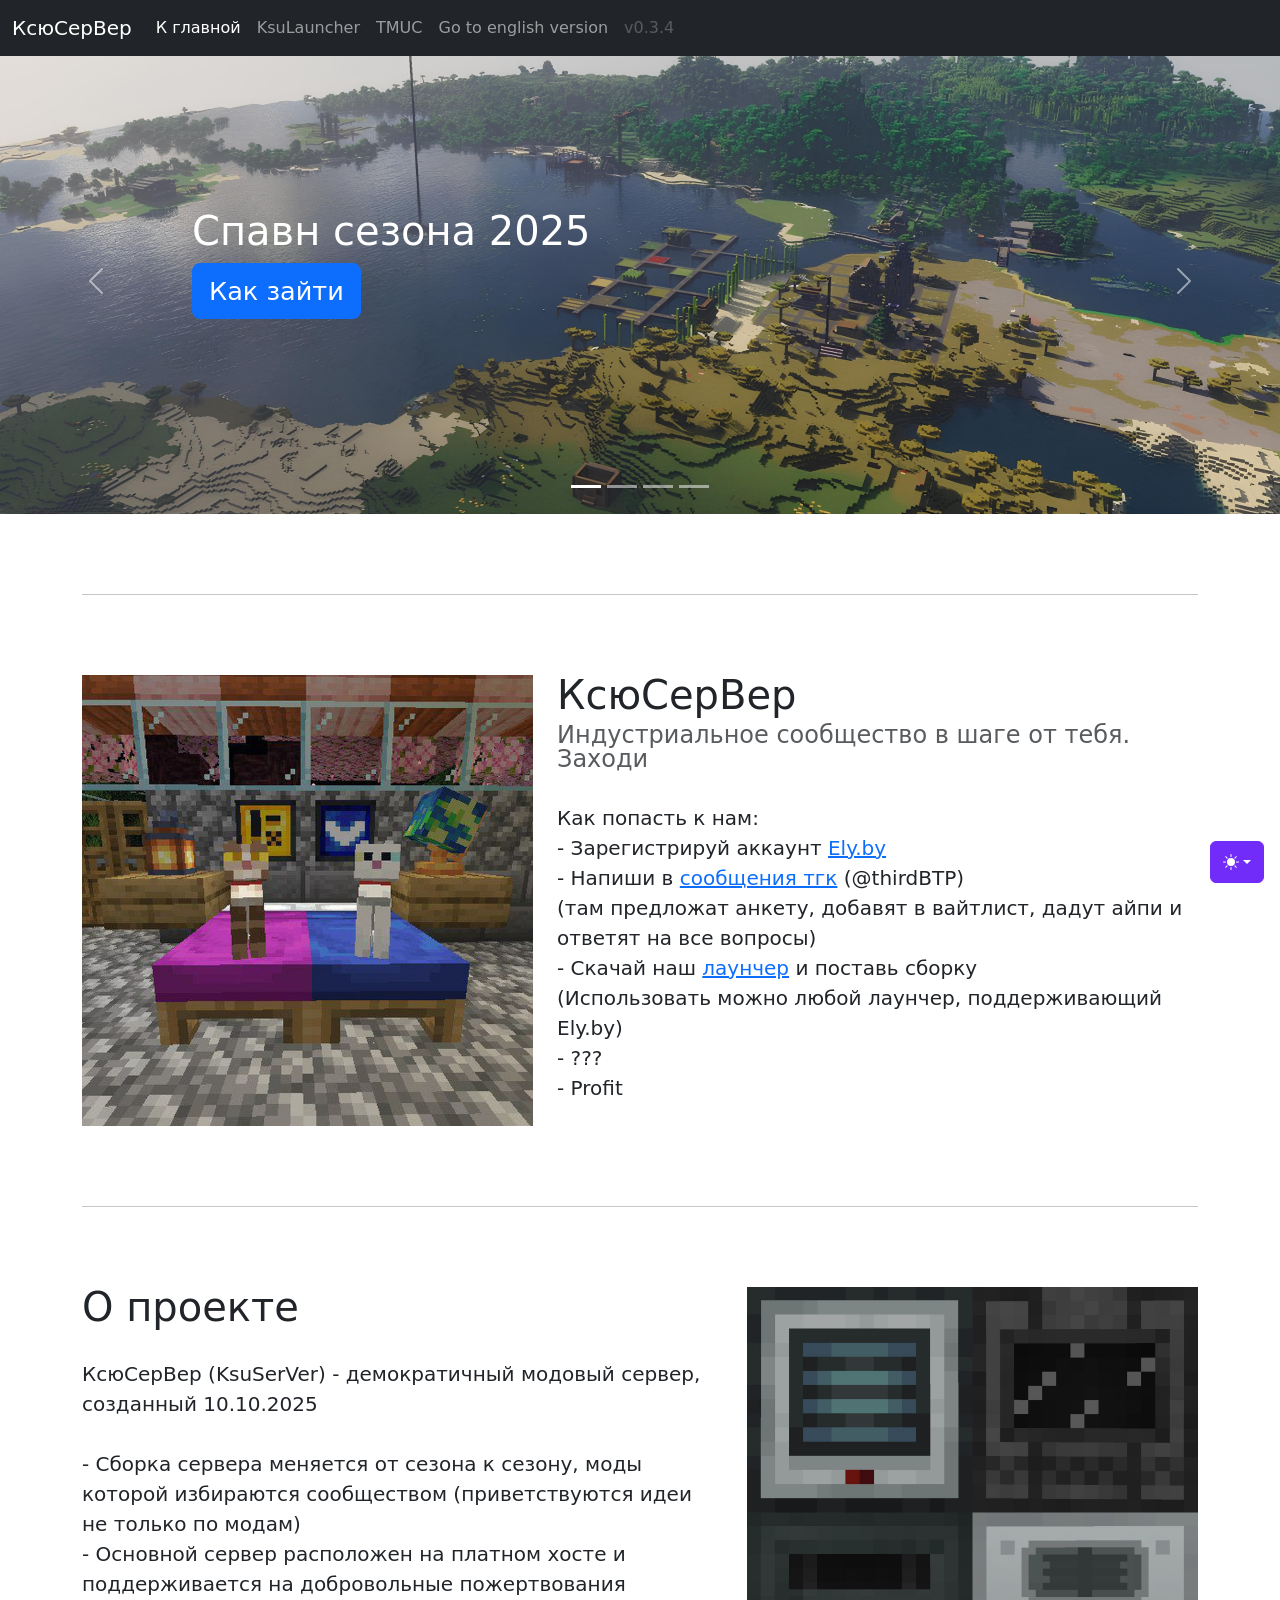
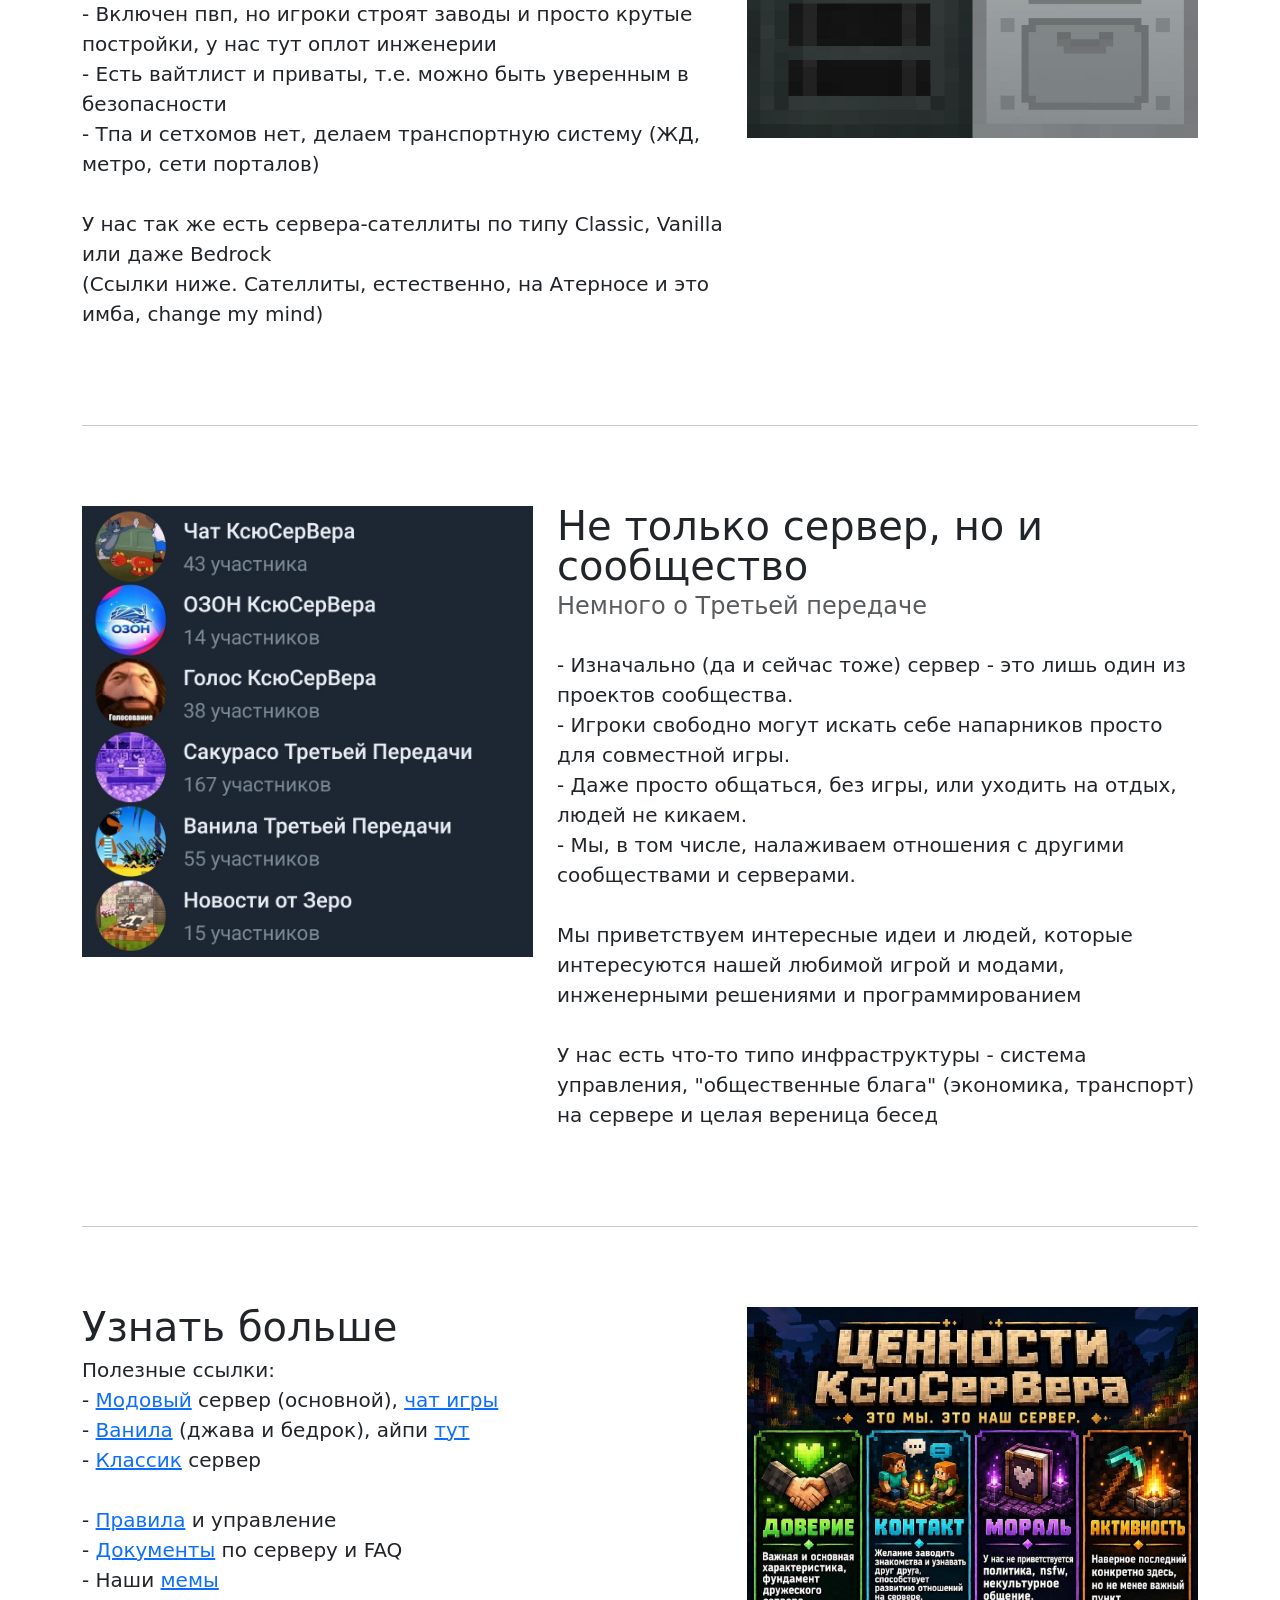
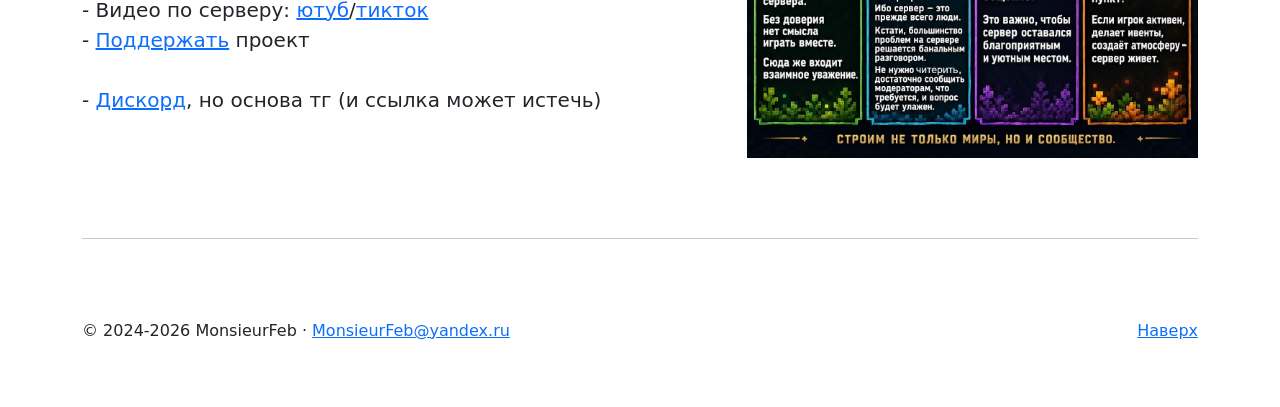
<file: server.html>
<!-- <link rel="canonical" href="https://getbootstrap.com/docs/5.3/examples/carousel/"> -->
<!doctype html>
<html lang="ru" data-bs-theme="auto">
  <head><script src="./assets/js/color-modes.js"></script>

    <!-- SEO Метатеги -->
    <link rel="alternate" hreflang="en" href="https://monsieurfeb.github.io/sveng.html" />
    <meta name="description" content="Официальный сервер КсюСерВер (KsuSerVer) от MonsieurFeb. Демократичный приватный (с вайтлистом) сервер с сообществом инженеров, посвящённый индустриальным модам">
    <meta name="keywords" content="КсюСерВер, KsuServer, Третья Передача, thirdBTP, MonsieurFeb, индустриальный сервер майнкрафт, приватный сервер майнкрафт, Ely.by, модовый сервер с вайтлистом">
    <meta name="author" content="MonsieurFeb">
    <meta name="robots" content="index, follow">

    <!-- Open Graph (Компактное превью для Telegram, Discord, VK) -->
    <meta property="og:type" content="website">
    <meta property="og:url" content="https://monsieurfeb.github.io/server.html">
    <meta property="og:title" content="КсюСерВер — Индустриальное сообщество в шаге от тебя">
    <meta property="og:description" content="Приватный сервер с индустриальными модами, вайтлистом и развитой инфраструктурой. Подавай заявку и строй заводы вместе с нами!">
    <meta property="og:image" content="https://monsieurfeb.github.io/assets/brand/logo.jpg">

    <!-- Twitter Card (Компактный вид summary) -->
    <meta name="twitter:card" content="summary">
    <meta name="twitter:url" content="https://monsieurfeb.github.io/server.html">
    <meta name="twitter:title" content="КсюСерВер — Индустриальный Minecraft сервер">
    <meta name="twitter:description" content="Модовый сервер КсюСерВер и сообщество «Третья Передача». Строим заводы, поезда и инженерные системы.">
    <meta name="twitter:image" content="https://monsieurfeb.github.io/assets/brand/logo.jpg">

    <!-- Базовые метатеги -->
    <meta charset="utf-8">
    <meta name="viewport" content="width=device-width, initial-scale=1">
    <title>КсюСерВер — Индустриальный сервер Minecraft</title>
    <link rel="icon" type="image/x-icon" href="assets/images/basic/favicon.ico">
    <link href="./assets/dist/css/bootstrap.min.css" rel="stylesheet">

    <!--<style></style>-->
    <!-- Custom styles for this template -->
    <link href="assets/css/carousel.css" rel="stylesheet">
  </head>
  <body>
  <svg xmlns="http://www.w3.org/2000/svg" class="d-none">
    <symbol id="check2" viewBox="0 0 16 16">
      <path d="M13.854 3.646a.5.5 0 0 1 0 .708l-7 7a.5.5 0 0 1-.708 0l-3.5-3.5a.5.5 0 1 1 .708-.708L6.5 10.293l6.646-6.647a.5.5 0 0 1 .708 0z"/>
    </symbol>
    <symbol id="circle-half" viewBox="0 0 16 16">
      <path d="M8 15A7 7 0 1 0 8 1v14zm0 1A8 8 0 1 1 8 0a8 8 0 0 1 0 16z"/>
    </symbol>
    <symbol id="moon-stars-fill" viewBox="0 0 16 16">
      <path d="M6 .278a.768.768 0 0 1 .08.858 7.208 7.208 0 0 0-.878 3.46c0 4.021 3.278 7.277 7.318 7.277.527 0 1.04-.055 1.533-.16a.787.787 0 0 1 .81.316.733.733 0 0 1-.031.893A8.349 8.349 0 0 1 8.344 16C3.734 16 0 12.286 0 7.71 0 4.266 2.114 1.312 5.124.06A.752.752 0 0 1 6 .278z"/>
      <path d="M10.794 3.148a.217.217 0 0 1 .412 0l.387 1.162c.173.518.579.924 1.097 1.097l1.162.387a.217.217 0 0 1 0 .412l-1.162.387a1.734 1.734 0 0 0-1.097 1.097l-.387 1.162a.217.217 0 0 1-.412 0l-.387-1.162A1.734 1.734 0 0 0 9.31 6.593l-1.162-.387a.217.217 0 0 1 0-.412l1.162-.387a1.734 1.734 0 0 0 1.097-1.097l.387-1.162zM13.863.099a.145.145 0 0 1 .274 0l.258.774c.115.346.386.617.732.732l.774.258a.145.145 0 0 1 0 .274l-.774.258a1.156 1.156 0 0 0-.732.732l-.258.774a.145.145 0 0 1-.274 0l-.258-.774a1.156 1.156 0 0 0-.732-.732l-.774-.258a.145.145 0 0 1 0-.274l.774-.258c.346-.115.617-.386.732-.732L13.863.1z"/>
    </symbol>
    <symbol id="sun-fill" viewBox="0 0 16 16">
      <path d="M8 12a4 4 0 1 0 0-8 4 4 0 0 0 0 8zM8 0a.5.5 0 0 1 .5.5v2a.5.5 0 0 1-1 0v-2A.5.5 0 0 1 8 0zm0 13a.5.5 0 0 1 .5.5v2a.5.5 0 0 1-1 0v-2A.5.5 0 0 1 8 13zm8-5a.5.5 0 0 1-.5.5h-2a.5.5 0 0 1 0-1h2a.5.5 0 0 1 .5.5zM3 8a.5.5 0 0 1-.5.5h-2a.5.5 0 0 1 0-1h2A.5.5 0 0 1 3 8zm10.657-5.657a.5.5 0 0 1 0 .707l-1.414 1.415a.5.5 0 1 1-.707-.708l1.414-1.414a.5.5 0 0 1 .707 0zm-9.193 9.193a.5.5 0 0 1 0 .707L3.05 13.657a.5.5 0 0 1-.707-.707l1.414-1.414a.5.5 0 0 1 .707 0zm9.193 2.121a.5.5 0 0 1-.707 0l-1.414-1.414a.5.5 0 0 1 .707-.707l1.414 1.414a.5.5 0 0 1 0 .707zM4.464 4.465a.5.5 0 0 1-.707 0L2.343 3.05a.5.5 0 1 1 .707-.707l1.414 1.414a.5.5 0 0 1 0 .708z"/>
    </symbol>
  </svg>

  <div class="dropdown position-fixed bottom-0 end-0 mb-3 me-3 bd-mode-toggle">
    <button class="btn btn-bd-primary py-2 dropdown-toggle d-flex align-items-center"
            id="bd-theme"
            type="button"
            aria-expanded="false"
            data-bs-toggle="dropdown"
            aria-label="Toggle theme (auto)">
      <svg class="bi my-1 theme-icon-active" width="1em" height="1em"><use href="#circle-half"></use></svg>
      <span class="visually-hidden" id="bd-theme-text">Toggle theme</span>
    </button>
    <ul class="dropdown-menu dropdown-menu-end shadow" aria-labelledby="bd-theme-text">
      <li>
        <button type="button" class="dropdown-item d-flex align-items-center" data-bs-theme-value="light" aria-pressed="false">
          <svg class="bi me-2 opacity-50" width="1em" height="1em"><use href="#sun-fill"></use></svg>
          Светлая
          <svg class="bi ms-auto d-none" width="1em" height="1em"><use href="#check2"></use></svg>
        </button>
      </li>
      <li>
        <button type="button" class="dropdown-item d-flex align-items-center" data-bs-theme-value="dark" aria-pressed="false">
          <svg class="bi me-2 opacity-50" width="1em" height="1em"><use href="#moon-stars-fill"></use></svg>
          Тёмная
          <svg class="bi ms-auto d-none" width="1em" height="1em"><use href="#check2"></use></svg>
        </button>
      </li>
      <li>
        <button type="button" class="dropdown-item d-flex align-items-center active" data-bs-theme-value="auto" aria-pressed="true">
          <svg class="bi me-2 opacity-50" width="1em" height="1em"><use href="#circle-half"></use></svg>
          Системная
          <svg class="bi ms-auto d-none" width="1em" height="1em"><use href="#check2"></use></svg>
        </button>
      </li>
    </ul>
  </div>

  <header data-bs-theme="dark">
    <nav class="navbar navbar-expand-md navbar-dark fixed-top bg-dark">
      <div class="container-fluid">
        <a class="navbar-brand" href="#">КсюСерВер</a>
        <button class="navbar-toggler" type="button" data-bs-toggle="collapse" data-bs-target="#navbarCollapse" aria-controls="navbarCollapse" aria-expanded="false" aria-label="Toggle navigation">
          <span class="navbar-toggler-icon"></span>
        </button>
        <div class="collapse navbar-collapse" id="navbarCollapse">
          <ul class="navbar-nav me-auto mb-2 mb-md-0">
            <li class="nav-item">
              <a class="nav-link active" aria-current="page" href="index.html">К главной</a>
            </li>
            <li class="nav-item">
              <a class="nav-link" href="https://github.com/MonsieurFeb/KsuLauncher/releases" rel="noopener noreferrer" target="_blank">KsuLauncher</a>
            </li>
            <li class="nav-item">
              <a class="nav-link" href="modpacks.html">TMUC</a>
            </li>
            <li class="nav-item">
              <a class="nav-link" href="sveng.html">Go to english version</a>
            </li>
            <!--              <li class="nav-item">-->
            <!--                <a class="nav-link" href="https://docs.google.com/spreadsheets/d/1u5vIX8oGjELeDfsSiaR8NvIATlkEW-N-MmX3r2Xlx8Q/edit?usp=sharing" rel="nofollow noopener noreferrer" target="_blank">Прогресс разработки</a>-->
            <!--              </li>-->
            <li class="nav-item">
              <a class="nav-link disabled" aria-disabled="true">v0.3.4</a>
            </li>
          </ul>
          <!--            <ul class="navbar-nav ms-auto mb-2 mb-md-0">-->
          <!--              <li class="nav-item">-->
          <!--                <a class="nav-link" data-bs-toggle="offcanvas" href="#offcanvas">Особая благодарность</a>-->
          <!--              <li class="nav-item">-->
          <!--            </ul>-->
        </div>
      </div>
    </nav>
  </header>

  <main>

    <div id="myCarousel" class="carousel slide mb-6 bg-dark" data-bs-ride="carousel" data-bs-theme="light" >
      <div class="carousel-indicators">
        <button type="button" data-bs-target="#myCarousel" data-bs-slide-to="0" class="active" aria-current="true" aria-label="Slide 1"></button>
        <button type="button" data-bs-target="#myCarousel" data-bs-slide-to="1" aria-label="Slide 2"></button>
        <button type="button" data-bs-target="#myCarousel" data-bs-slide-to="2" aria-label="Slide 3"></button>
        <button type="button" data-bs-target="#myCarousel" data-bs-slide-to="3" aria-label="Slide 4"></button>
      </div>
      <div class="carousel-inner">
        <div class="carousel-item active">
          <img src="assets/images/server/1seasonBanner.jpg" width="100%" alt="Картинка спавна сезона 2025">
          <div class="container">
            <div class="carousel-caption text-start text-white">
              <h1>Спавн сезона 2025</h1>
              <!--                <p class="opacity-75 mypfont">()</p>-->
              <p><a class="btn btn-lg btn-primary mypfont" href="#Gate">Как зайти</a></p>
            </div>
          </div>
        </div>
        <div class="carousel-item">
          <img src="assets/images/server/2seasonBanner.jpg" width="100%" alt="Картинка спавна сезона 2026.1">
          <div class="container">
            <div class="carousel-caption text-end text-white">
              <h1>Спавн сезона 2026.1</h1>
              <!--                <p class="opacity-75 mypfont">()</p>-->
              <p><a class="btn btn-lg btn-primary mypfont" href="#ServerInfo">О сервере</a></p>
            </div>
          </div>
        </div>
        <div class="carousel-item">
          <img src="assets/images/server/3seasonBanner.jpg" width="100%" alt="Картинка спавна сезона 2026.2">
          <div class="container">
            <div class="carousel-caption text-end text-white">
              <h1>Спавн сезона 2026.2</h1>
              <!--                <p class="opacity-75 mypfont">()</p>-->
              <p><a class="btn btn-lg btn-primary mypfont" href="#Сommunity">О сообществе</a></p>
            </div>
          </div>
        </div>
        <div class="carousel-item">
          <img src="assets/images/server/4seasonBanner.jpg" width="100%" alt="Картинка спавна сезона 2026.3">
          <div class="container">
            <div class="carousel-caption text-end text-white">
              <h1>Сезон 2026.3, идёт сейчас</h1>
              <!--                <p class="opacity-75 mypfont">()</p>-->
              <p><a class="btn btn-lg btn-primary mypfont" href="#MoreInfo">Узнать больше</a></p>
            </div>
          </div>
        </div>
        <!--          <div class="carousel-item">-->
        <!--            <img src="assets/brand/banner/HBMBanner.jpg" width="100%" alt="There should be a picture here :(">-->
        <!--            <div class="container">-->
        <!--              <div class="carousel-caption text-start text-white">-->
        <!--                <h1>TMUC-HBM</h1>-->
        <!--                <p class="opacity-75 mypfont">Постапокалиптичный мир, полный опасностей<br>(и возможностей!)</p>-->
        <!--                <p><a class="btn btn-lg btn-primary mypfont" href="#HBM">Перейти</a></p>-->
        <!--              </div>-->
        <!--            </div>-->
        <!--          </div>-->
      </div>
      <button class="carousel-control-prev" type="button" data-bs-target="#myCarousel" data-bs-slide="prev">
        <span class="carousel-control-prev-icon" aria-hidden="true"></span>
        <span class="visually-hidden">Previous</span>
      </button>
      <button class="carousel-control-next" type="button" data-bs-target="#myCarousel" data-bs-slide="next">
        <span class="carousel-control-next-icon" aria-hidden="true"></span>
        <span class="visually-hidden">Next</span>
      </button>
    </div>

    <!-- Marketing messaging and featurettes
    ================================================== -->
    <!-- Wrap the rest of the page in another container to center all the content. -->

    <div class="container marketing">

      <!-- START THE FEATURETTES -->

      <hr class="featurette-divider" id="Gate">

      <div class="row featurette">
        <div class="col-md-7 order-md-2">
          <h1 class="fw-normal lh-1">КсюСерВер</h1>
          <h4 class="fw-normal lh-1 text-body-secondary">Индустриальное сообщество в шаге от тебя. Заходи</h4>
          <br>
          <p class="lead">
            Как попасть к нам:<br>
            - Зарегистрируй аккаунт <a href="https://ely.by/" rel="noopener noreferrer" target="_blank">Ely.by</a><br>
            - Напиши в <a href="http://t.me/thirdBTP?direct" rel="nofollow noopener noreferrer" target="_blank">сообщения тгк</a> (@thirdBTP)<br>
            (там предложат анкету, добавят в вайтлист, дадут айпи и ответят на все вопросы)<br>
            - Скачай наш <a href="https://github.com/MonsieurFeb/KsuLauncher/releases" rel="noopener noreferrer" target="_blank">лаунчер</a> и поставь сборку<br>
            (Использовать можно любой лаунчер, поддерживающий Ely.by)<br>
            - ???<br>
            - Profit
          </p>
        </div>
        <div class="col-md-5 order-md-1">
          <img src="assets/images/basic/logo.jpg" width="100%" alt="Лого сообщества">
        </div>
      </div>

      <hr class="featurette-divider" id="ServerInfo">

      <div class="row featurette">
        <div class="col-md-7">
          <h1 class="fw-normal lh-1">О проекте</h1>
          <br>
          <p class="lead">
            КсюСерВер (KsuSerVer) - демократичный модовый сервер, созданный 10.10.2025<br><br>

            - Сборка сервера меняется от сезона к сезону, моды которой избираются сообществом (приветствуются идеи не только по модам)<br>
            - Основной сервер расположен на платном хосте и поддерживается на добровольные пожертвования<br>
            - Включен пвп, но игроки строят заводы и просто крутые постройки, у нас тут оплот инженерии<br>
            - Есть вайтлист и приваты, т.е. можно быть уверенным в безопасности<br>
            - Тпа и сетхомов нет, делаем транспортную систему (ЖД, метро, сети порталов)<br><br>

            У нас так же есть сервера-сателлиты по типу Classic, Vanilla или даже Bedrock<br>
            (Ссылки ниже. Сателлиты, естественно, на Атерносе и это имба, change my mind)
          </p>
        </div>
        <div class="col-md-5">
          <img src="assets/images/basic/TMUC.jpg" width="100%" alt="Картинка TMUC">
        </div>
      </div>

      <hr class="featurette-divider" id="Сommunity">

      <div class="row featurette">
        <div class="col-md-7 order-md-2">
          <h1 class="fw-normal lh-1">Не только сервер, но и сообщество</h1>
          <h4 class="fw-normal lh-1 text-body-secondary">Немного о Третьей передаче</h4>
          <br>
          <p class="lead">
            - Изначально (да и сейчас тоже) сервер - это лишь один из проектов сообщества.<br>
            - Игроки свободно могут искать себе напарников просто для совместной игры.<br>
            - Даже просто общаться, без игры, или уходить на отдых, людей не кикаем.<br>
            - Мы, в том числе, налаживаем отношения с другими сообществами и серверами.<br><br>
            Мы приветствуем интересные идеи и людей, которые интересуются нашей любимой игрой и модами, инженерными решениями и программированием<br><br>

            У нас есть что-то типо инфраструктуры - система управления, "общественные блага" (экономика, транспорт) на сервере и целая вереница бесед
          </p>
        </div>
        <div class="col-md-5 order-md-1">
          <img src="assets/images/server/chats.jpg" width="100%" alt="Картинка чатов">
        </div>
      </div>

      <hr class="featurette-divider" id="MoreInfo">

      <div class="row featurette">
        <div class="col-md-7">
          <h1 class="fw-normal lh-1">Узнать больше</h1>
          <p class="lead">
            Полезные ссылки:<br>
            - <a href="https://t.me/thirdChat" rel="nofollow noopener noreferrer" target="_blank">Модовый</a> сервер (основной), <a href="https://t.me/ksuserver" rel="nofollow noopener noreferrer" target="_blank">чат игры</a><br>
            - <a href="https://t.me/+EqkN-x4pjsJjMDky" rel="nofollow noopener noreferrer" target="_blank">Ванила</a> (джава и бедрок), айпи <a href="https://t.me/thirdBTP/1387" rel="nofollow noopener noreferrer" target="_blank">тут</a><br>
            - <a href="https://t.me/thirdBTP/1877" rel="nofollow noopener noreferrer" target="_blank">Классик</a> сервер<br><br>

            - <a href="https://t.me/thirdBTP/1103" rel="nofollow noopener noreferrer" target="_blank">Правила</a> и управление<br>
            - <a href="https://drive.google.com/drive/folders/1jTZ8XETiSFusGWm_sUqBDbANFkcUcgNQ?usp=drive_link" rel="nofollow noopener noreferrer" target="_blank">Документы</a> по серверу и FAQ<br>
            - Наши <a href="https://t.me/thirdBTP/1118" rel="nofollow noopener noreferrer" target="_blank">мемы</a><br>
            - Видео по серверу: <a href="https://youtube.com/playlist?list=PLwB268AI7jczYGq-Z_gXDvkkrSiozGg8n" rel="noopener noreferrer" target="_blank">ютуб</a>/<a href="https://vt.tiktok.com/ZS5xkAmAf/" rel="noopener noreferrer" target="_blank">тикток</a><br>
            - <a href="https://boosty.to/monsieurfeb" rel="sponsored noopener noreferrer" target="_blank">Поддержать</a> проект<br><br>

            - <a href="https://discord.gg/4VV2XjQfE" rel="nofollow noopener noreferrer" target="_blank">Дискорд</a>, но основа тг (и ссылка может истечь)
          </p>
        </div>
        <div class="col-md-5">
          <img src="assets/images/server/values.jpg" width="100%" alt="Картинка ценностей сервера">
        </div>
      </div>

      <!-- /END THE FEATURETTES -->

      <hr class="featurette-divider">

    </div>

    <!-- FOOTER -->
    <footer class="container">
      <p class="float-end"><a href="#">Наверх</a></p>
      <p>&copy; 2024-2026 MonsieurFeb &middot; <a href="mailto:MonsieurFeb@yandex.ru">MonsieurFeb@yandex.ru</a></p>
    </footer>
  </main>
  <script src="./assets/dist/js/bootstrap.bundle.min.js"></script>
  </body>
</html>
</file>
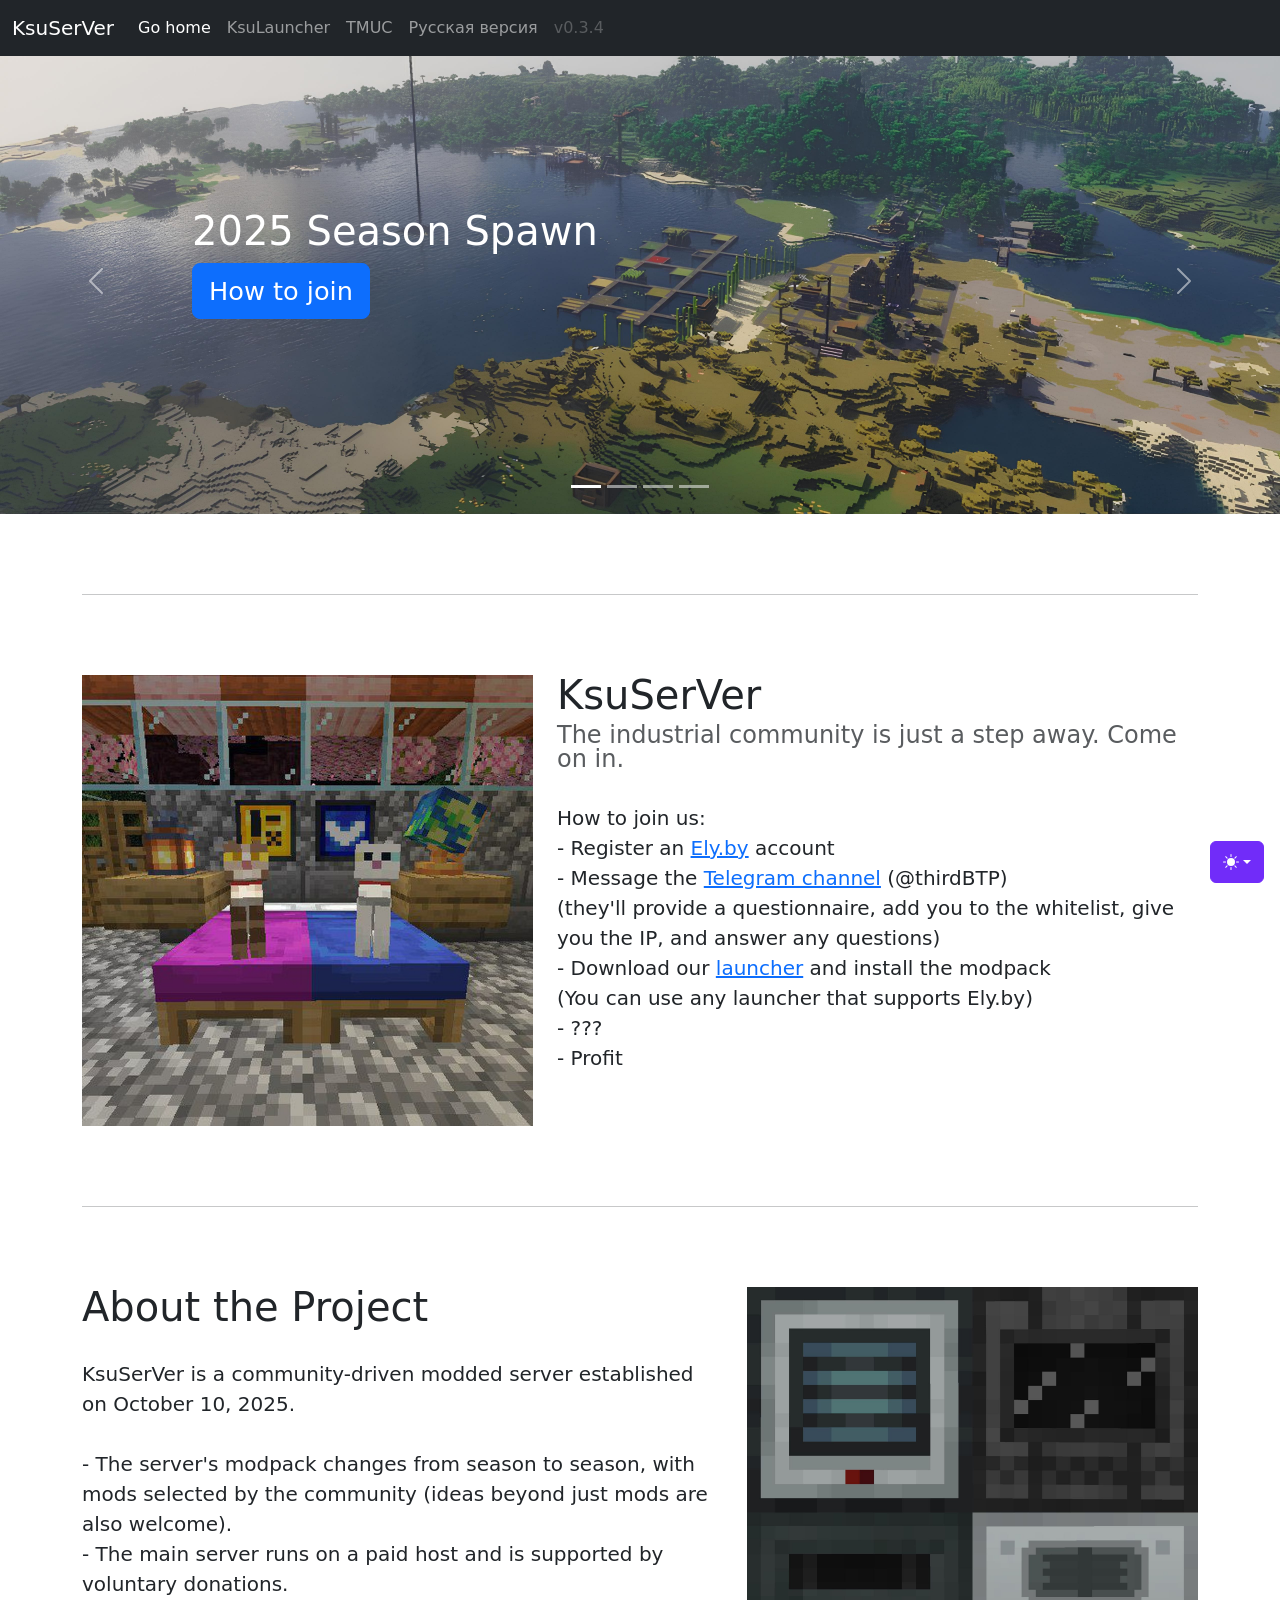
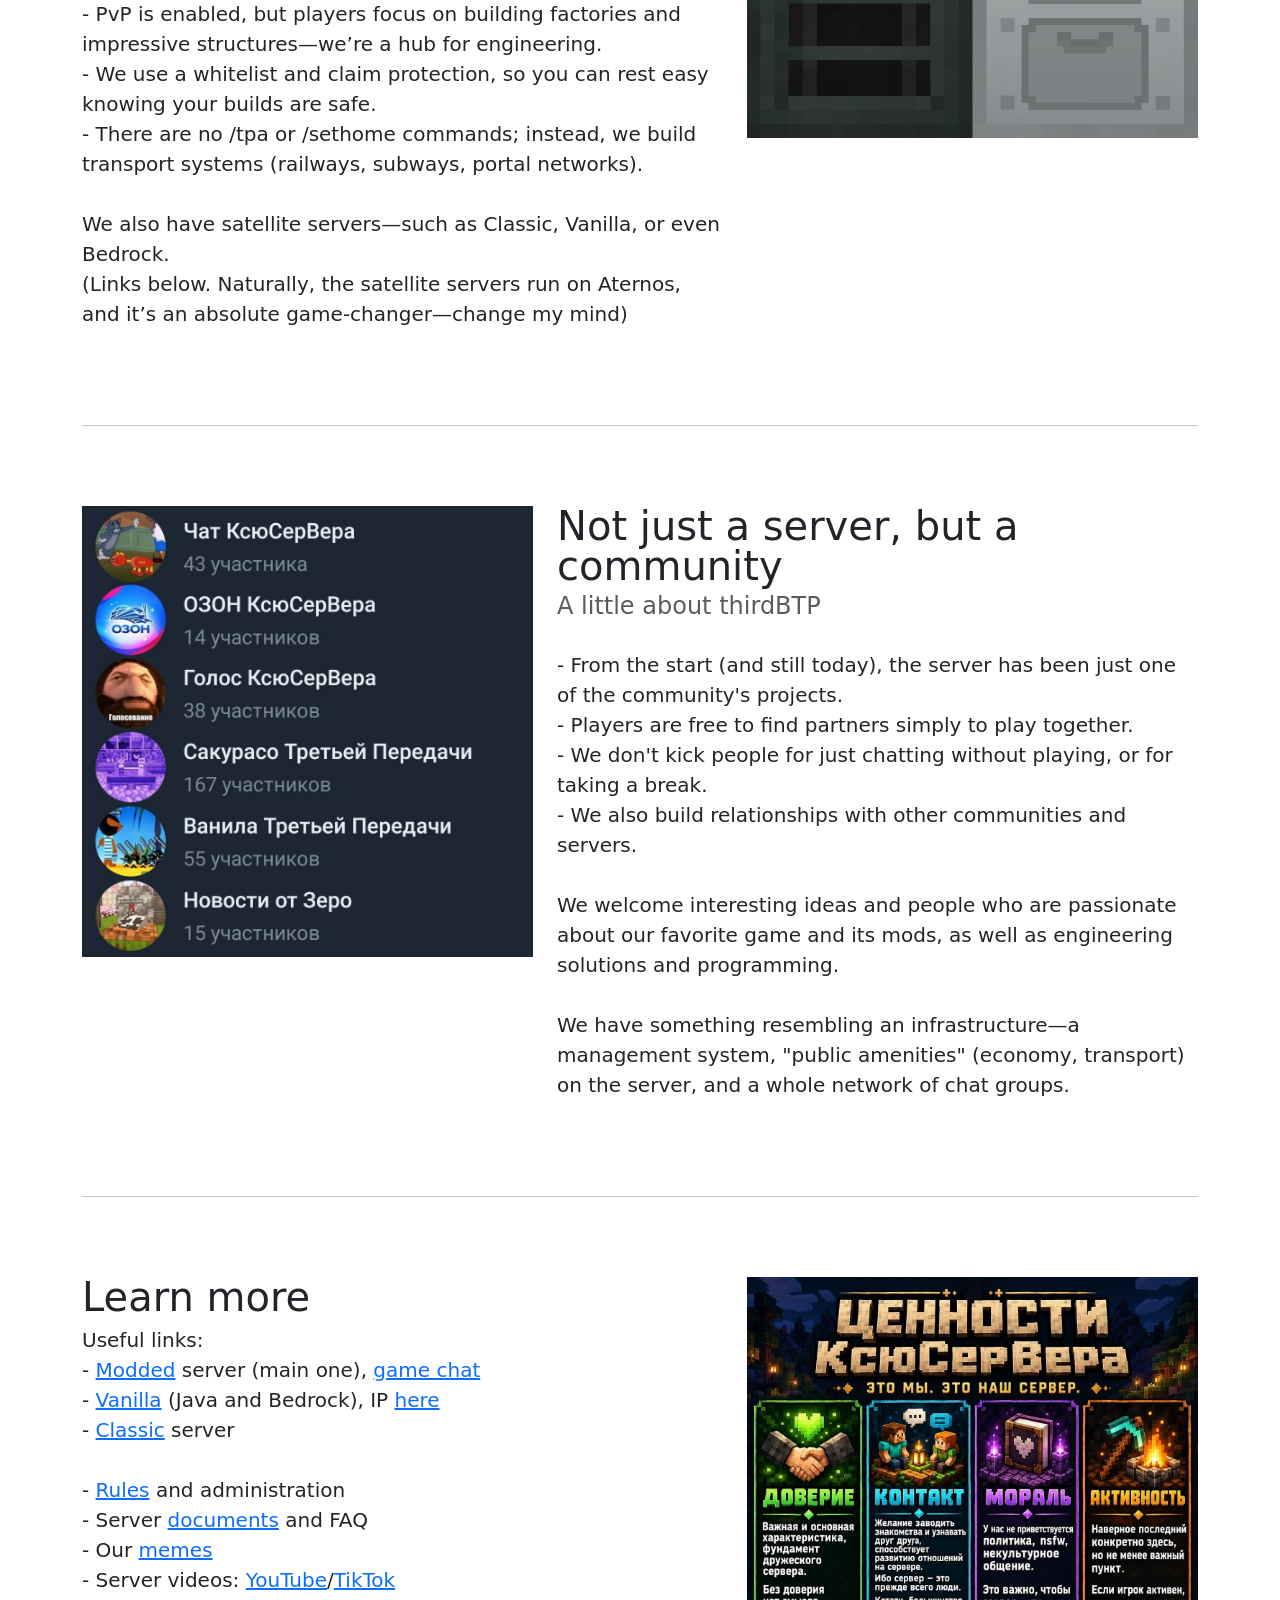
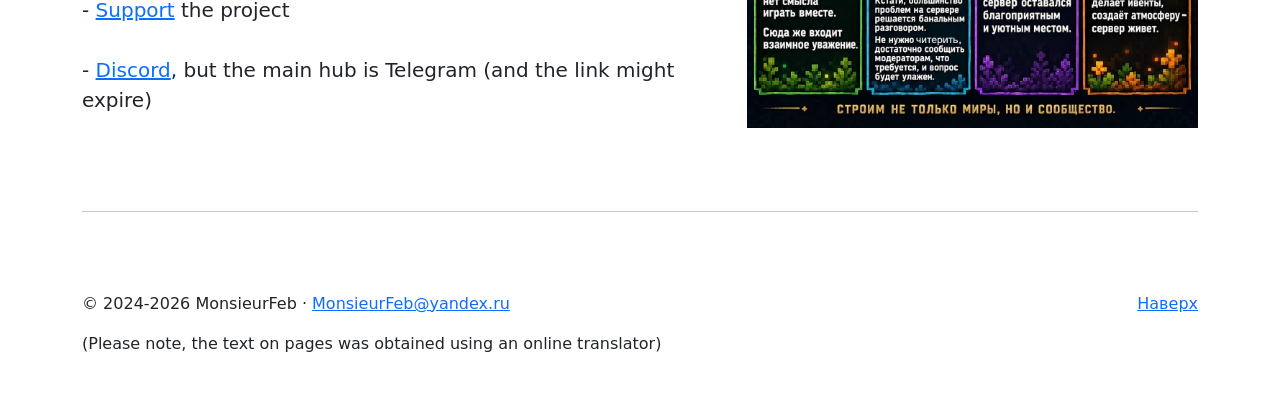
<file: sveng.html>
<!-- <link rel="canonical" href="https://getbootstrap.com/docs/5.3/examples/carousel/"> -->
<!doctype html>
<html lang="en" data-bs-theme="auto">
  <head><script src="./assets/js/color-modes.js"></script>

    <!-- SEO Meta Tags -->
    <link rel="alternate" hreflang="ru" href="https://monsieurfeb.github.io/server.html" />
    <meta name="description" content="Official website of KsuServer by MonsieurFeb. A private, community-driven industrial Minecraft server with seasons, a whitelist system, a friendly player base.">
    <meta name="keywords" content="KsuServer, КсюСерВер, thirdBTP, MonsieurFeb, industrial minecraft server, private modded server, minecraft whitelist, Ely.by server">
    <meta name="author" content="MonsieurFeb">
    <meta name="robots" content="index, follow">

    <!-- Open Graph (Compact preview) -->
    <meta property="og:type" content="website">
    <meta property="og:url" content="https://monsieurfeb.github.io/sveng.html">
    <meta property="og:title" content="KsuServer — Modded Minecraft Community">
    <meta property="og:description" content="Private modded server focused on tech mods, automation, and industrial systems. Apply via whitelist and start building!">
    <meta property="og:image" content="https://monsieurfeb.github.io/assets/brand/logo.jpg">

    <!-- Twitter Card (Summary mode) -->
    <meta name="twitter:card" content="summary">
    <meta name="twitter:url" content="https://monsieurfeb.github.io/sveng.html">
    <meta name="twitter:title" content="KsuServer — Industrial Minecraft">
    <meta name="twitter:description" content="Join KsuServer and the thirdBTP tech community. Build factories, railways, and automated setups.">
    <meta name="twitter:image" content="https://monsieurfeb.github.io/assets/brand/logo.jpg">

    <!-- Base Tags -->
    <meta charset="utf-8">
    <meta name="viewport" content="width=device-width, initial-scale=1">
    <title>KsuSerVer — Private Minecraft Tech Server</title>
    <link rel="icon" type="image/x-icon" href="assets/images/basic/favicon.ico">
    <link href="./assets/dist/css/bootstrap.min.css" rel="stylesheet">

    <!--<style></style>-->
    <!-- Custom styles for this template -->
    <link href="assets/css/carousel.css" rel="stylesheet">
  </head>
  <body>
  <svg xmlns="http://www.w3.org/2000/svg" class="d-none">
    <symbol id="check2" viewBox="0 0 16 16">
      <path d="M13.854 3.646a.5.5 0 0 1 0 .708l-7 7a.5.5 0 0 1-.708 0l-3.5-3.5a.5.5 0 1 1 .708-.708L6.5 10.293l6.646-6.647a.5.5 0 0 1 .708 0z"/>
    </symbol>
    <symbol id="circle-half" viewBox="0 0 16 16">
      <path d="M8 15A7 7 0 1 0 8 1v14zm0 1A8 8 0 1 1 8 0a8 8 0 0 1 0 16z"/>
    </symbol>
    <symbol id="moon-stars-fill" viewBox="0 0 16 16">
      <path d="M6 .278a.768.768 0 0 1 .08.858 7.208 7.208 0 0 0-.878 3.46c0 4.021 3.278 7.277 7.318 7.277.527 0 1.04-.055 1.533-.16a.787.787 0 0 1 .81.316.733.733 0 0 1-.031.893A8.349 8.349 0 0 1 8.344 16C3.734 16 0 12.286 0 7.71 0 4.266 2.114 1.312 5.124.06A.752.752 0 0 1 6 .278z"/>
      <path d="M10.794 3.148a.217.217 0 0 1 .412 0l.387 1.162c.173.518.579.924 1.097 1.097l1.162.387a.217.217 0 0 1 0 .412l-1.162.387a1.734 1.734 0 0 0-1.097 1.097l-.387 1.162a.217.217 0 0 1-.412 0l-.387-1.162A1.734 1.734 0 0 0 9.31 6.593l-1.162-.387a.217.217 0 0 1 0-.412l1.162-.387a1.734 1.734 0 0 0 1.097-1.097l.387-1.162zM13.863.099a.145.145 0 0 1 .274 0l.258.774c.115.346.386.617.732.732l.774.258a.145.145 0 0 1 0 .274l-.774.258a1.156 1.156 0 0 0-.732.732l-.258.774a.145.145 0 0 1-.274 0l-.258-.774a1.156 1.156 0 0 0-.732-.732l-.774-.258a.145.145 0 0 1 0-.274l.774-.258c.346-.115.617-.386.732-.732L13.863.1z"/>
    </symbol>
    <symbol id="sun-fill" viewBox="0 0 16 16">
      <path d="M8 12a4 4 0 1 0 0-8 4 4 0 0 0 0 8zM8 0a.5.5 0 0 1 .5.5v2a.5.5 0 0 1-1 0v-2A.5.5 0 0 1 8 0zm0 13a.5.5 0 0 1 .5.5v2a.5.5 0 0 1-1 0v-2A.5.5 0 0 1 8 13zm8-5a.5.5 0 0 1-.5.5h-2a.5.5 0 0 1 0-1h2a.5.5 0 0 1 .5.5zM3 8a.5.5 0 0 1-.5.5h-2a.5.5 0 0 1 0-1h2A.5.5 0 0 1 3 8zm10.657-5.657a.5.5 0 0 1 0 .707l-1.414 1.415a.5.5 0 1 1-.707-.708l1.414-1.414a.5.5 0 0 1 .707 0zm-9.193 9.193a.5.5 0 0 1 0 .707L3.05 13.657a.5.5 0 0 1-.707-.707l1.414-1.414a.5.5 0 0 1 .707 0zm9.193 2.121a.5.5 0 0 1-.707 0l-1.414-1.414a.5.5 0 0 1 .707-.707l1.414 1.414a.5.5 0 0 1 0 .707zM4.464 4.465a.5.5 0 0 1-.707 0L2.343 3.05a.5.5 0 1 1 .707-.707l1.414 1.414a.5.5 0 0 1 0 .708z"/>
    </symbol>
  </svg>

  <div class="dropdown position-fixed bottom-0 end-0 mb-3 me-3 bd-mode-toggle">
    <button class="btn btn-bd-primary py-2 dropdown-toggle d-flex align-items-center"
            id="bd-theme"
            type="button"
            aria-expanded="false"
            data-bs-toggle="dropdown"
            aria-label="Toggle theme (auto)">
      <svg class="bi my-1 theme-icon-active" width="1em" height="1em"><use href="#circle-half"></use></svg>
      <span class="visually-hidden" id="bd-theme-text">Toggle theme</span>
    </button>
    <ul class="dropdown-menu dropdown-menu-end shadow" aria-labelledby="bd-theme-text">
      <li>
        <button type="button" class="dropdown-item d-flex align-items-center" data-bs-theme-value="light" aria-pressed="false">
          <svg class="bi me-2 opacity-50" width="1em" height="1em"><use href="#sun-fill"></use></svg>
          Светлая
          <svg class="bi ms-auto d-none" width="1em" height="1em"><use href="#check2"></use></svg>
        </button>
      </li>
      <li>
        <button type="button" class="dropdown-item d-flex align-items-center" data-bs-theme-value="dark" aria-pressed="false">
          <svg class="bi me-2 opacity-50" width="1em" height="1em"><use href="#moon-stars-fill"></use></svg>
          Тёмная
          <svg class="bi ms-auto d-none" width="1em" height="1em"><use href="#check2"></use></svg>
        </button>
      </li>
      <li>
        <button type="button" class="dropdown-item d-flex align-items-center active" data-bs-theme-value="auto" aria-pressed="true">
          <svg class="bi me-2 opacity-50" width="1em" height="1em"><use href="#circle-half"></use></svg>
          Системная
          <svg class="bi ms-auto d-none" width="1em" height="1em"><use href="#check2"></use></svg>
        </button>
      </li>
    </ul>
  </div>

  <header data-bs-theme="dark">
    <nav class="navbar navbar-expand-md navbar-dark fixed-top bg-dark">
      <div class="container-fluid">
        <a class="navbar-brand" href="#">KsuSerVer</a>
        <button class="navbar-toggler" type="button" data-bs-toggle="collapse" data-bs-target="#navbarCollapse" aria-controls="navbarCollapse" aria-expanded="false" aria-label="Toggle navigation">
          <span class="navbar-toggler-icon"></span>
        </button>
        <div class="collapse navbar-collapse" id="navbarCollapse">
          <ul class="navbar-nav me-auto mb-2 mb-md-0">
            <li class="nav-item">
              <a class="nav-link active" aria-current="page" href="eng.html">Go home</a>
            </li>
            <li class="nav-item">
              <a class="nav-link" href="https://github.com/MonsieurFeb/KsuLauncher/releases" rel="noopener noreferrer" target="_blank">KsuLauncher</a>
            </li>
            <li class="nav-item">
              <a class="nav-link" href="mpeng.html">TMUC</a>
            </li>
            <li class="nav-item">
              <a class="nav-link" href="server.html">Русская версия</a>
            </li>
            <!--              <li class="nav-item">-->
            <!--                <a class="nav-link" href="https://docs.google.com/spreadsheets/d/1u5vIX8oGjELeDfsSiaR8NvIATlkEW-N-MmX3r2Xlx8Q/edit?usp=sharing" rel="nofollow noopener noreferrer" target="_blank">Прогресс разработки</a>-->
            <!--              </li>-->
            <li class="nav-item">
              <a class="nav-link disabled" aria-disabled="true">v0.3.4</a>
            </li>
          </ul>
          <!--            <ul class="navbar-nav ms-auto mb-2 mb-md-0">-->
          <!--              <li class="nav-item">-->
          <!--                <a class="nav-link" data-bs-toggle="offcanvas" href="#offcanvas">Особая благодарность</a>-->
          <!--              <li class="nav-item">-->
          <!--            </ul>-->
        </div>
      </div>
    </nav>
  </header>

  <main>

    <div id="myCarousel" class="carousel slide mb-6 bg-dark" data-bs-ride="carousel" data-bs-theme="light" >
      <div class="carousel-indicators">
        <button type="button" data-bs-target="#myCarousel" data-bs-slide-to="0" class="active" aria-current="true" aria-label="Slide 1"></button>
        <button type="button" data-bs-target="#myCarousel" data-bs-slide-to="1" aria-label="Slide 2"></button>
        <button type="button" data-bs-target="#myCarousel" data-bs-slide-to="2" aria-label="Slide 3"></button>
        <button type="button" data-bs-target="#myCarousel" data-bs-slide-to="3" aria-label="Slide 4"></button>
      </div>
      <div class="carousel-inner">
        <div class="carousel-item active">
          <img src="assets/images/server/1seasonBanner.jpg" width="100%" alt="There should be a picture here :(">
          <div class="container">
            <div class="carousel-caption text-start text-white">
              <h1>2025 Season Spawn</h1>
              <!--                <p class="opacity-75 mypfont">()</p>-->
              <p><a class="btn btn-lg btn-primary mypfont" href="#Gate">How to join</a></p>
            </div>
          </div>
        </div>
        <div class="carousel-item">
          <img src="assets/images/server/2seasonBanner.jpg" width="100%" alt="There should be a picture here :(">
          <div class="container">
            <div class="carousel-caption text-end text-white">
              <h1>2026.1 Season Spawn</h1>
              <!--                <p class="opacity-75 mypfont">()</p>-->
              <p><a class="btn btn-lg btn-primary mypfont" href="#ServerInfo">About the server</a></p>
            </div>
          </div>
        </div>
        <div class="carousel-item">
          <img src="assets/images/server/3seasonBanner.jpg" width="100%" alt="There should be a picture here :(">
          <div class="container">
            <div class="carousel-caption text-end text-white">
              <h1>2026.2 Season Spawn</h1>
              <!--                <p class="opacity-75 mypfont">()</p>-->
              <p><a class="btn btn-lg btn-primary mypfont" href="#Сommunity">About the community</a></p>
            </div>
          </div>
        </div>
        <div class="carousel-item">
          <img src="assets/images/server/4seasonBanner.jpg" width="100%" alt="There should be a picture here :(">
          <div class="container">
            <div class="carousel-caption text-end text-white">
              <h1>Season 2026.3 is currently underway</h1>
              <!--                <p class="opacity-75 mypfont">()</p>-->
              <p><a class="btn btn-lg btn-primary mypfont" href="#MoreInfo">Learn more</a></p>
            </div>
          </div>
        </div>
        <!--          <div class="carousel-item">-->
        <!--            <img src="assets/brand/banner/HBMBanner.jpg" width="100%" alt="There should be a picture here :(">-->
        <!--            <div class="container">-->
        <!--              <div class="carousel-caption text-start text-white">-->
        <!--                <h1>TMUC-HBM</h1>-->
        <!--                <p class="opacity-75 mypfont">Постапокалиптичный мир, полный опасностей<br>(и возможностей!)</p>-->
        <!--                <p><a class="btn btn-lg btn-primary mypfont" href="#HBM">Перейти</a></p>-->
        <!--              </div>-->
        <!--            </div>-->
        <!--          </div>-->
      </div>
      <button class="carousel-control-prev" type="button" data-bs-target="#myCarousel" data-bs-slide="prev">
        <span class="carousel-control-prev-icon" aria-hidden="true"></span>
        <span class="visually-hidden">Previous</span>
      </button>
      <button class="carousel-control-next" type="button" data-bs-target="#myCarousel" data-bs-slide="next">
        <span class="carousel-control-next-icon" aria-hidden="true"></span>
        <span class="visually-hidden">Next</span>
      </button>
    </div>

    <!-- Marketing messaging and featurettes
    ================================================== -->
    <!-- Wrap the rest of the page in another container to center all the content. -->

    <div class="container marketing">

      <!-- START THE FEATURETTES -->

      <hr class="featurette-divider" id="Gate">

      <div class="row featurette">
        <div class="col-md-7 order-md-2">
          <h1 class="fw-normal lh-1">KsuSerVer</h1>
          <h4 class="fw-normal lh-1 text-body-secondary">The industrial community is just a step away. Come on in.</h4>
          <br>
          <p class="lead">
            How to join us:<br>
            - Register an <a href="https://ely.by/" rel="noopener noreferrer" target="_blank">Ely.by</a> account<br>
            - Message the <a href="http://t.me/thirdBTP?direct" rel="nofollow noopener noreferrer" target="_blank">Telegram channel</a> (@thirdBTP)<br>
            (they'll provide a questionnaire, add you to the whitelist, give you the IP, and answer any questions)<br>
            - Download our <a href="https://github.com/MonsieurFeb/KsuLauncher/releases" rel="noopener noreferrer" target="_blank">launcher</a> and install the modpack<br>
            (You can use any launcher that supports Ely.by)<br>
            - ???<br>
            - Profit
          </p>
        </div>
        <div class="col-md-5 order-md-1">
          <img src="assets/images/basic/logo.jpg" width="100%" alt="There should be a picture here :(">
        </div>
      </div>

      <hr class="featurette-divider" id="ServerInfo">

      <div class="row featurette">
        <div class="col-md-7">
          <h1 class="fw-normal lh-1">About the Project</h1>
          <br>
          <p class="lead">
            KsuSerVer is a community-driven modded server established on October 10, 2025.<br><br>

            - The server's modpack changes from season to season, with mods selected by the community (ideas beyond just mods are also welcome).<br>
            - The main server runs on a paid host and is supported by voluntary donations.<br>
            - PvP is enabled, but players focus on building factories and impressive structures—we’re a hub for engineering.<br>
            - We use a whitelist and claim protection, so you can rest easy knowing your builds are safe.<br>
            - There are no /tpa or /sethome commands; instead, we build transport systems (railways, subways, portal networks).<br><br>

            We also have satellite servers—such as Classic, Vanilla, or even Bedrock.<br>
            (Links below. Naturally, the satellite servers run on Aternos, and it’s an absolute game-changer—change my mind)
          </p>
        </div>
        <div class="col-md-5">
          <img src="assets/images/basic/TMUC.jpg" width="100%" alt="There should be a picture here :(">
        </div>
      </div>

      <hr class="featurette-divider" id="Сommunity">

      <div class="row featurette">
        <div class="col-md-7 order-md-2">
          <h1 class="fw-normal lh-1">Not just a server, but a community</h1>
          <h4 class="fw-normal lh-1 text-body-secondary">A little about thirdBTP</h4>
          <br>
          <p class="lead">
            - From the start (and still today), the server has been just one of the community's projects.<br>
            - Players are free to find partners simply to play together.<br>
            - We don't kick people for just chatting without playing, or for taking a break.<br>
            - We also build relationships with other communities and servers.<br><br>
            We welcome interesting ideas and people who are passionate about our favorite game and its mods, as well as engineering solutions and programming.<br><br>

            We have something resembling an infrastructure—a management system, "public amenities" (economy, transport) on the server, and a whole network of chat groups.
          </p>
        </div>
        <div class="col-md-5 order-md-1">
          <img src="assets/images/server/chats.jpg" width="100%" alt="There should be a picture here :(">
        </div>
      </div>

      <hr class="featurette-divider" id="MoreInfo">

      <div class="row featurette">
        <div class="col-md-7">
          <h1 class="fw-normal lh-1">Learn more</h1>
          <p class="lead">
            Useful links:<br>
            - <a href="https://t.me/thirdChat" rel="nofollow noopener noreferrer" target="_blank">Modded</a> server (main one), <a href="https://t.me/ksuserver" rel="nofollow noopener noreferrer" target="_blank">game chat</a><br>
            - <a href="https://t.me/+EqkN-x4pjsJjMDky" rel="nofollow noopener noreferrer" target="_blank">Vanilla</a> (Java and Bedrock), IP <a href="https://t.me/thirdBTP/1387" rel="nofollow noopener noreferrer" target="_blank">here</a><br>
            - <a href="https://t.me/thirdBTP/1877" rel="nofollow noopener noreferrer" target="_blank">Classic</a> server<br><br>

            - <a href="https://t.me/thirdBTP/1103" rel="nofollow noopener noreferrer" target="_blank">Rules</a> and administration<br>
            - Server <a href="https://drive.google.com/drive/folders/1jTZ8XETiSFusGWm_sUqBDbANFkcUcgNQ?usp=drive_link" rel="nofollow noopener noreferrer" target="_blank">documents</a> and FAQ<br>
            - Our <a href="https://t.me/thirdBTP/1118" rel="nofollow noopener noreferrer" target="_blank">memes</a><br>
            - Server videos: <a href="https://youtube.com/playlist?list=PLwB268AI7jczYGq-Z_gXDvkkrSiozGg8n" rel="noopener noreferrer" target="_blank">YouTube</a>/<a href="https://vt.tiktok.com/ZS5xkAmAf/" rel="noopener noreferrer" target="_blank">TikTok</a><br>
            - <a href="https://boosty.to/monsieurfeb" rel="sponsored noopener noreferrer" target="_blank">Support</a> the project<br><br>

            - <a href="https://discord.gg/4VV2XjQfE" rel="nofollow noopener noreferrer" target="_blank">Discord</a>, but the main hub is Telegram (and the link might expire)
          </p>
        </div>
        <div class="col-md-5">
          <img src="assets/images/server/values.jpg" width="100%" alt="There should be a picture here :(">
        </div>
      </div>

      <!-- /END THE FEATURETTES -->

      <hr class="featurette-divider">

    </div>

    <!-- FOOTER -->
    <footer class="container">
      <p class="float-end"><a href="#">Наверх</a></p>
      <p>&copy; 2024-2026 MonsieurFeb &middot; <a href="mailto:MonsieurFeb@yandex.ru">MonsieurFeb@yandex.ru</a></p><p>(Please note, the text on pages was obtained using an online translator)</p>
    </footer>
  </main>
  <script src="./assets/dist/js/bootstrap.bundle.min.js"></script>
  </body>
</html>
</file>
<file: assets/css/blog.css>
/* stylelint-disable @stylistic/selector-list-comma-newline-after */

.blog-header-logo {
  font-family: "Playfair Display", Georgia, "Times New Roman", serif/*rtl:Amiri, Georgia, "Times New Roman", serif*/;
  font-size: 2.25rem;
}

.blog-header-logo:hover {
  text-decoration: none;
}

h1, h2, h3, h4, h5, h6 {
  font-family: "Playfair Display", Georgia, "Times New Roman", serif/*rtl:Amiri, Georgia, "Times New Roman", serif*/;
}

.flex-auto {
  flex: 0 0 auto;
}

.h-250 { height: 250px; }
@media (min-width: 768px) {
  .h-md-250 { height: 250px; }
}

/* Pagination */
.blog-pagination {
  margin-bottom: 4rem;
}

/*
 * Blog posts
 */
.blog-post {
  margin-bottom: 4rem;
}
.blog-post-meta {
  margin-bottom: 1.25rem;
  color: #727272;
}
</file>
<file: assets/css/carousel.css>
/* GLOBAL STYLES
-------------------------------------------------- */
/* Padding below the footer and lighter body text */

body {
  padding-top: 3rem;
  padding-bottom: 3rem;
  color: rgb(var(--bs-tertiary-color-rgb));
}


/* CUSTOMIZE THE CAROUSEL
-------------------------------------------------- */

/* Carousel base class */
.carousel {
  margin-bottom: 4rem;
}
/* Since positioning the image, we need to help out the caption */
.carousel-caption {
  bottom: 3rem;
  z-index: 10;
  /* background: rgba(0,0,0,0.6); */
  top: 0vw;
  bottom: auto;
  display: flex;
  flex-direction: column;
  justify-content: center;
  overflow: hidden;
  white-space: nowrap;
}

/* Declare heights because of positioning of img element */
.carousel-item {
  height: 32rem;
}

.carousel, .carousel-inner, .carousel-caption {
  min-height: 200px;
  height: 36.4vw;
}


/* MARKETING CONTENT
-------------------------------------------------- */

/* Center align the text within the three columns below the carousel */
.marketing .col-lg-4 {
  margin-bottom: 1.5rem;
  text-align: center;
}
/* rtl:begin:ignore */
.marketing .col-lg-4 p {
  margin-right: .75rem;
  margin-left: .75rem;
}
/* rtl:end:ignore */


/* Featurettes
------------------------- */

.featurette-divider {
  margin: 5rem 0; /* Space out the Bootstrap <hr> more */
}

/* Thin out the marketing headings */
/* rtl:begin:remove */
.featurette-heading {
  letter-spacing: -.05rem;
}

/* rtl:end:remove */

/* RESPONSIVE CSS
-------------------------------------------------- */

@media (min-width: 40em) {
  /* Bump up size of carousel content */
  .carousel-caption p {
    margin-bottom: 1.25rem;
    font-size: 1.25rem;
    line-height: 1.4;
  }

  .featurette-heading {
    font-size: 50px;
  }
}

@media (min-width: 62em) {
  .featurette-heading {
    margin-top: 7rem;
  }
}

/* FROM html file
-------------------------------------------------- */

.bd-placeholder-img {
  font-size: 1.125rem;
  text-anchor: middle;
  -webkit-user-select: none;
  -moz-user-select: none;
  user-select: none;
}

@media (min-width: 768px) {
  .bd-placeholder-img-lg {
    font-size: 3.5rem;
  }
}

.b-example-divider {
  width: 100%;
  height: 3rem;
  background-color: rgba(0, 0, 0, .1);
  border: solid rgba(0, 0, 0, .15);
  border-width: 1px 0;
  box-shadow: inset 0 .5em 1.5em rgba(0, 0, 0, .1), inset 0 .125em .5em rgba(0, 0, 0, .15);
}

.b-example-vr {
  flex-shrink: 0;
  width: 1.5rem;
  height: 100vh;
}

.bi {
  vertical-align: -.125em;
  fill: currentColor;
}

.nav-scroller {
  position: relative;
  z-index: 2;
  height: 2.75rem;
  overflow-y: hidden;
}

.nav-scroller .nav {
  display: flex;
  flex-wrap: nowrap;
  padding-bottom: 1rem;
  margin-top: -1px;
  overflow-x: auto;
  text-align: center;
  white-space: nowrap;
  -webkit-overflow-scrolling: touch;
}

.btn-bd-primary {
  --bd-violet-bg: #712cf9;
  --bd-violet-rgb: 112.520718, 44.062154, 249.437846;

  --bs-btn-font-weight: 600;
  --bs-btn-color: var(--bs-white);
  --bs-btn-bg: var(--bd-violet-bg);
  --bs-btn-border-color: var(--bd-violet-bg);
  --bs-btn-hover-color: var(--bs-white);
  --bs-btn-hover-bg: #6528e0;
  --bs-btn-hover-border-color: #6528e0;
  --bs-btn-focus-shadow-rgb: var(--bd-violet-rgb);
  --bs-btn-active-color: var(--bs-btn-hover-color);
  --bs-btn-active-bg: #5a23c8;
  --bs-btn-active-border-color: #5a23c8;
}

.bd-mode-toggle {
  z-index: 1500;
}

.bd-mode-toggle .dropdown-menu .active .bi {
  display: block !important;
}

[data-bs-theme="light"] .carousel .carousel-control-prev-icon,
[data-bs-theme="light"] .carousel .carousel-control-next-icon,
[data-bs-theme="light"].carousel .carousel-control-prev-icon,
[data-bs-theme="light"].carousel .carousel-control-next-icon {
  filter: none;
}

[data-bs-theme="light"] .carousel .carousel-indicators [data-bs-target],
[data-bs-theme="light"].carousel .carousel-indicators [data-bs-target] {
  background-color: #fff;
}

.btn {
  margin-bottom: 1%;
}

.mypfont {
  font-size: clamp(0.7rem, 2vw, 2.5rem);
  margin-bottom: clamp(0.5rem, 2vw, 1rem);
}

.nav-link {
  white-space: nowrap;
}

/*
h1 {
  font-size: clamp(1rem, 3vw, 2rem);
  line-height: clamp(1.2, 4vw, 1.5);
}

.btn-lg {
  --bs-btn-padding-y: clamp(0.5rem, 2vw, 1rem);
  --bs-btn-padding-x: clamp(0.5rem, 2vw, 1rem);
  --bs-btn-font-size: clamp(0.75rem, 1.5vw, 1rem);
}

.carousel {
  --container-width: 1280px;
  --scale-factor: calc(100vw / var(--container-width));
  transform: scale(var(--scale-factor));
  transform-origin: top left;
  width: var(--container-width);
}
*/
</file>
